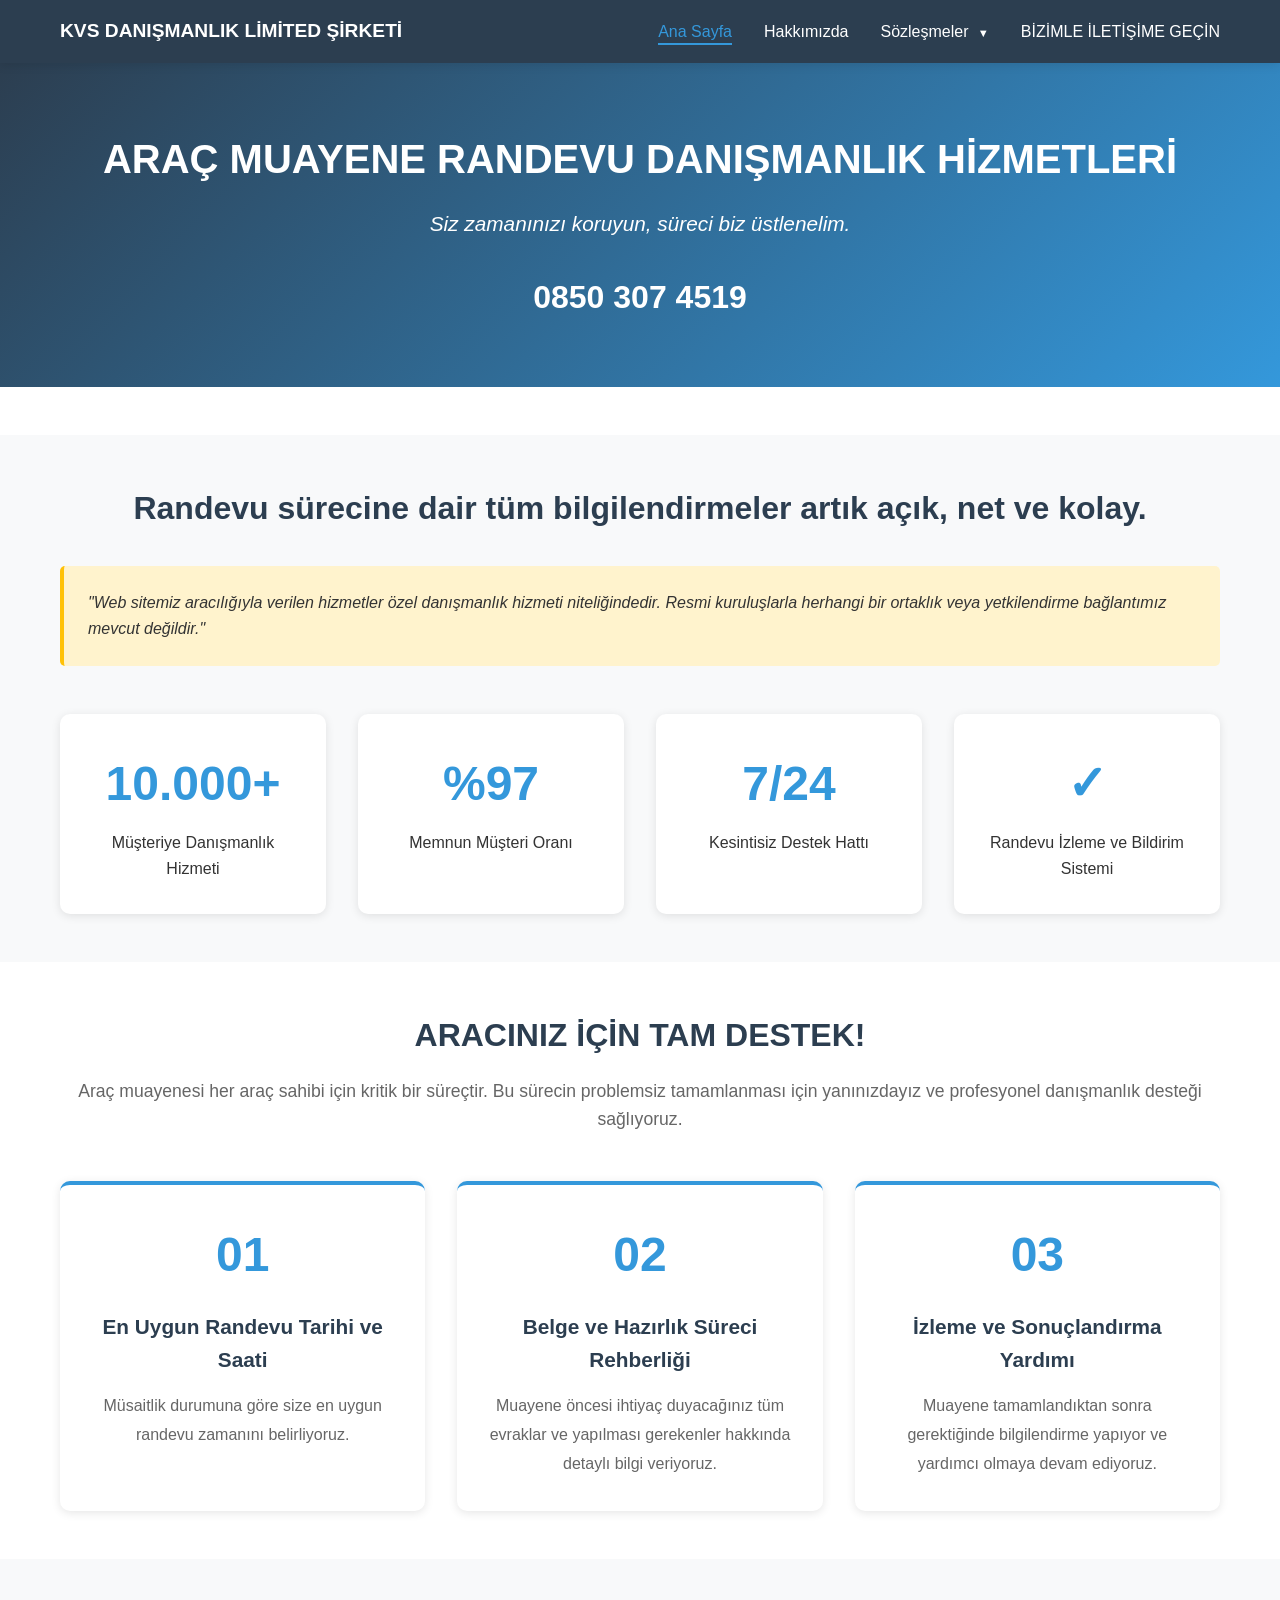
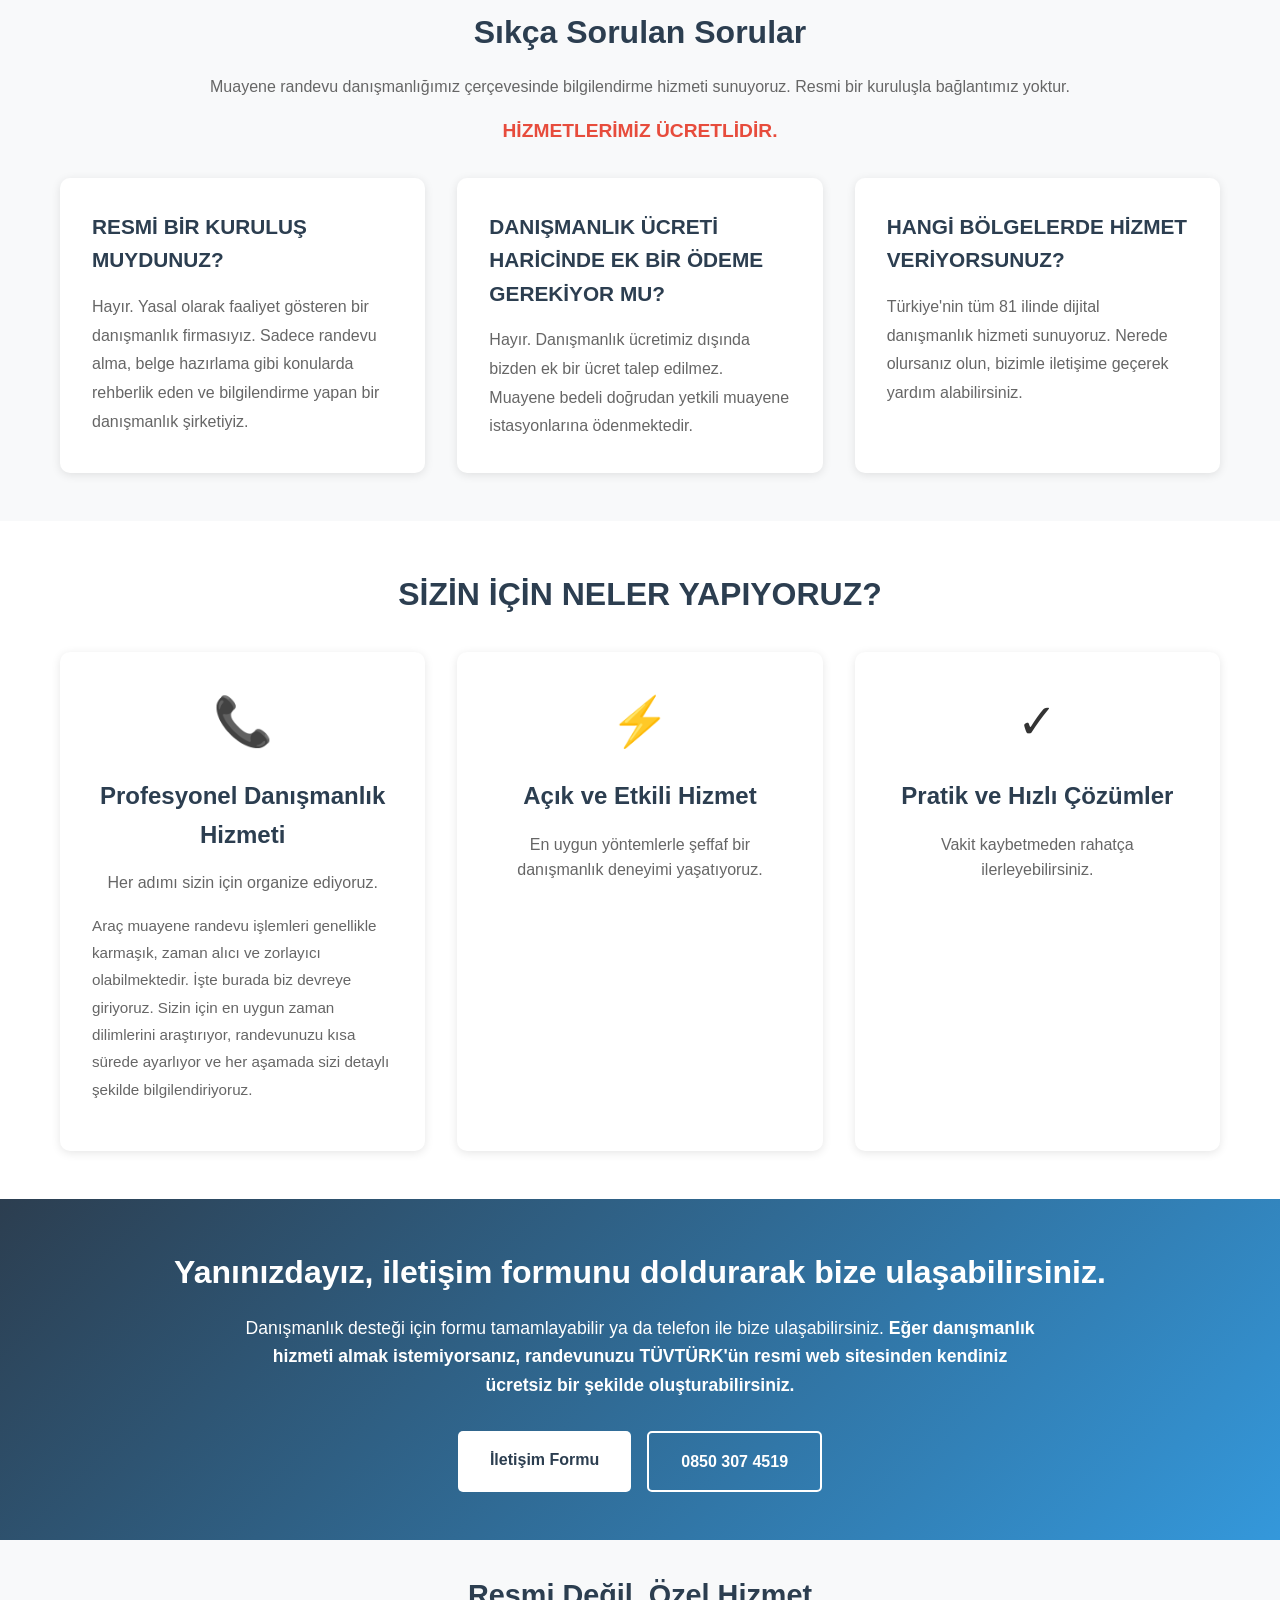
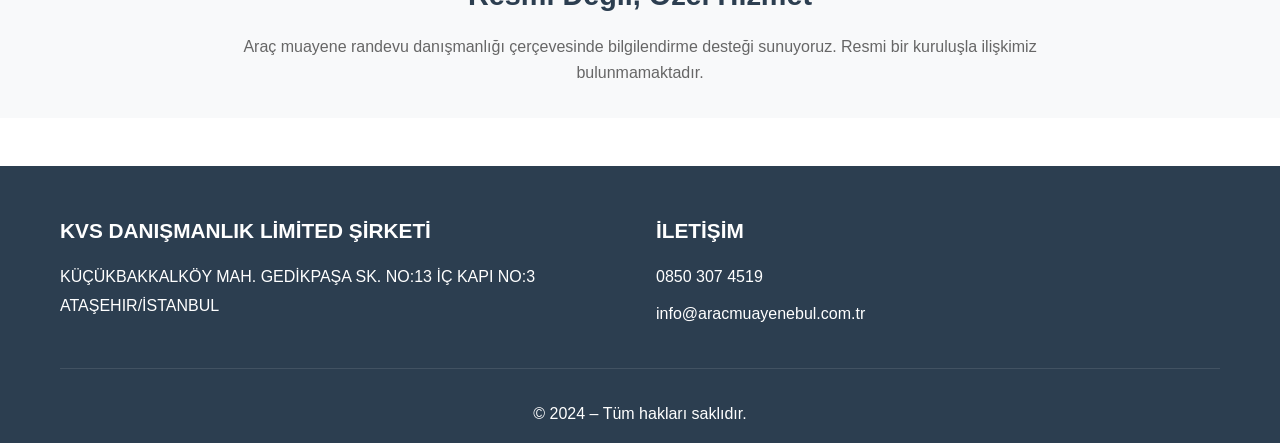
<file: index.html>
<!DOCTYPE html>
<html lang="tr">
<head>
    <meta charset="UTF-8">
    <meta name="viewport" content="width=device-width, initial-scale=1.0">
    <title>Ana Sayfa - Danışmanlık Hizmetleri</title>
    <link rel="stylesheet" href="style.css">
</head>
<body>
    <!-- Header -->
    <header class="header">
        <div class="container">
            <div class="header-content">
                <div class="logo">
                    <h1>KVS DANIŞMANLIK LİMİTED ŞİRKETİ</h1>
                </div>
                <nav class="nav">
                    <button class="menu-toggle" aria-label="Menu">
                        <span></span>
                        <span></span>
                        <span></span>
                    </button>
                    <ul class="nav-menu">
                        <li><a href="index.html" class="active">Ana Sayfa</a></li>
                        <li><a href="hakkimizda.html">Hakkımızda</a></li>
                        <li class="dropdown">
                            <a href="hizmet-sartlari.html">Sözleşmeler <span class="arrow">▼</span></a>
                            <ul class="dropdown-menu">
                                <li><a href="sozlesmeler/hizmet-sartlari.html">Hizmet Şartları</a></li>
                                <li><a href="sozlesmeler/gizlilik-guven.html">Gizlilik ve Güven Sözleşmesi</a></li>
                                <li><a href="sozlesmeler/aydinlatma-metni.html">Aydınlatma Metni ve Veri Korumaya İlişkin Açıklamalar</a></li>
                                <li><a href="sozlesmeler/kisisel-veriler.html">Kişisel Verilerin Korunması ve İşlenmesi Politikası</a></li>
                            </ul>
                        </li>
                        <li><a href="iletisim.html">BİZİMLE İLETİŞİME GEÇİN</a></li>
                    </ul>
                </nav>
            </div>
        </div>
    </header>

    <!-- Hero Section -->
    <section class="hero">
        <div class="container">
            <div class="hero-content">
                <h2>ARAÇ MUAYENE RANDEVU DANIŞMANLIK HİZMETLERİ</h2>
                <p class="hero-subtitle">Siz zamanınızı koruyun, süreci biz üstlenelim.</p>
                <div class="phone-number">
                    <a href="tel:08503074519">0850 307 4519</a>
                </div>
            </div>
        </div>
    </section>

    <!-- Main Content -->
    <main class="main-content">
        <!-- Info Section -->
        <section class="info-section">
            <div class="container">
                <h2>Randevu sürecine dair tüm bilgilendirmeler artık açık, net ve kolay.</h2>
                <div class="notice-box">
                    <p>"Web sitemiz aracılığıyla verilen hizmetler özel danışmanlık hizmeti niteliğindedir. Resmi kuruluşlarla herhangi bir ortaklık veya yetkilendirme bağlantımız mevcut değildir."</p>
                </div>
                
                <div class="stats-grid">
                    <div class="stat-card">
                        <div class="stat-number">10.000+</div>
                        <div class="stat-label">Müşteriye Danışmanlık Hizmeti</div>
                    </div>
                    <div class="stat-card">
                        <div class="stat-number">%97</div>
                        <div class="stat-label">Memnun Müşteri Oranı</div>
                    </div>
                    <div class="stat-card">
                        <div class="stat-number">7/24</div>
                        <div class="stat-label">Kesintisiz Destek Hattı</div>
                    </div>
                    <div class="stat-card">
                        <div class="stat-number">✓</div>
                        <div class="stat-label">Randevu İzleme ve Bildirim Sistemi</div>
                    </div>
                </div>
            </div>
        </section>

        <!-- About Section -->
        <section class="about-section">
            <div class="container">
                <h2>ARACINIZ İÇİN TAM DESTEK!</h2>
                <p class="section-intro">Araç muayenesi her araç sahibi için kritik bir süreçtir. Bu sürecin problemsiz tamamlanması için yanınızdayız ve profesyonel danışmanlık desteği sağlıyoruz.</p>
                
                <div class="process-steps">
                    <div class="step-card">
                        <div class="step-number">01</div>
                        <h3>En Uygun Randevu Tarihi ve Saati</h3>
                        <p>Müsaitlik durumuna göre size en uygun randevu zamanını belirliyoruz.</p>
                    </div>
                    <div class="step-card">
                        <div class="step-number">02</div>
                        <h3>Belge ve Hazırlık Süreci Rehberliği</h3>
                        <p>Muayene öncesi ihtiyaç duyacağınız tüm evraklar ve yapılması gerekenler hakkında detaylı bilgi veriyoruz.</p>
                    </div>
                    <div class="step-card">
                        <div class="step-number">03</div>
                        <h3>İzleme ve Sonuçlandırma Yardımı</h3>
                        <p>Muayene tamamlandıktan sonra gerektiğinde bilgilendirme yapıyor ve yardımcı olmaya devam ediyoruz.</p>
                    </div>
                </div>
            </div>
        </section>

        <!-- FAQ Section -->
        <section class="faq-section">
            <div class="container">
                <h2>Sıkça Sorulan Sorular</h2>
                <p class="faq-intro">Muayene randevu danışmanlığımız çerçevesinde bilgilendirme hizmeti sunuyoruz. Resmi bir kuruluşla bağlantımız yoktur.</p>
                <p class="price-notice"><strong>HİZMETLERİMİZ ÜCRETLİDİR.</strong></p>
                
                <div class="faq-grid">
                    <div class="faq-item">
                        <h3>RESMİ BİR KURULUŞ MUYDUNUZ?</h3>
                        <p>Hayır. Yasal olarak faaliyet gösteren bir danışmanlık firmasıyız. Sadece randevu alma, belge hazırlama gibi konularda rehberlik eden ve bilgilendirme yapan bir danışmanlık şirketiyiz.</p>
                    </div>
                    <div class="faq-item">
                        <h3>DANIŞMANLIK ÜCRETİ HARİCİNDE EK BİR ÖDEME GEREKİYOR MU?</h3>
                        <p>Hayır. Danışmanlık ücretimiz dışında bizden ek bir ücret talep edilmez. Muayene bedeli doğrudan yetkili muayene istasyonlarına ödenmektedir.</p>
                    </div>
                    <div class="faq-item">
                        <h3>HANGİ BÖLGELERDE HİZMET VERİYORSUNUZ?</h3>
                        <p>Türkiye'nin tüm 81 ilinde dijital danışmanlık hizmeti sunuyoruz. Nerede olursanız olun, bizimle iletişime geçerek yardım alabilirsiniz.</p>
                    </div>
                </div>
            </div>
        </section>

        <!-- Services Section -->
        <section class="services-section">
            <div class="container">
                <h2>SİZİN İÇİN NELER YAPIYORUZ?</h2>
                
                <div class="services-grid">
                    <div class="service-card">
                        <div class="service-icon">📞</div>
                        <h3>Profesyonel Danışmanlık Hizmeti</h3>
                        <p>Her adımı sizin için organize ediyoruz.</p>
                        <p class="service-description">Araç muayene randevu işlemleri genellikle karmaşık, zaman alıcı ve zorlayıcı olabilmektedir. İşte burada biz devreye giriyoruz. Sizin için en uygun zaman dilimlerini araştırıyor, randevunuzu kısa sürede ayarlıyor ve her aşamada sizi detaylı şekilde bilgilendiriyoruz.</p>
                    </div>
                    <div class="service-card">
                        <div class="service-icon">⚡</div>
                        <h3>Açık ve Etkili Hizmet</h3>
                        <p>En uygun yöntemlerle şeffaf bir danışmanlık deneyimi yaşatıyoruz.</p>
                    </div>
                    <div class="service-card">
                        <div class="service-icon">✓</div>
                        <h3>Pratik ve Hızlı Çözümler</h3>
                        <p>Vakit kaybetmeden rahatça ilerleyebilirsiniz.</p>
                    </div>
                </div>
            </div>
        </section>

        <!-- Contact CTA Section -->
        <section class="contact-cta">
            <div class="container">
                <h2>Yanınızdayız, iletişim formunu doldurarak bize ulaşabilirsiniz.</h2>
                <p>Danışmanlık desteği için formu tamamlayabilir ya da telefon ile bize ulaşabilirsiniz. <strong>Eğer danışmanlık hizmeti almak istemiyorsanız, randevunuzu TÜVTÜRK'ün resmi web sitesinden kendiniz ücretsiz bir şekilde oluşturabilirsiniz.</strong></p>
                <div class="cta-buttons">
                    <a href="iletisim.html" class="btn btn-primary">İletişim Formu</a>
                    <a href="tel:08503074519" class="btn btn-secondary">0850 307 4519</a>
                </div>
            </div>
        </section>

        <!-- Notice Section -->
        <section class="notice-section">
            <div class="container">
                <h2>Resmi Değil, Özel Hizmet</h2>
                <p>Araç muayene randevu danışmanlığı çerçevesinde bilgilendirme desteği sunuyoruz. Resmi bir kuruluşla ilişkimiz bulunmamaktadır.</p>
            </div>
        </section>
    </main>

    <!-- Footer -->
    <footer class="footer">
        <div class="container">
            <div class="footer-content">
                <div class="footer-section">
                    <h3>KVS DANIŞMANLIK LİMİTED ŞİRKETİ</h3>
                    <p>KÜÇÜKBAKKALKÖY MAH. GEDİKPAŞA SK. NO:13 İÇ KAPI NO:3<br>ATAŞEHIR/İSTANBUL</p>
                </div>
                <div class="footer-section">
                    <h3>İLETİŞİM</h3>
                    <p><a href="tel:08503074519">0850 307 4519</a></p>
                    <p><a href="mailto:info@aracmuayenebul.com.tr">info@aracmuayenebul.com.tr</a></p>
                </div>
            </div>
            <div class="footer-bottom">
                <p>&copy; 2024 – Tüm hakları saklıdır.</p>
            </div>
        </div>
    </footer>

    <script src="script.js"></script>
</body>
</html>
</file>
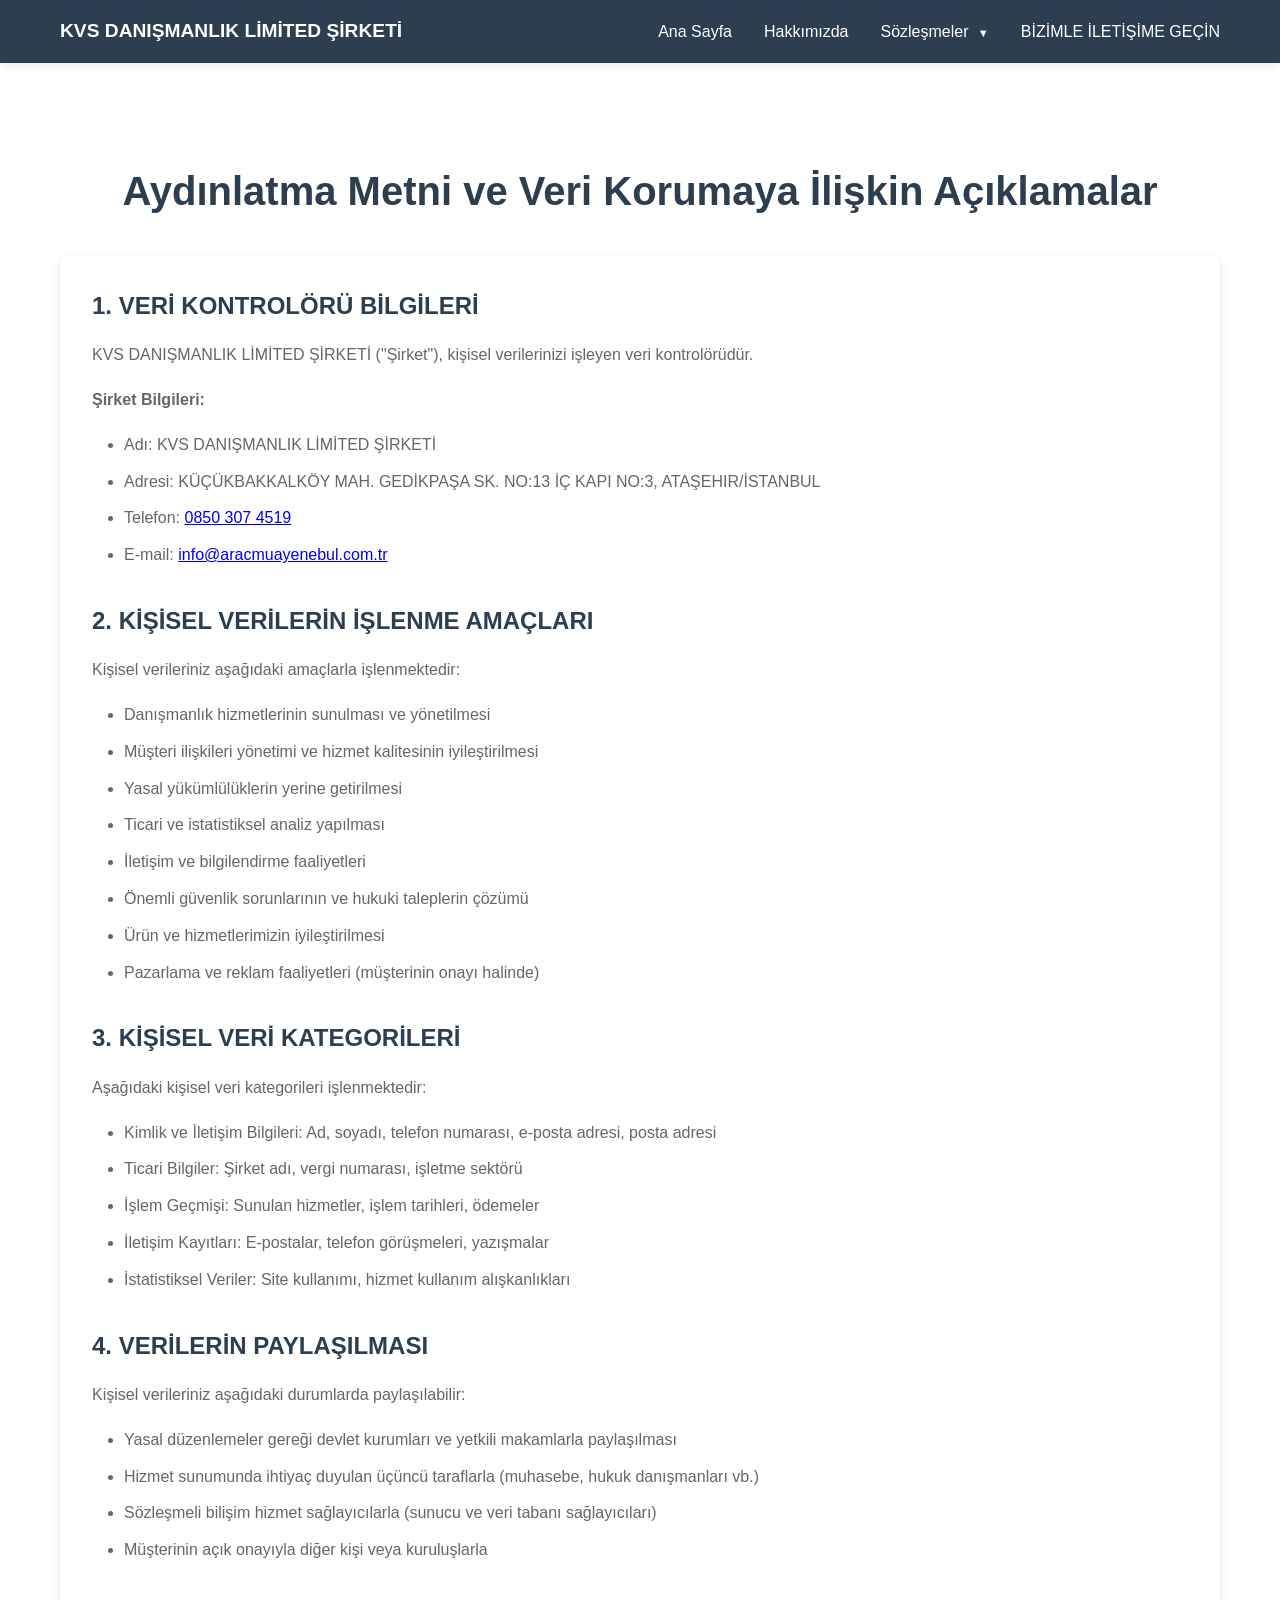
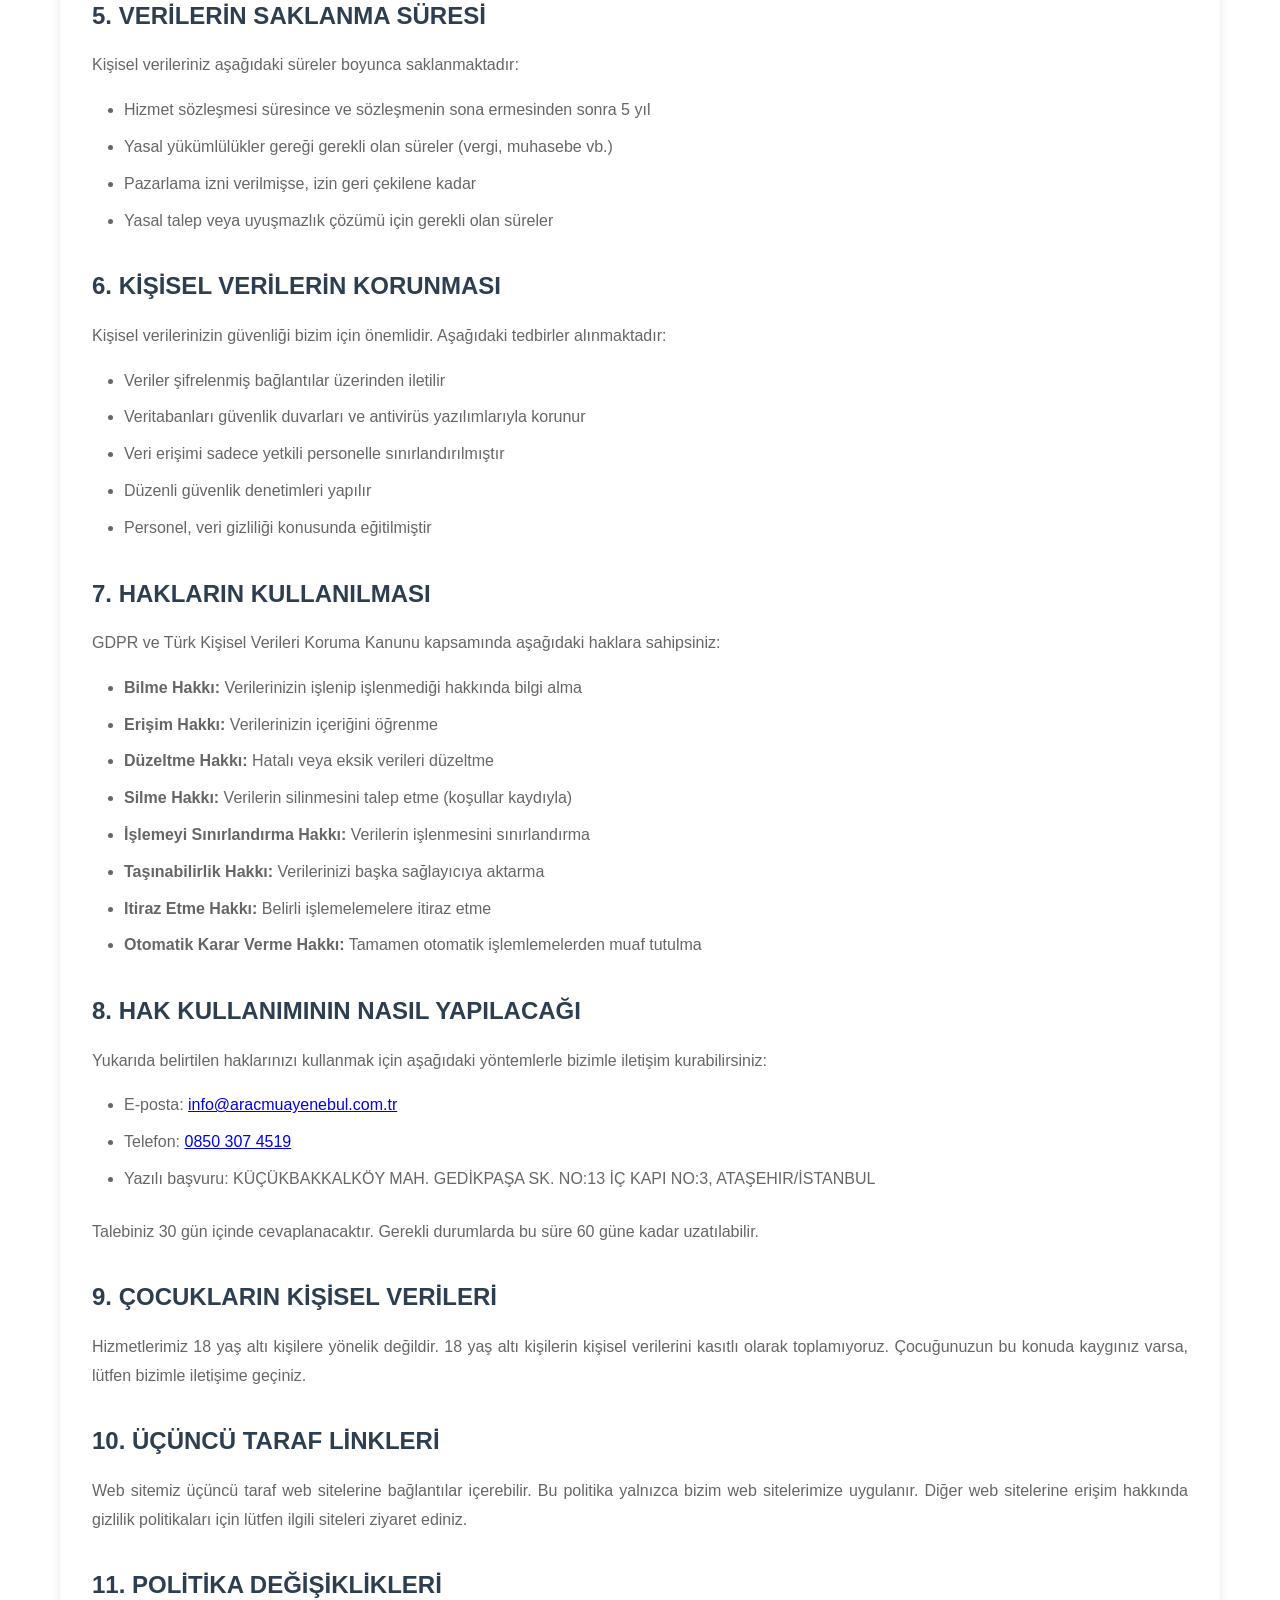
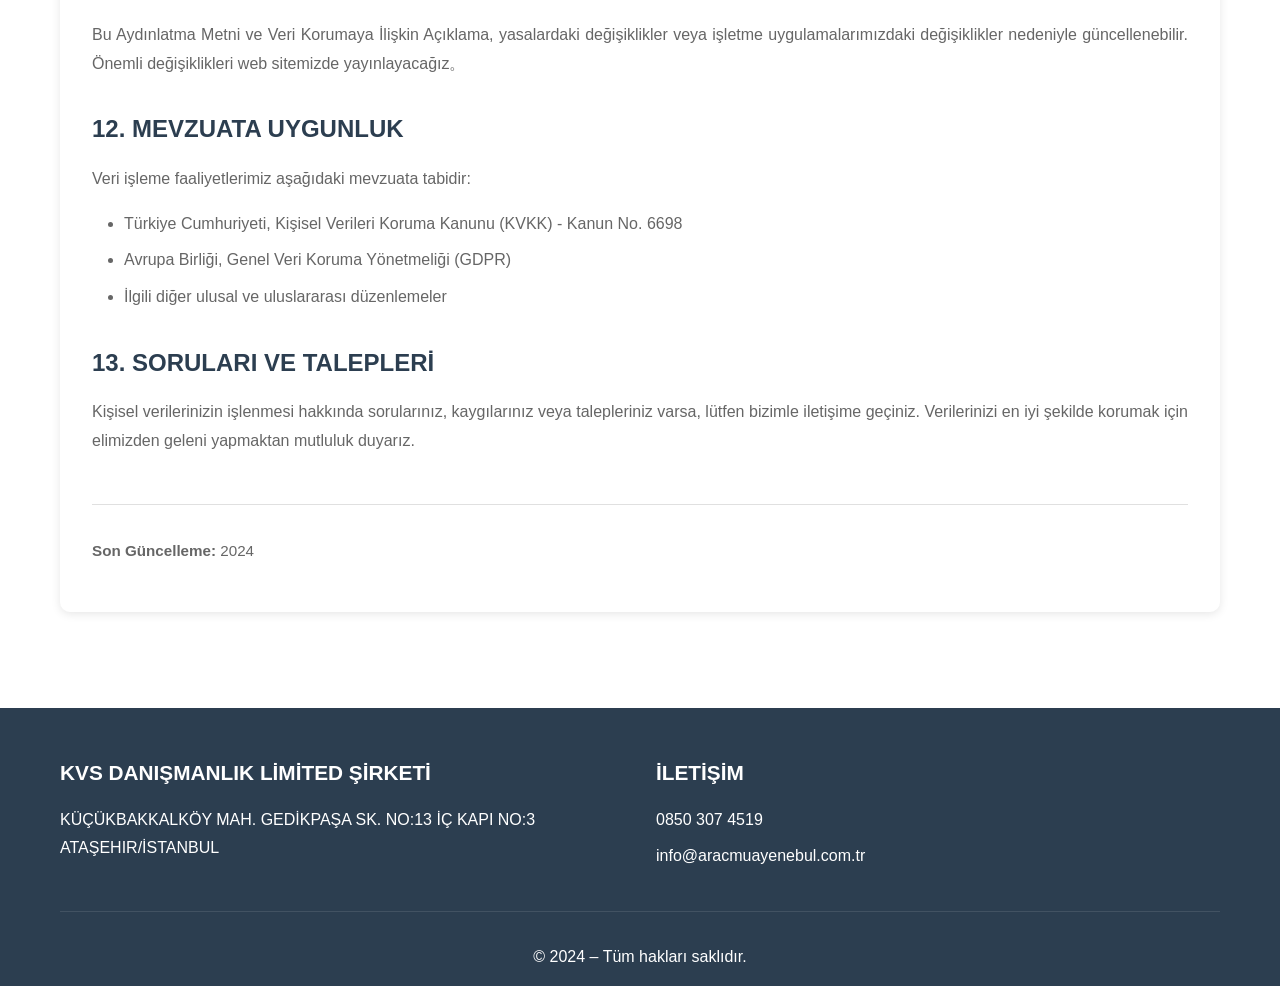
<file: aydinlatma-metni.html>
<!DOCTYPE html>
<html lang="tr">
<head>
    <meta charset="UTF-8">
    <meta name="viewport" content="width=device-width, initial-scale=1.0">
    <title>Aydınlatma Metni - Danışmanlık Hizmetleri</title>
    <link rel="stylesheet" href="style.css">
</head>
<body>
    <!-- Header -->
    <header class="header">
        <div class="container">
            <div class="header-content">
                <div class="logo">
                    <h1>KVS DANIŞMANLIK LİMİTED ŞİRKETİ</h1>
                </div>
                <nav class="nav">
                    <button class="menu-toggle" aria-label="Menu">
                        <span></span>
                        <span></span>
                        <span></span>
                    </button>
                    <ul class="nav-menu">
                        <li><a href="index.html">Ana Sayfa</a></li>
                        <li><a href="hakkimizda.html">Hakkımızda</a></li>
                        <li class="dropdown">
                            <a href="aydinlatma-metni.html">Sözleşmeler <span class="arrow">▼</span></a>
                            <ul class="dropdown-menu">
                                <li><a href="hizmet-sartlari.html">Hizmet Şartları</a></li>
                                <li><a href="gizlilik-guven.html">Gizlilik ve Güven Sözleşmesi</a></li>
                                <li><a href="aydinlatma-metni.html" class="active">Aydınlatma Metni ve Veri Korumaya İlişkin Açıklamalar</a></li>
                                <li><a href="kisisel-veriler.html">Kişisel Verilerin Korunması ve İşlenmesi Politikası</a></li>
                            </ul>
                        </li>
                        <li><a href="iletisim.html">BİZİMLE İLETİŞİME GEÇİN</a></li>
                    </ul>
                </nav>
            </div>
        </div>
    </header>

    <!-- Main Content -->
    <main class="main-content">
        <section class="page-section">
            <div class="container">
                <h1>Aydınlatma Metni ve Veri Korumaya İlişkin Açıklamalar</h1>
                
                <div class="legal-content">
                    <h2>1. VERİ KONTROLÖRÜ BİLGİLERİ</h2>
                    <p>KVS DANIŞMANLIK LİMİTED ŞİRKETİ ("Şirket"), kişisel verilerinizi işleyen veri kontrolörüdür.</p>
                    <p><strong>Şirket Bilgileri:</strong></p>
                    <ul>
                        <li>Adı: KVS DANIŞMANLIK LİMİTED ŞİRKETİ</li>
                        <li>Adresi: KÜÇÜKBAKKALKÖY MAH. GEDİKPAŞA SK. NO:13 İÇ KAPI NO:3, ATAŞEHIR/İSTANBUL</li>
                        <li>Telefon: <a href="tel:08503074519">0850 307 4519</a></li>
                        <li>E-mail: <a href="mailto:info@aracmuayenebul.com.tr">info@aracmuayenebul.com.tr</a></li>
                    </ul>

                    <h2>2. KİŞİSEL VERİLERİN İŞLENME AMAÇLARI</h2>
                    <p>Kişisel verileriniz aşağıdaki amaçlarla işlenmektedir:</p>
                    <ul>
                        <li>Danışmanlık hizmetlerinin sunulması ve yönetilmesi</li>
                        <li>Müşteri ilişkileri yönetimi ve hizmet kalitesinin iyileştirilmesi</li>
                        <li>Yasal yükümlülüklerin yerine getirilmesi</li>
                        <li>Ticari ve istatistiksel analiz yapılması</li>
                        <li>İletişim ve bilgilendirme faaliyetleri</li>
                        <li>Önemli güvenlik sorunlarının ve hukuki taleplerin çözümü</li>
                        <li>Ürün ve hizmetlerimizin iyileştirilmesi</li>
                        <li>Pazarlama ve reklam faaliyetleri (müşterinin onayı halinde)</li>
                    </ul>

                    <h2>3. KİŞİSEL VERİ KATEGORİLERİ</h2>
                    <p>Aşağıdaki kişisel veri kategorileri işlenmektedir:</p>
                    <ul>
                        <li>Kimlik ve İletişim Bilgileri: Ad, soyadı, telefon numarası, e-posta adresi, posta adresi</li>
                        <li>Ticari Bilgiler: Şirket adı, vergi numarası, işletme sektörü</li>
                        <li>İşlem Geçmişi: Sunulan hizmetler, işlem tarihleri, ödemeler</li>
                        <li>İletişim Kayıtları: E-postalar, telefon görüşmeleri, yazışmalar</li>
                        <li>İstatistiksel Veriler: Site kullanımı, hizmet kullanım alışkanlıkları</li>
                    </ul>

                    <h2>4. VERİLERİN PAYLAŞILMASI</h2>
                    <p>Kişisel verileriniz aşağıdaki durumlarda paylaşılabilir:</p>
                    <ul>
                        <li>Yasal düzenlemeler gereği devlet kurumları ve yetkili makamlarla paylaşılması</li>
                        <li>Hizmet sunumunda ihtiyaç duyulan üçüncü taraflarla (muhasebe, hukuk danışmanları vb.)</li>
                        <li>Sözleşmeli bilişim hizmet sağlayıcılarla (sunucu ve veri tabanı sağlayıcıları)</li>
                        <li>Müşterinin açık onayıyla diğer kişi veya kuruluşlarla</li>
                    </ul>

                    <h2>5. VERİLERİN SAKLANMA SÜRESİ</h2>
                    <p>Kişisel verileriniz aşağıdaki süreler boyunca saklanmaktadır:</p>
                    <ul>
                        <li>Hizmet sözleşmesi süresince ve sözleşmenin sona ermesinden sonra 5 yıl</li>
                        <li>Yasal yükümlülükler gereği gerekli olan süreler (vergi, muhasebe vb.)</li>
                        <li>Pazarlama izni verilmişse, izin geri çekilene kadar</li>
                        <li>Yasal talep veya uyuşmazlık çözümü için gerekli olan süreler</li>
                    </ul>

                    <h2>6. KİŞİSEL VERİLERİN KORUNMASI</h2>
                    <p>Kişisel verilerinizin güvenliği bizim için önemlidir. Aşağıdaki tedbirler alınmaktadır:</p>
                    <ul>
                        <li>Veriler şifrelenmiş bağlantılar üzerinden iletilir</li>
                        <li>Veritabanları güvenlik duvarları ve antivirüs yazılımlarıyla korunur</li>
                        <li>Veri erişimi sadece yetkili personelle sınırlandırılmıştır</li>
                        <li>Düzenli güvenlik denetimleri yapılır</li>
                        <li>Personel, veri gizliliği konusunda eğitilmiştir</li>
                    </ul>

                    <h2>7. HAKLARIN KULLANILMASI</h2>
                    <p>GDPR ve Türk Kişisel Verileri Koruma Kanunu kapsamında aşağıdaki haklara sahipsiniz:</p>
                    <ul>
                        <li><strong>Bilme Hakkı:</strong> Verilerinizin işlenip işlenmediği hakkında bilgi alma</li>
                        <li><strong>Erişim Hakkı:</strong> Verilerinizin içeriğini öğrenme</li>
                        <li><strong>Düzeltme Hakkı:</strong> Hatalı veya eksik verileri düzeltme</li>
                        <li><strong>Silme Hakkı:</strong> Verilerin silinmesini talep etme (koşullar kaydıyla)</li>
                        <li><strong>İşlemeyi Sınırlandırma Hakkı:</strong> Verilerin işlenmesini sınırlandırma</li>
                        <li><strong>Taşınabilirlik Hakkı:</strong> Verilerinizi başka sağlayıcıya aktarma</li>
                        <li><strong>Itiraz Etme Hakkı:</strong> Belirli işlemelemelere itiraz etme</li>
                        <li><strong>Otomatik Karar Verme Hakkı:</strong> Tamamen otomatik işlemlemelerden muaf tutulma</li>
                    </ul>

                    <h2>8. HAK KULLANIMININ NASIL YAPILACAĞI</h2>
                    <p>Yukarıda belirtilen haklarınızı kullanmak için aşağıdaki yöntemlerle bizimle iletişim kurabilirsiniz:</p>
                    <ul>
                        <li>E-posta: <a href="mailto:info@aracmuayenebul.com.tr">info@aracmuayenebul.com.tr</a></li>
                        <li>Telefon: <a href="tel:08503074519">0850 307 4519</a></li>
                        <li>Yazılı başvuru: KÜÇÜKBAKKALKÖY MAH. GEDİKPAŞA SK. NO:13 İÇ KAPI NO:3, ATAŞEHIR/İSTANBUL</li>
                    </ul>
                    <p>Talebiniz 30 gün içinde cevaplanacaktır. Gerekli durumlarda bu süre 60 güne kadar uzatılabilir.</p>

                    <h2>9. ÇOCUKLARIN KİŞİSEL VERİLERİ</h2>
                    <p>Hizmetlerimiz 18 yaş altı kişilere yönelik değildir. 18 yaş altı kişilerin kişisel verilerini kasıtlı olarak toplamıyoruz. Çocuğunuzun bu konuda kaygınız varsa, lütfen bizimle iletişime geçiniz.</p>

                    <h2>10. ÜÇÜNCÜ TARAF LİNKLERİ</h2>
                    <p>Web sitemiz üçüncü taraf web sitelerine bağlantılar içerebilir. Bu politika yalnızca bizim web sitelerimize uygulanır. Diğer web sitelerine erişim hakkında gizlilik politikaları için lütfen ilgili siteleri ziyaret ediniz.</p>

                    <h2>11. POLİTİKA DEĞİŞİKLİKLERİ</h2>
                    <p>Bu Aydınlatma Metni ve Veri Korumaya İlişkin Açıklama, yasalardaki değişiklikler veya işletme uygulamalarımızdaki değişiklikler nedeniyle güncellenebilir. Önemli değişiklikleri web sitemizde yayınlayacağız。</p>

                    <h2>12. MEVZUATA UYGUNLUK</h2>
                    <p>Veri işleme faaliyetlerimiz aşağıdaki mevzuata tabidir:</p>
                    <ul>
                        <li>Türkiye Cumhuriyeti, Kişisel Verileri Koruma Kanunu (KVKK) - Kanun No. 6698</li>
                        <li>Avrupa Birliği, Genel Veri Koruma Yönetmeliği (GDPR)</li>
                        <li>İlgili diğer ulusal ve uluslararası düzenlemeler</li>
                    </ul>

                    <h2>13. SORULARI VE TALEPLERİ</h2>
                    <p>Kişisel verilerinizin işlenmesi hakkında sorularınız, kaygılarınız veya talepleriniz varsa, lütfen bizimle iletişime geçiniz. Verilerinizi en iyi şekilde korumak için elimizden geleni yapmaktan mutluluk duyarız.</p>

                    <p class="legal-footer"><strong>Son Güncelleme:</strong> 2024</p>
                </div>
            </div>
        </section>
    </main>

    <!-- Footer -->
    <footer class="footer">
        <div class="container">
            <div class="footer-content">
                <div class="footer-section">
                    <h3>KVS DANIŞMANLIK LİMİTED ŞİRKETİ</h3>
                    <p>KÜÇÜKBAKKALKÖY MAH. GEDİKPAŞA SK. NO:13 İÇ KAPI NO:3<br>ATAŞEHIR/İSTANBUL</p>
                </div>
                <div class="footer-section">
                    <h3>İLETİŞİM</h3>
                    <p><a href="tel:08503074519">0850 307 4519</a></p>
                    <p><a href="mailto:info@aracmuayenebul.com.tr">info@aracmuayenebul.com.tr</a></p>
                </div>
            </div>
            <div class="footer-bottom">
                <p>&copy; 2024 – Tüm hakları saklıdır.</p>
            </div>
        </div>
    </footer>

    <script src="script.js"></script>
</body>
</html>
</file>
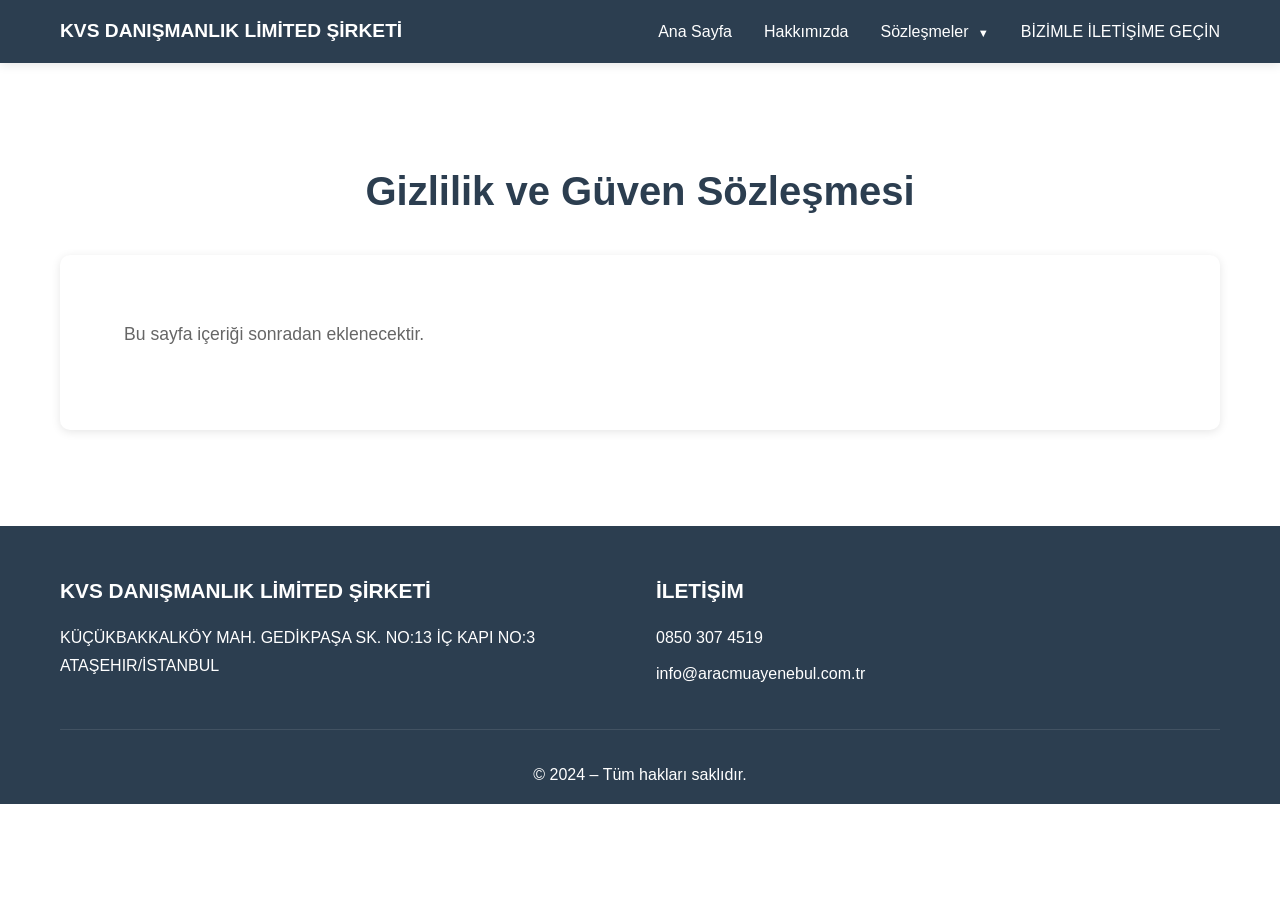
<file: gizlilik-guven.html>
<!DOCTYPE html>
<html lang="tr">
<head>
    <meta charset="UTF-8">
    <meta name="viewport" content="width=device-width, initial-scale=1.0">
    <title>Gizlilik ve Güven Sözleşmesi - Danışmanlık Hizmetleri</title>
    <link rel="stylesheet" href="style.css">
</head>
<body>
    <!-- Header -->
    <header class="header">
        <div class="container">
            <div class="header-content">
                <div class="logo">
                    <h1>KVS DANIŞMANLIK LİMİTED ŞİRKETİ</h1>
                </div>
                <nav class="nav">
                    <button class="menu-toggle" aria-label="Menu">
                        <span></span>
                        <span></span>
                        <span></span>
                    </button>
                    <ul class="nav-menu">
                        <li><a href="index.html">Ana Sayfa</a></li>
                        <li><a href="hakkimizda.html">Hakkımızda</a></li>
                        <li class="dropdown">
                            <a href="gizlilik-guven.html">Sözleşmeler <span class="arrow">▼</span></a>
                            <ul class="dropdown-menu">
                                <li><a href="hizmet-sartlari.html">Hizmet Şartları</a></li>
                                <li><a href="gizlilik-guven.html" class="active">Gizlilik ve Güven Sözleşmesi</a></li>
                                <li><a href="aydinlatma-metni.html">Aydınlatma Metni ve Veri Korumaya İlişkin Açıklamalar</a></li>
                                <li><a href="kisisel-veriler.html">Kişisel Verilerin Korunması ve İşlenmesi Politikası</a></li>
                            </ul>
                        </li>
                        <li><a href="iletisim.html">BİZİMLE İLETİŞİME GEÇİN</a></li>
                    </ul>
                </nav>
            </div>
        </div>
    </header>

    <!-- Main Content -->
    <main class="main-content">
        <section class="page-section">
            <div class="container">
                <h1>Gizlilik ve Güven Sözleşmesi</h1>
                
                <div class="legal-content">
                    <p class="legal-intro">Bu sayfa içeriği sonradan eklenecektir.</p>
                </div>
            </div>
        </section>
    </main>

    <!-- Footer -->
    <footer class="footer">
        <div class="container">
            <div class="footer-content">
                <div class="footer-section">
                    <h3>KVS DANIŞMANLIK LİMİTED ŞİRKETİ</h3>
                    <p>KÜÇÜKBAKKALKÖY MAH. GEDİKPAŞA SK. NO:13 İÇ KAPI NO:3<br>ATAŞEHIR/İSTANBUL</p>
                </div>
                <div class="footer-section">
                    <h3>İLETİŞİM</h3>
                    <p><a href="tel:08503074519">0850 307 4519</a></p>
                    <p><a href="mailto:info@aracmuayenebul.com.tr">info@aracmuayenebul.com.tr</a></p>
                </div>
            </div>
            <div class="footer-bottom">
                <p>&copy; 2024 – Tüm hakları saklıdır.</p>
            </div>
        </div>
    </footer>

    <script src="script.js"></script>
</body>
</html>
</file>
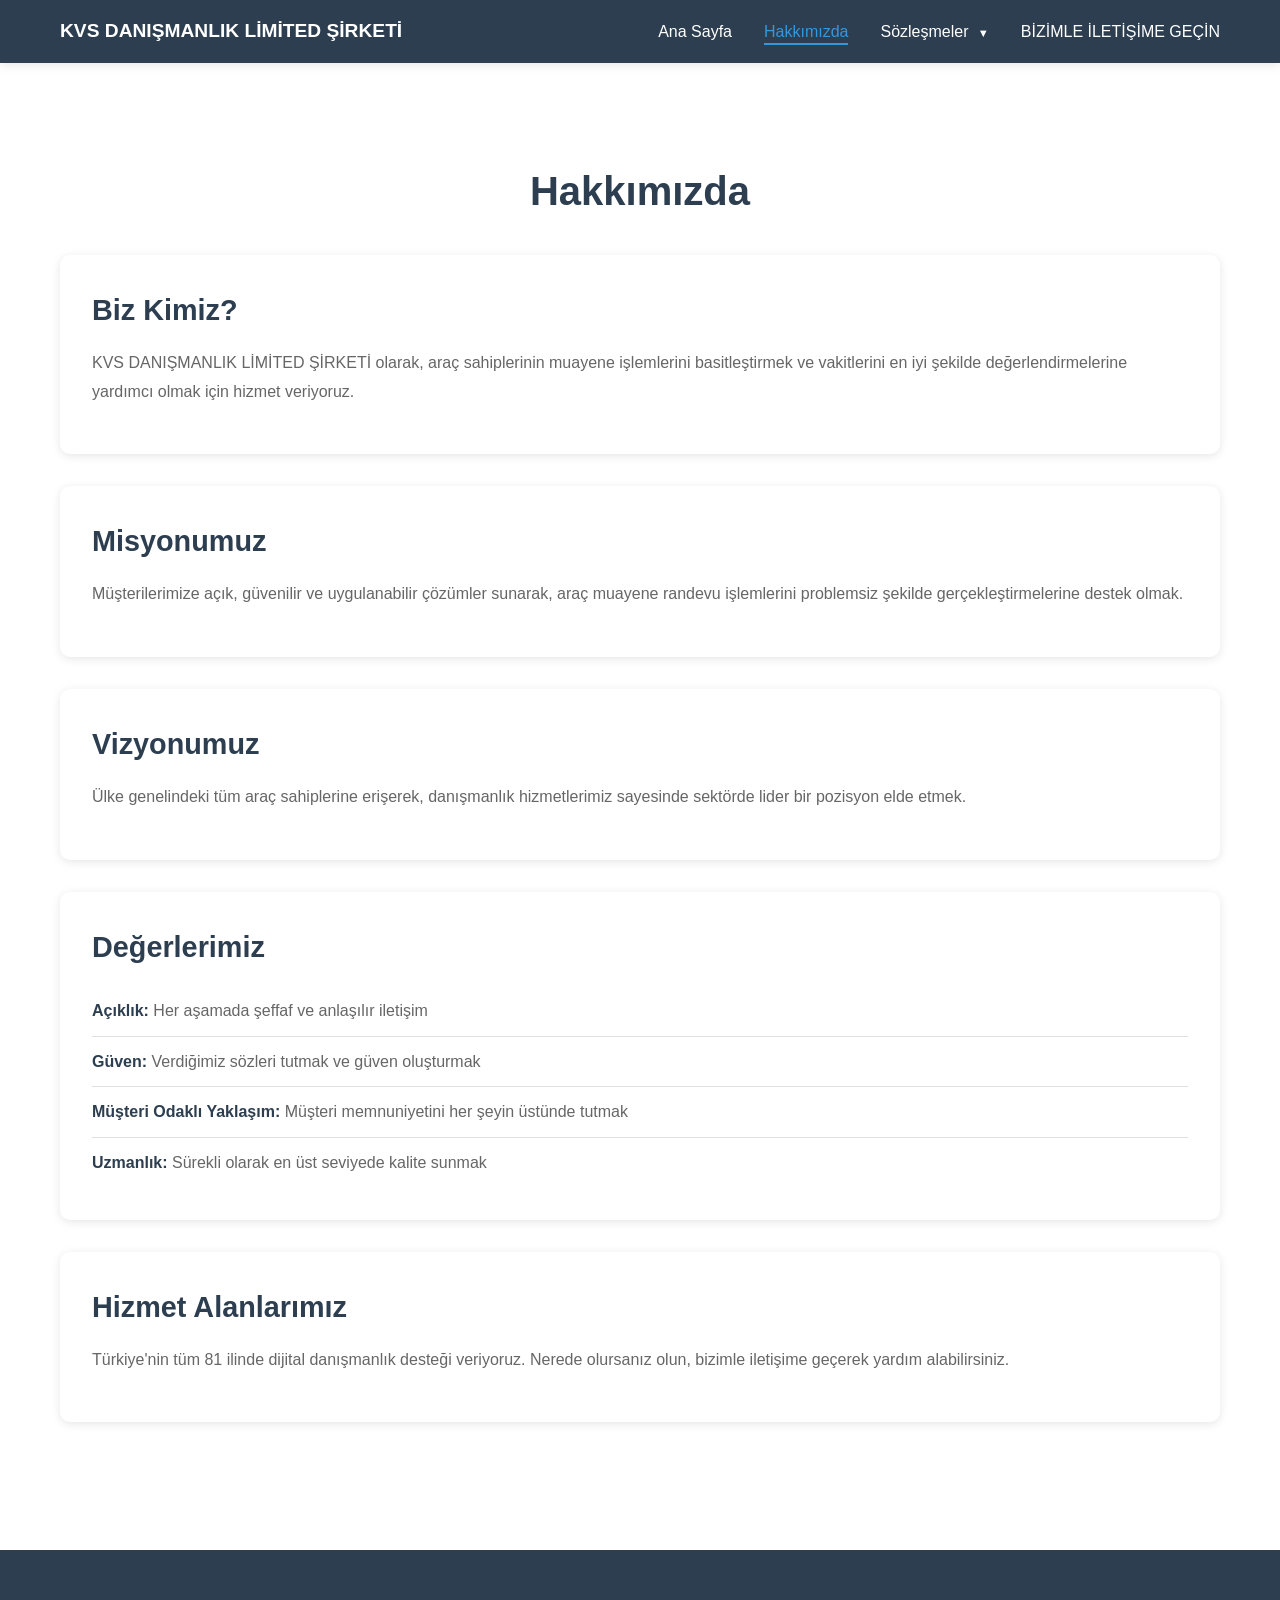
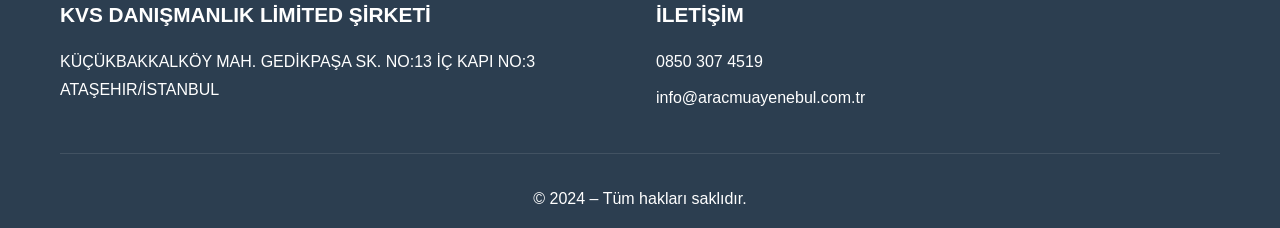
<file: hakkimizda.html>
<!DOCTYPE html>
<html lang="tr">
<head>
    <meta charset="UTF-8">
    <meta name="viewport" content="width=device-width, initial-scale=1.0">
    <title>Hakkımızda - Danışmanlık Hizmetleri</title>
    <link rel="stylesheet" href="style.css">
</head>
<body>
    <!-- Header -->
    <header class="header">
        <div class="container">
            <div class="header-content">
                <div class="logo">
                    <h1>KVS DANIŞMANLIK LİMİTED ŞİRKETİ</h1>
                </div>
                <nav class="nav">
                    <button class="menu-toggle" aria-label="Menu">
                        <span></span>
                        <span></span>
                        <span></span>
                    </button>
                    <ul class="nav-menu">
                        <li><a href="index.html">Ana Sayfa</a></li>
                        <li><a href="hakkimizda.html" class="active">Hakkımızda</a></li>
                        <li class="dropdown">
                            <a href="sozlesmeler/hizmet-sartlari.html">Sözleşmeler <span class="arrow">▼</span></a>
                            <ul class="dropdown-menu">
                                <li><a href="sozlesmeler/hizmet-sartlari.html">Hizmet Şartları</a></li>
                                <li><a href="sozlesmeler/gizlilik-guven.html">Gizlilik ve Güven Sözleşmesi</a></li>
                                <li><a href="sozlesmeler/aydinlatma-metni.html">Aydınlatma Metni ve Veri Korumaya İlişkin Açıklamalar</a></li>
                                <li><a href="sozlesmeler/kisisel-veriler.html">Kişisel Verilerin Korunması ve İşlenmesi Politikası</a></li>
                            </ul>
                        </li>
                        <li><a href="iletisim.html">BİZİMLE İLETİŞİME GEÇİN</a></li>
                    </ul>
                </nav>
            </div>
        </div>
    </header>

    <!-- Main Content -->
    <main class="main-content">
        <section class="page-section">
            <div class="container">
                <h1>Hakkımızda</h1>
                
                <div class="content-block">
                    <h2>Biz Kimiz?</h2>
                    <p>KVS DANIŞMANLIK LİMİTED ŞİRKETİ olarak, araç sahiplerinin muayene işlemlerini basitleştirmek ve vakitlerini en iyi şekilde değerlendirmelerine yardımcı olmak için hizmet veriyoruz.</p>
                </div>

                <div class="content-block">
                    <h2>Misyonumuz</h2>
                    <p>Müşterilerimize açık, güvenilir ve uygulanabilir çözümler sunarak, araç muayene randevu işlemlerini problemsiz şekilde gerçekleştirmelerine destek olmak.</p>
                </div>

                <div class="content-block">
                    <h2>Vizyonumuz</h2>
                    <p>Ülke genelindeki tüm araç sahiplerine erişerek, danışmanlık hizmetlerimiz sayesinde sektörde lider bir pozisyon elde etmek.</p>
                </div>

                <div class="content-block">
                    <h2>Değerlerimiz</h2>
                    <ul class="values-list">
                        <li><strong>Açıklık:</strong> Her aşamada şeffaf ve anlaşılır iletişim</li>
                        <li><strong>Güven:</strong> Verdiğimiz sözleri tutmak ve güven oluşturmak</li>
                        <li><strong>Müşteri Odaklı Yaklaşım:</strong> Müşteri memnuniyetini her şeyin üstünde tutmak</li>
                        <li><strong>Uzmanlık:</strong> Sürekli olarak en üst seviyede kalite sunmak</li>
                    </ul>
                </div>

                <div class="content-block">
                    <h2>Hizmet Alanlarımız</h2>
                    <p>Türkiye'nin tüm 81 ilinde dijital danışmanlık desteği veriyoruz. Nerede olursanız olun, bizimle iletişime geçerek yardım alabilirsiniz.</p>
                </div>
            </div>
        </section>
    </main>

    <!-- Footer -->
    <footer class="footer">
        <div class="container">
            <div class="footer-content">
                <div class="footer-section">
                    <h3>KVS DANIŞMANLIK LİMİTED ŞİRKETİ</h3>
                    <p>KÜÇÜKBAKKALKÖY MAH. GEDİKPAŞA SK. NO:13 İÇ KAPI NO:3<br>ATAŞEHIR/İSTANBUL</p>
                </div>
                <div class="footer-section">
                    <h3>İLETİŞİM</h3>
                    <p><a href="tel:08503074519">0850 307 4519</a></p>
                    <p><a href="mailto:info@aracmuayenebul.com.tr">info@aracmuayenebul.com.tr</a></p>
                </div>
            </div>
            <div class="footer-bottom">
                <p>&copy; 2024 – Tüm hakları saklıdır.</p>
            </div>
        </div>
    </footer>

    <script src="script.js"></script>
</body>
</html>
</file>
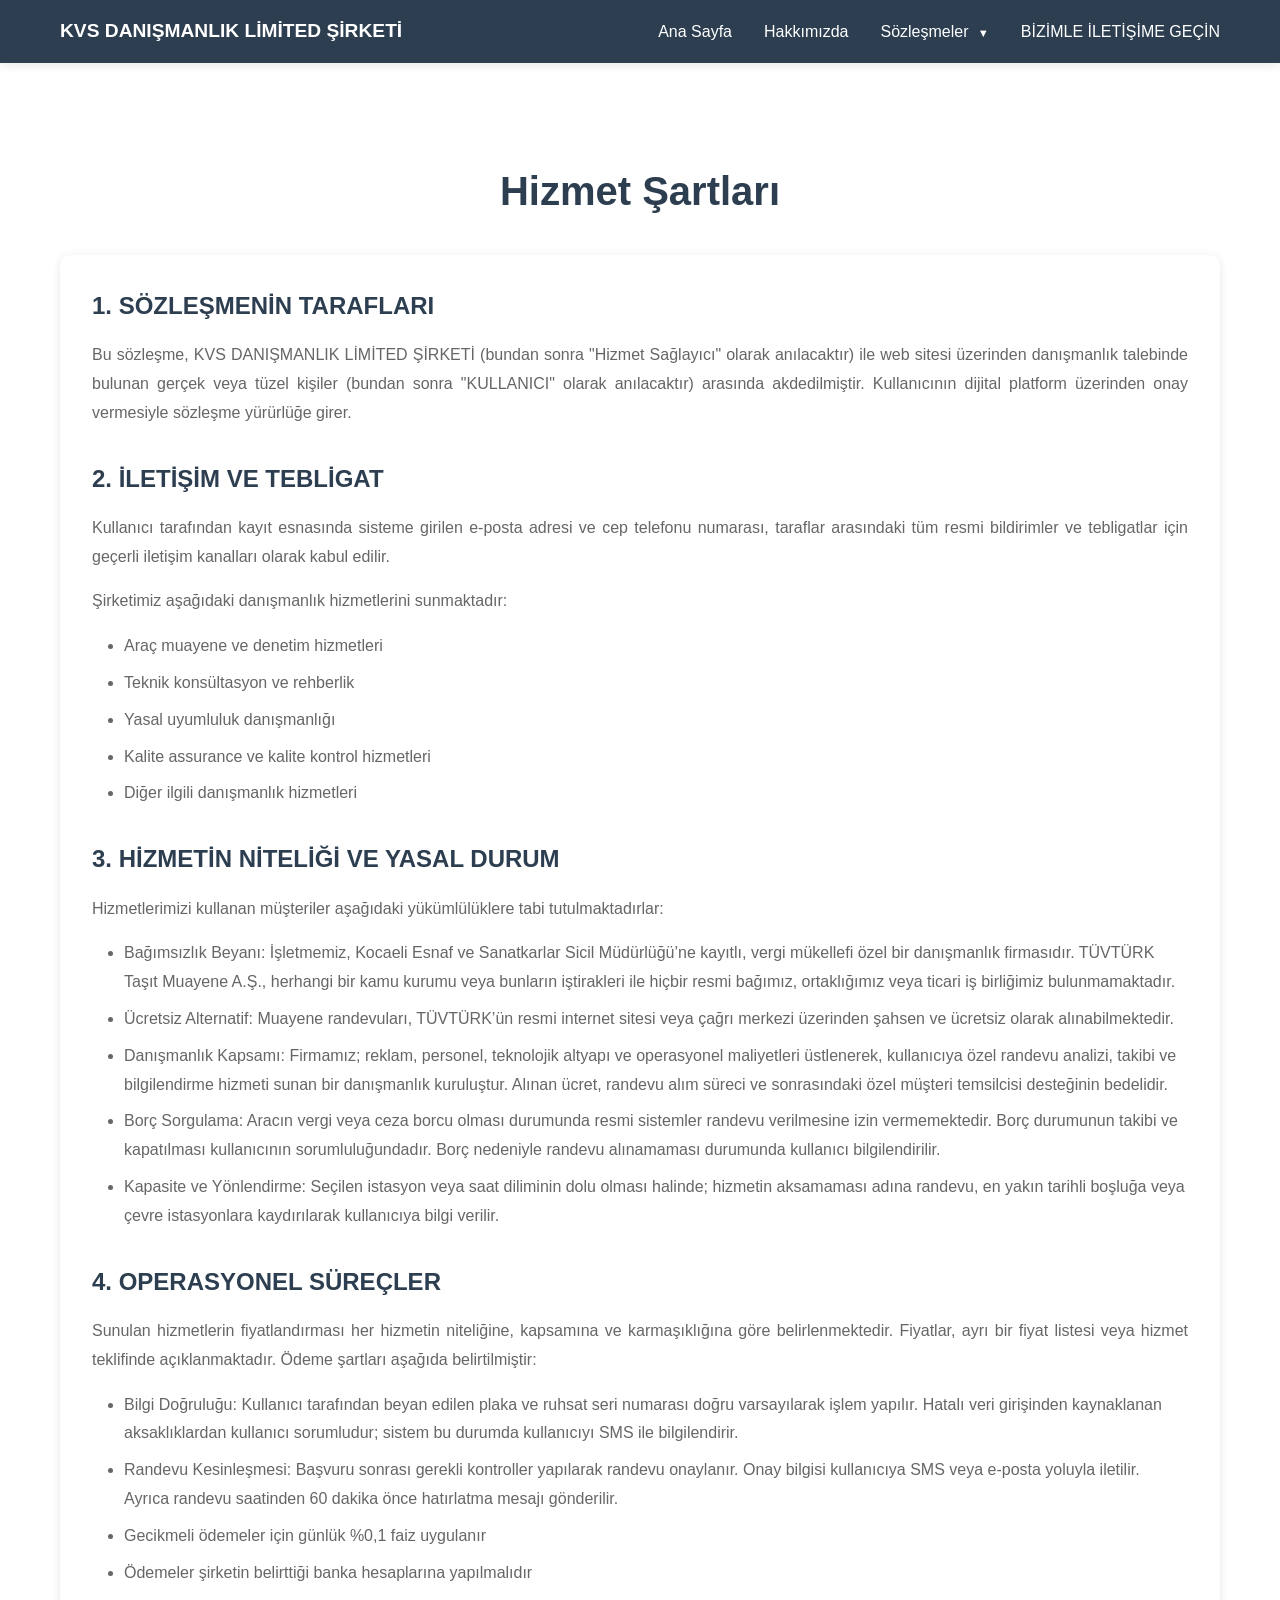
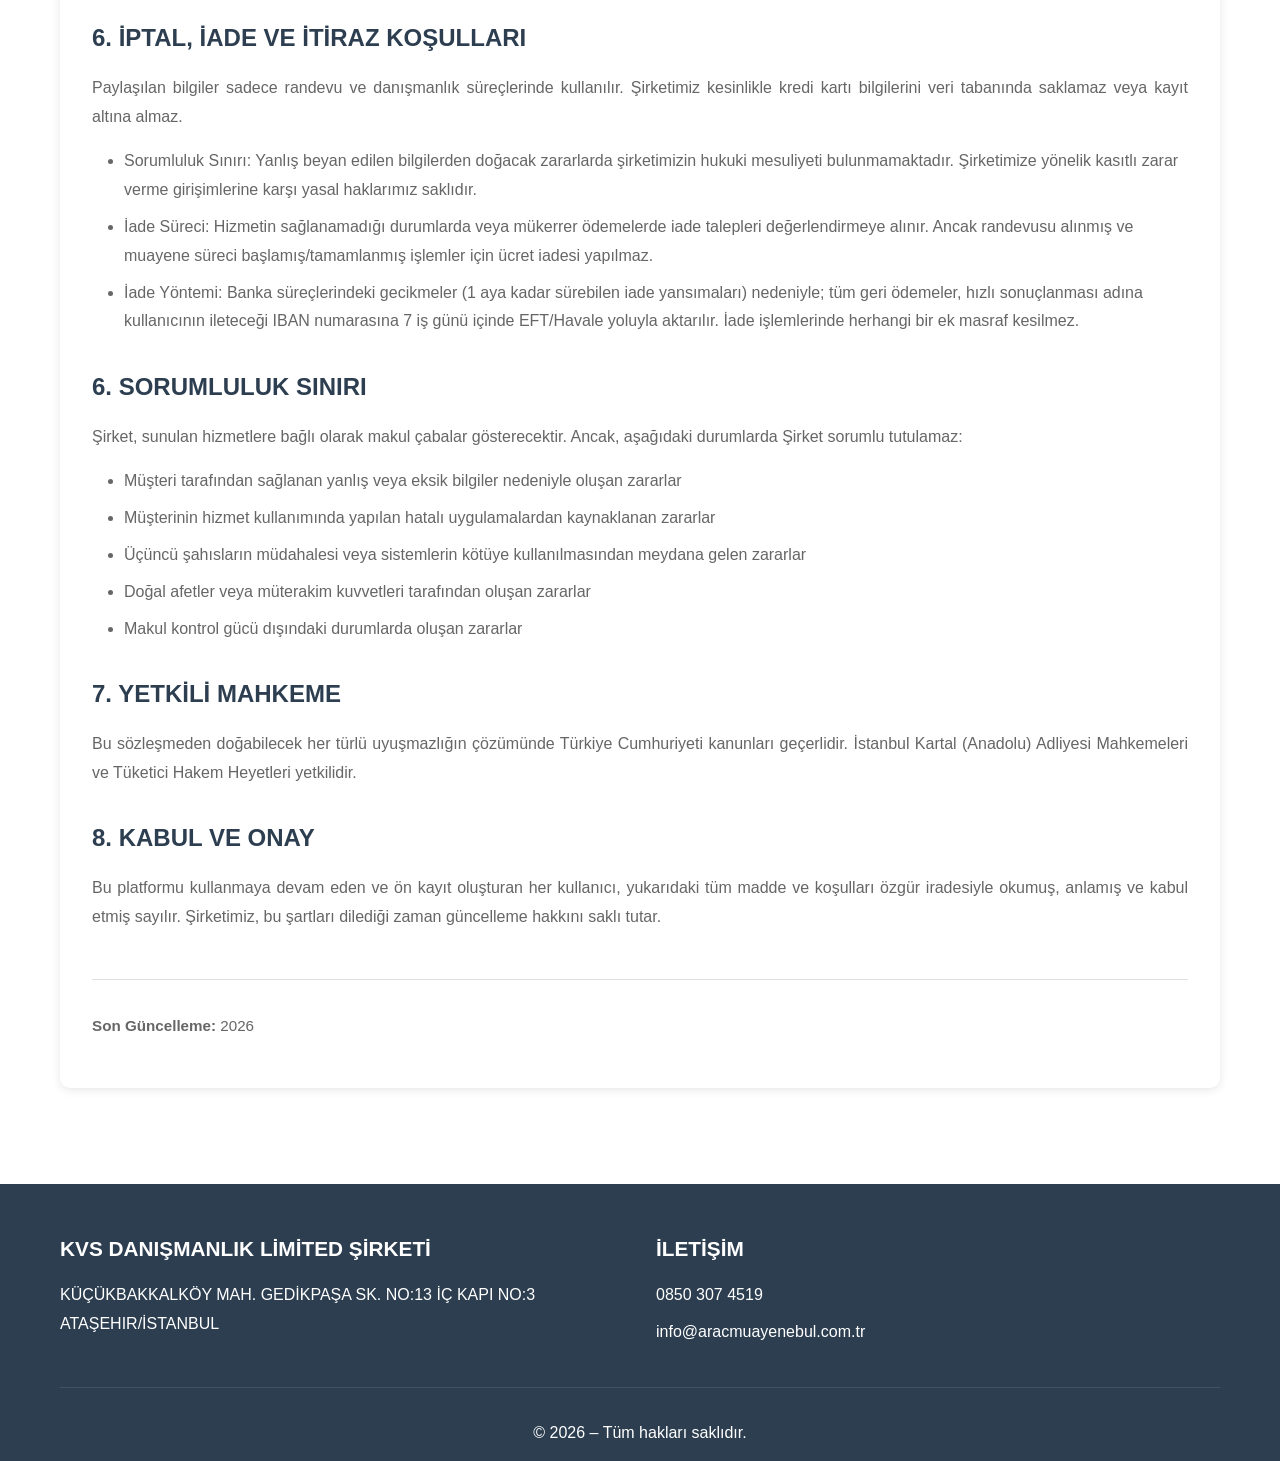
<file: hizmet-sartlari.html>
<!DOCTYPE html>
<html lang="tr">
<head>
    <meta charset="UTF-8">
    <meta name="viewport" content="width=device-width, initial-scale=1.0">
    <title>Hizmet Şartları - Danışmanlık Hizmetleri</title>
    <link rel="stylesheet" href="style.css">
</head>
<body>
    <!-- Header -->
    <header class="header">
        <div class="container">
            <div class="header-content">
                <div class="logo">
                    <h1>KVS DANIŞMANLIK LİMİTED ŞİRKETİ</h1>
                </div>
                <nav class="nav">
                    <button class="menu-toggle" aria-label="Menu">
                        <span></span>
                        <span></span>
                        <span></span>
                    </button>
                    <ul class="nav-menu">
                        <li><a href="index.html">Ana Sayfa</a></li>
                        <li><a href="hakkimizda.html">Hakkımızda</a></li>
                        <li class="dropdown">
                            <a href="hizmet-sartlari.html">Sözleşmeler <span class="arrow">▼</span></a>
                            <ul class="dropdown-menu">
                                <li><a href="hizmet-sartlari.html" class="active">Hizmet Şartları</a></li>
                                <li><a href="gizlilik-guven.html">Gizlilik ve Güven Sözleşmesi</a></li>
                                <li><a href="aydinlatma-metni.html">Aydınlatma Metni ve Veri Korumaya İlişkin Açıklamalar</a></li>
                                <li><a href="kisisel-veriler.html">Kişisel Verilerin Korunması ve İşlenmesi Politikası</a></li>
                            </ul>
                        </li>
                        <li><a href="iletisim.html">BİZİMLE İLETİŞİME GEÇİN</a></li>
                    </ul>
                </nav>
            </div>
        </div>
    </header>

    <!-- Main Content -->
    <main class="main-content">
        <section class="page-section">
            <div class="container">
                <h1>Hizmet Şartları</h1>
                
                <div class="legal-content">
                    <h2>1. SÖZLEŞMENİN TARAFLARI</h2>
                    <p>Bu sözleşme, KVS DANIŞMANLIK LİMİTED ŞİRKETİ (bundan sonra "Hizmet Sağlayıcı" olarak anılacaktır) ile web sitesi üzerinden danışmanlık talebinde bulunan gerçek veya tüzel kişiler (bundan sonra "KULLANICI" olarak anılacaktır) arasında akdedilmiştir. Kullanıcının dijital platform üzerinden onay vermesiyle sözleşme yürürlüğe girer.</p>

                    <h2>2. İLETİŞİM VE TEBLİGAT</h2>
                    <p>Kullanıcı tarafından kayıt esnasında sisteme girilen e-posta adresi ve cep telefonu numarası, taraflar arasındaki tüm resmi bildirimler ve tebligatlar için geçerli iletişim kanalları olarak kabul edilir.<p>
                    <p>Şirketimiz aşağıdaki danışmanlık hizmetlerini sunmaktadır:</p>
                    <ul>
                        <li>Araç muayene ve denetim hizmetleri</li>
                        <li>Teknik konsültasyon ve rehberlik</li>
                        <li>Yasal uyumluluk danışmanlığı</li>
                        <li>Kalite assurance ve kalite kontrol hizmetleri</li>
                        <li>Diğer ilgili danışmanlık hizmetleri</li>
                    </ul>

                    <h2>3. HİZMETİN NİTELİĞİ VE YASAL DURUM</h2>
                    <p>Hizmetlerimizi kullanan müşteriler aşağıdaki yükümlülüklere tabi tutulmaktadırlar:</p>
                    <ul>
                        <li>Bağımsızlık Beyanı: İşletmemiz, Kocaeli Esnaf ve Sanatkarlar Sicil Müdürlüğü’ne kayıtlı, vergi mükellefi özel bir danışmanlık firmasıdır. TÜVTÜRK Taşıt Muayene A.Ş., herhangi bir kamu kurumu veya bunların iştirakleri ile hiçbir resmi bağımız, ortaklığımız veya ticari iş birliğimiz bulunmamaktadır.</li>
                        <li>Ücretsiz Alternatif: Muayene randevuları, TÜVTÜRK’ün resmi internet sitesi veya çağrı merkezi üzerinden şahsen ve ücretsiz olarak alınabilmektedir.</li>
                        <li>Danışmanlık Kapsamı: Firmamız; reklam, personel, teknolojik altyapı ve operasyonel maliyetleri üstlenerek, kullanıcıya özel randevu analizi, takibi ve bilgilendirme hizmeti sunan bir danışmanlık kuruluştur. Alınan ücret, randevu alım süreci ve sonrasındaki özel müşteri temsilcisi desteğinin bedelidir.</li>
                        <li>Borç Sorgulama: Aracın vergi veya ceza borcu olması durumunda resmi sistemler randevu verilmesine izin vermemektedir. Borç durumunun takibi ve kapatılması kullanıcının sorumluluğundadır. Borç nedeniyle randevu alınamaması durumunda kullanıcı bilgilendirilir.</li>
                        <li>Kapasite ve Yönlendirme: Seçilen istasyon veya saat diliminin dolu olması halinde; hizmetin aksamaması adına randevu, en yakın tarihli boşluğa veya çevre istasyonlara kaydırılarak kullanıcıya bilgi verilir.</li>
                    </ul>

                    <h2>4. OPERASYONEL SÜREÇLER</h2>
                    <p>Sunulan hizmetlerin fiyatlandırması her hizmetin niteliğine, kapsamına ve karmaşıklığına göre belirlenmektedir. Fiyatlar, ayrı bir fiyat listesi veya hizmet teklifinde açıklanmaktadır. Ödeme şartları aşağıda belirtilmiştir:</p>
                    <ul>
                        <li>Bilgi Doğruluğu: Kullanıcı tarafından beyan edilen plaka ve ruhsat seri numarası doğru varsayılarak işlem yapılır. Hatalı veri girişinden kaynaklanan aksaklıklardan kullanıcı sorumludur; sistem bu durumda kullanıcıyı SMS ile bilgilendirir.</li>
                        <li>Randevu Kesinleşmesi: Başvuru sonrası gerekli kontroller yapılarak randevu onaylanır. Onay bilgisi kullanıcıya SMS veya e-posta yoluyla iletilir. Ayrıca randevu saatinden 60 dakika önce hatırlatma mesajı gönderilir.</li>
                        <li>Gecikmeli ödemeler için günlük %0,1 faiz uygulanır</li>
                        <li>Ödemeler şirketin belirttiği banka hesaplarına yapılmalıdır</li>
                    </ul>

                    <h2>6. İPTAL, İADE VE İTİRAZ KOŞULLARI</h2>
                    <p>Paylaşılan bilgiler sadece randevu ve danışmanlık süreçlerinde kullanılır. Şirketimiz kesinlikle kredi kartı bilgilerini veri tabanında saklamaz veya kayıt altına almaz.</p>
                    <ul>
                        <li>Sorumluluk Sınırı: Yanlış beyan edilen bilgilerden doğacak zararlarda şirketimizin hukuki mesuliyeti bulunmamaktadır. Şirketimize yönelik kasıtlı zarar verme girişimlerine karşı yasal haklarımız saklıdır.</li>
                        <li>İade Süreci: Hizmetin sağlanamadığı durumlarda veya mükerrer ödemelerde iade talepleri değerlendirmeye alınır. Ancak randevusu alınmış ve muayene süreci başlamış/tamamlanmış işlemler için ücret iadesi yapılmaz.</li>
                        <li>İade Yöntemi: Banka süreçlerindeki gecikmeler (1 aya kadar sürebilen iade yansımaları) nedeniyle; tüm geri ödemeler, hızlı sonuçlanması adına kullanıcının ileteceği IBAN numarasına 7 iş günü içinde EFT/Havale yoluyla aktarılır. İade işlemlerinde herhangi bir ek masraf kesilmez.</li>
          
                    </ul>

                    <h2>6. SORUMLULUK SINIRI</h2>
                    <p>Şirket, sunulan hizmetlere bağlı olarak makul çabalar gösterecektir. Ancak, aşağıdaki durumlarda Şirket sorumlu tutulamaz:</p>
                    <ul>
                        <li>Müşteri tarafından sağlanan yanlış veya eksik bilgiler nedeniyle oluşan zararlar</li>
                        <li>Müşterinin hizmet kullanımında yapılan hatalı uygulamalardan kaynaklanan zararlar</li>
                        <li>Üçüncü şahısların müdahalesi veya sistemlerin kötüye kullanılmasından meydana gelen zararlar</li>
                        <li>Doğal afetler veya müterakim kuvvetleri tarafından oluşan zararlar</li>
                        <li>Makul kontrol gücü dışındaki durumlarda oluşan zararlar</li>
                    </ul>

                    <h2>7. YETKİLİ MAHKEME</h2>
                    <p>Bu sözleşmeden doğabilecek her türlü uyuşmazlığın çözümünde Türkiye Cumhuriyeti kanunları geçerlidir. İstanbul Kartal (Anadolu) Adliyesi Mahkemeleri ve Tüketici Hakem Heyetleri yetkilidir.</p>

                    <h2>8. KABUL VE ONAY</h2>
                    <p>Bu platformu kullanmaya devam eden ve ön kayıt oluşturan her kullanıcı, yukarıdaki tüm madde ve koşulları özgür iradesiyle okumuş, anlamış ve kabul etmiş sayılır. Şirketimiz, bu şartları dilediği zaman güncelleme hakkını saklı tutar.</p>

                    <p class="legal-footer"><strong>Son Güncelleme:</strong> 2026</p>
                </div>
            </div>
        </section>
    </main>

    <!-- Footer -->
    <footer class="footer">
        <div class="container">
            <div class="footer-content">
                <div class="footer-section">
                    <h3>KVS DANIŞMANLIK LİMİTED ŞİRKETİ</h3>
                    <p>KÜÇÜKBAKKALKÖY MAH. GEDİKPAŞA SK. NO:13 İÇ KAPI NO:3<br>ATAŞEHIR/İSTANBUL</p>
                </div>
                <div class="footer-section">
                    <h3>İLETİŞİM</h3>
                    <p><a href="tel:08503074519">0850 307 4519</a></p>
                    <p><a href="mailto:info@aracmuayenebul.com.tr">info@aracmuayenebul.com.tr</a></p>
                </div>
            </div>
            <div class="footer-bottom">
                <p>&copy; 2026 – Tüm hakları saklıdır.</p>
            </div>
        </div>
    </footer>
    
    <script src="script.js"></script>
</body>
</html>
</file>
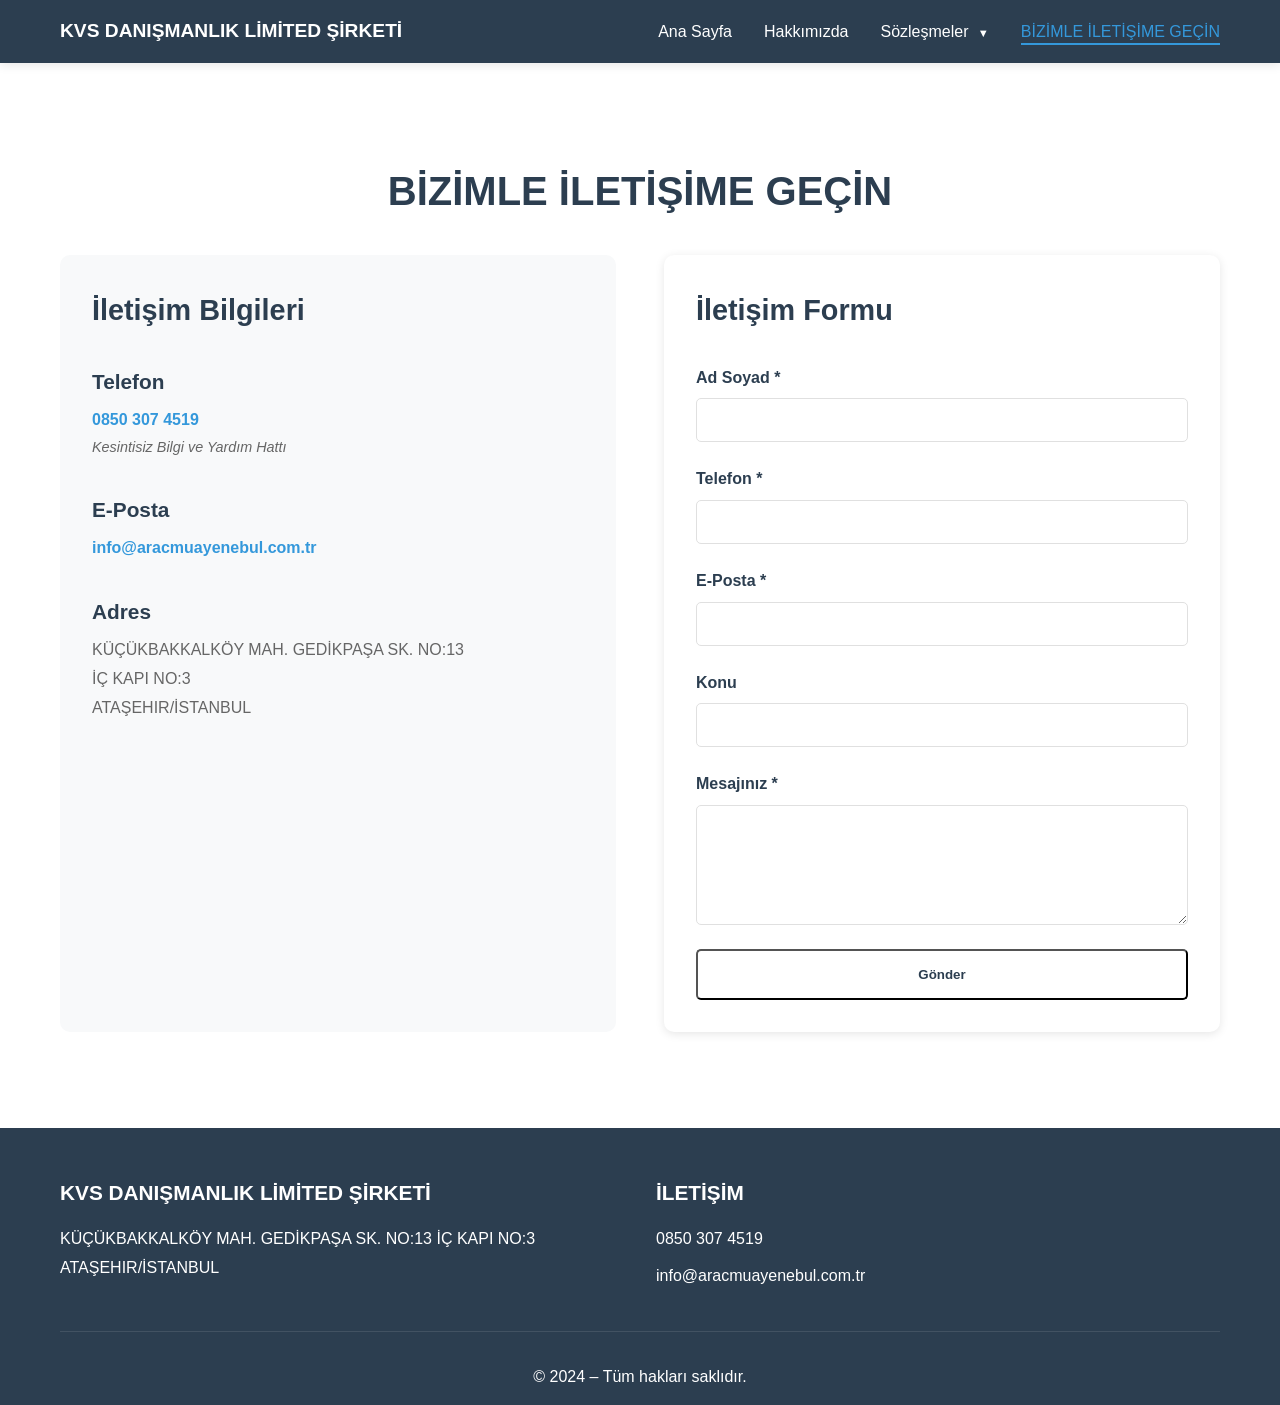
<file: iletisim.html>
<!DOCTYPE html>
<html lang="tr">
<head>
    <meta charset="UTF-8">
    <meta name="viewport" content="width=device-width, initial-scale=1.0">
    <title>İletişim - Danışmanlık Hizmetleri</title>
    <link rel="stylesheet" href="style.css">
</head>
<body>
    <!-- Header -->
    <header class="header">
        <div class="container">
            <div class="header-content">
                <div class="logo">
                    <h1>KVS DANIŞMANLIK LİMİTED ŞİRKETİ</h1>
                </div>
                <nav class="nav">
                    <button class="menu-toggle" aria-label="Menu">
                        <span></span>
                        <span></span>
                        <span></span>
                    </button>
                    <ul class="nav-menu">
                        <li><a href="index.html">Ana Sayfa</a></li>
                        <li><a href="hakkimizda.html">Hakkımızda</a></li>
                        <li class="dropdown">
                            <a href="sozlesmeler/hizmet-sartlari.html">Sözleşmeler <span class="arrow">▼</span></a>
                            <ul class="dropdown-menu">
                                <li><a href="sozlesmeler/hizmet-sartlari.html">Hizmet Şartları</a></li>
                                <li><a href="sozlesmeler/gizlilik-guven.html">Gizlilik ve Güven Sözleşmesi</a></li>
                                <li><a href="sozlesmeler/aydinlatma-metni.html">Aydınlatma Metni ve Veri Korumaya İlişkin Açıklamalar</a></li>
                                <li><a href="sozlesmeler/kisisel-veriler.html">Kişisel Verilerin Korunması ve İşlenmesi Politikası</a></li>
                            </ul>
                        </li>
                        <li><a href="iletisim.html" class="active">BİZİMLE İLETİŞİME GEÇİN</a></li>
                    </ul>
                </nav>
            </div>
        </div>
    </header>

    <!-- Main Content -->
    <main class="main-content">
        <section class="page-section">
            <div class="container">
                <h1>BİZİMLE İLETİŞİME GEÇİN</h1>
                
                <div class="contact-wrapper">
                    <div class="contact-info">
                        <h2>İletişim Bilgileri</h2>
                        <div class="contact-item">
                            <h3>Telefon</h3>
                            <p><a href="tel:08503074519">0850 307 4519</a></p>
                            <p class="contact-note">Kesintisiz Bilgi ve Yardım Hattı</p>
                        </div>
                        <div class="contact-item">
                            <h3>E-Posta</h3>
                            <p><a href="mailto:info@aracmuayenebul.com.tr">info@aracmuayenebul.com.tr</a></p>
                        </div>
                        <div class="contact-item">
                            <h3>Adres</h3>
                            <p>KÜÇÜKBAKKALKÖY MAH. GEDİKPAŞA SK. NO:13<br>İÇ KAPI NO:3<br>ATAŞEHIR/İSTANBUL</p>
                        </div>
                    </div>

                    <div class="contact-form-wrapper">
                        <h2>İletişim Formu</h2>
                        <form class="contact-form" id="contactForm">
                            <div class="form-group">
                                <label for="name">Ad Soyad *</label>
                                <input type="text" id="name" name="name" required>
                            </div>
                            <div class="form-group">
                                <label for="phone">Telefon *</label>
                                <input type="tel" id="phone" name="phone" required>
                            </div>
                            <div class="form-group">
                                <label for="email">E-Posta *</label>
                                <input type="email" id="email" name="email" required>
                            </div>
                            <div class="form-group">
                                <label for="subject">Konu</label>
                                <input type="text" id="subject" name="subject">
                            </div>
                            <div class="form-group">
                                <label for="message">Mesajınız *</label>
                                <textarea id="message" name="message" rows="5" required></textarea>
                            </div>
                            <div class="form-group">
                                <button type="submit" class="btn btn-primary">Gönder</button>
                            </div>
                        </form>
                    </div>
                </div>
            </div>
        </section>
    </main>

    <!-- Footer -->
    <footer class="footer">
        <div class="container">
            <div class="footer-content">
                <div class="footer-section">
                    <h3>KVS DANIŞMANLIK LİMİTED ŞİRKETİ</h3>
                    <p>KÜÇÜKBAKKALKÖY MAH. GEDİKPAŞA SK. NO:13 İÇ KAPI NO:3<br>ATAŞEHIR/İSTANBUL</p>
                </div>
                <div class="footer-section">
                    <h3>İLETİŞİM</h3>
                    <p><a href="tel:08503074519">0850 307 4519</a></p>
                    <p><a href="mailto:info@aracmuayenebul.com.tr">info@aracmuayenebul.com.tr</a></p>
                </div>
            </div>
            <div class="footer-bottom">
                <p>&copy; 2024 – Tüm hakları saklıdır.</p>
            </div>
        </div>
    </footer>

    <script src="script.js"></script>
</body>
</html>
</file>
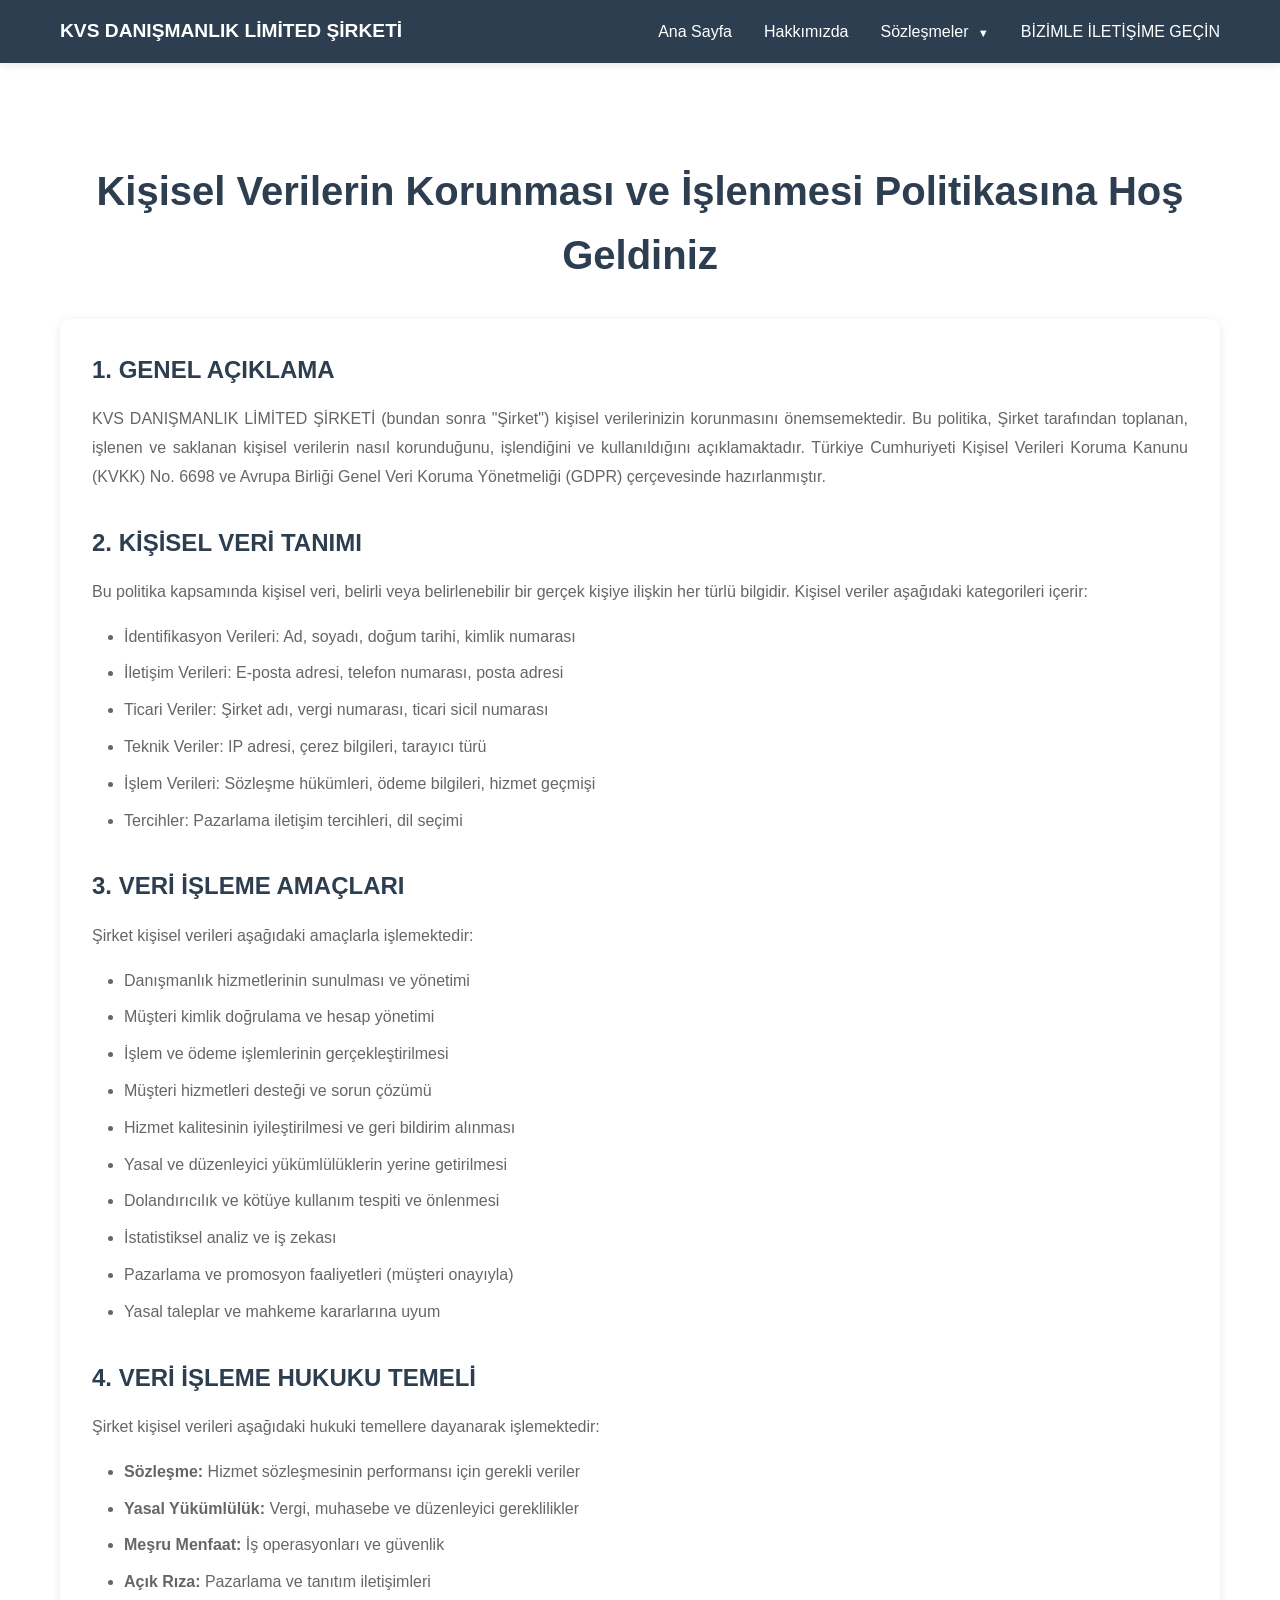
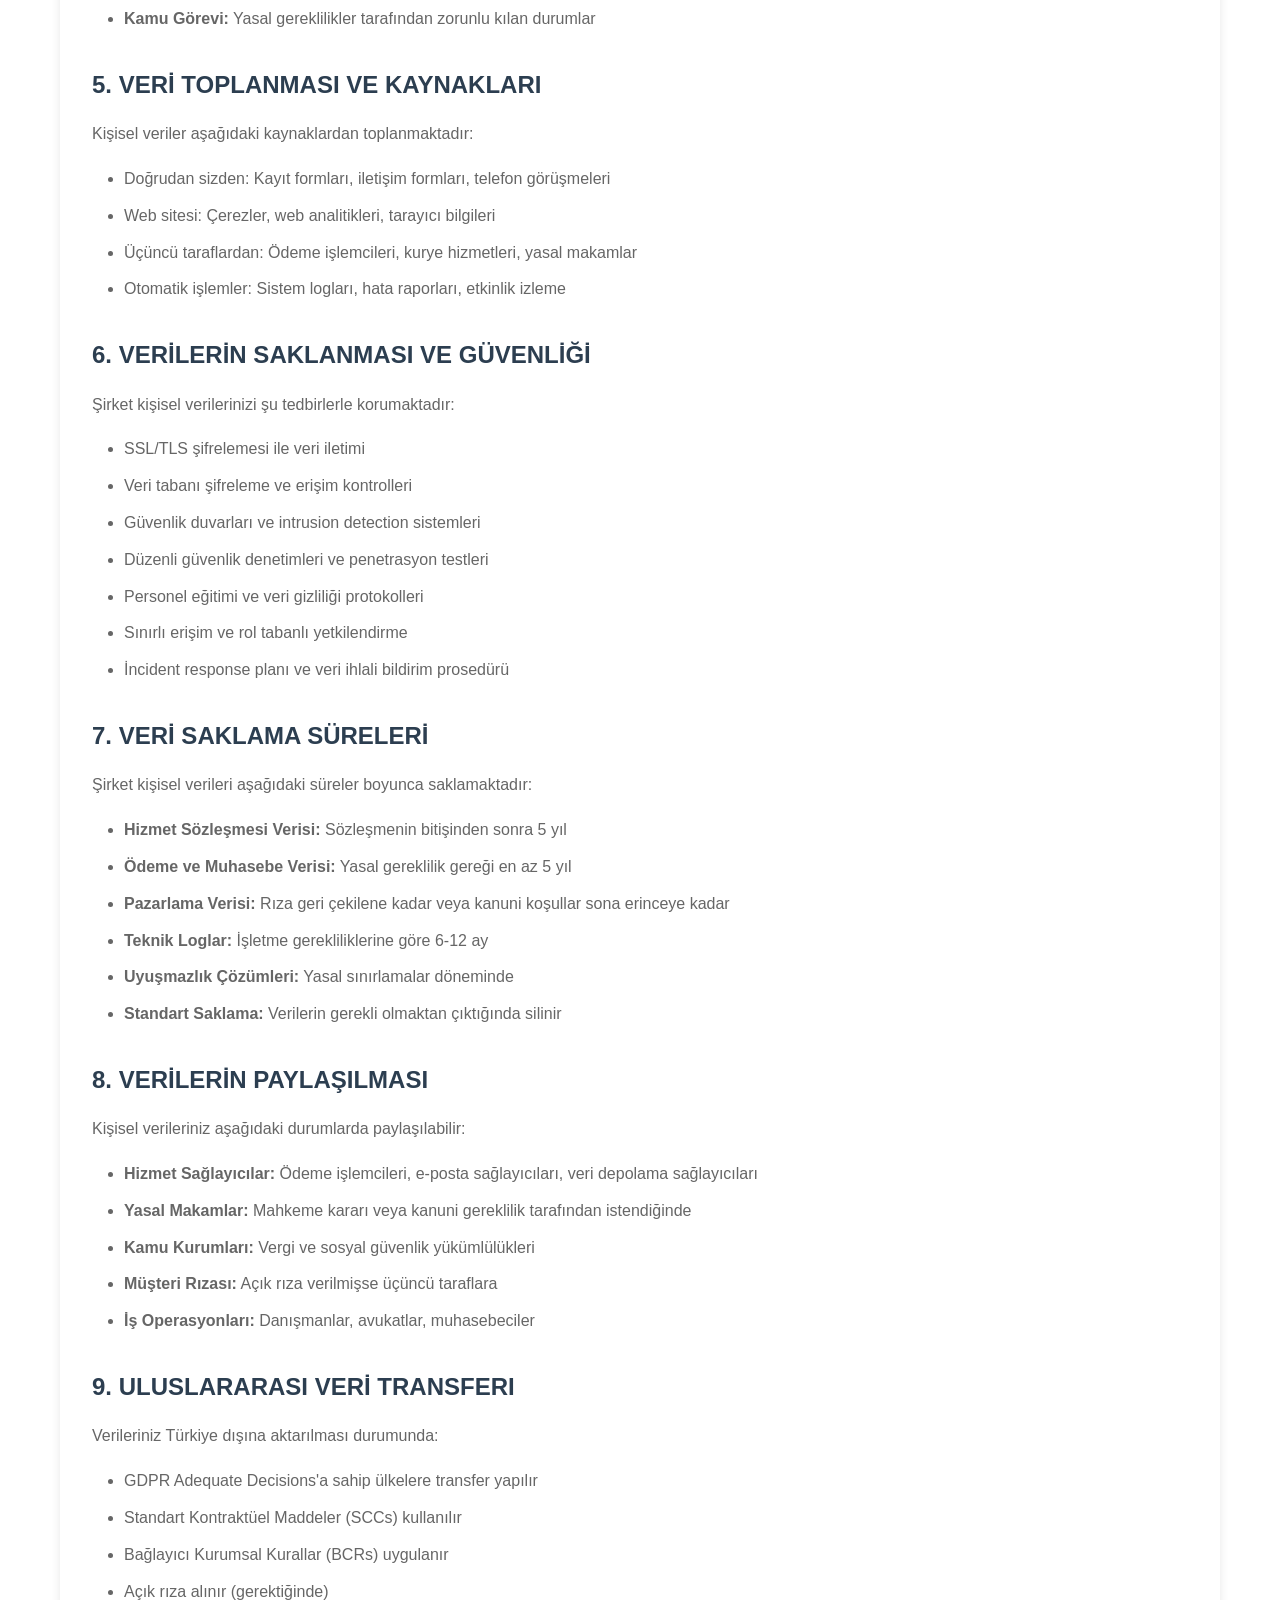
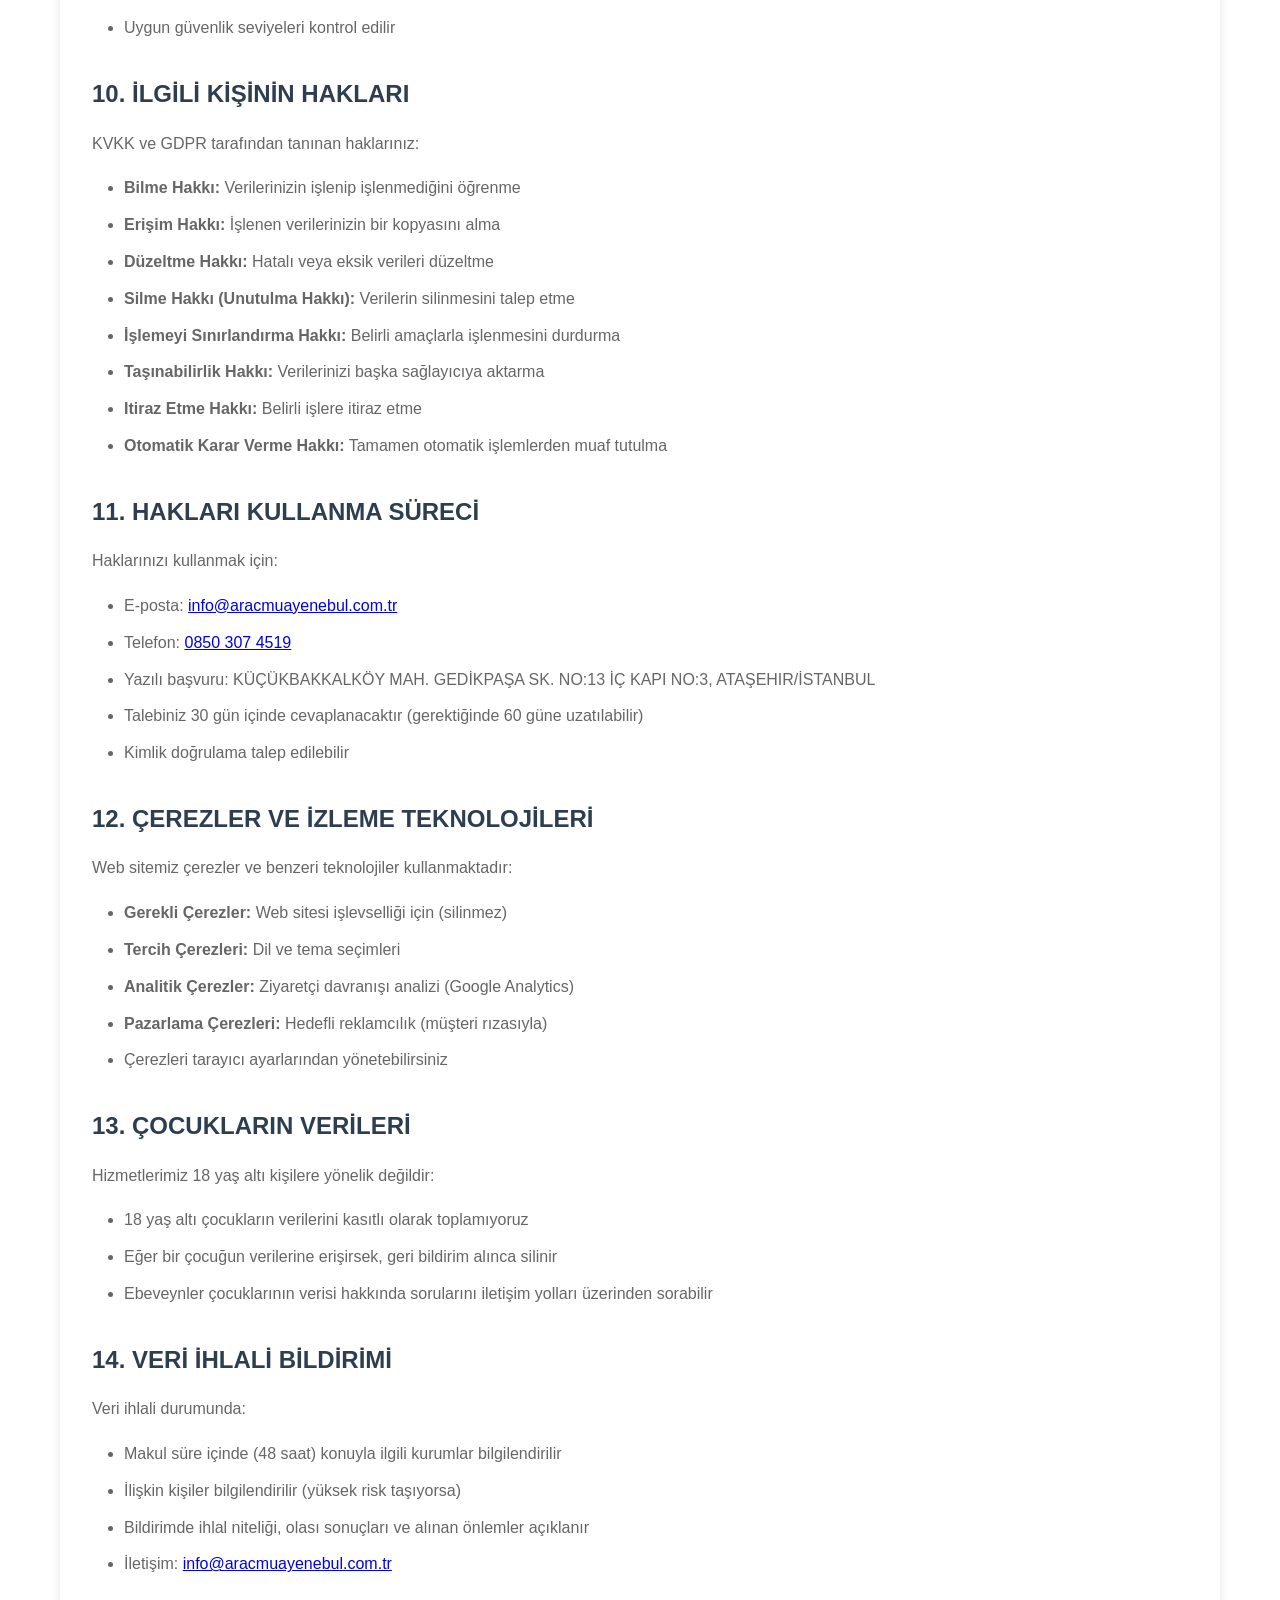
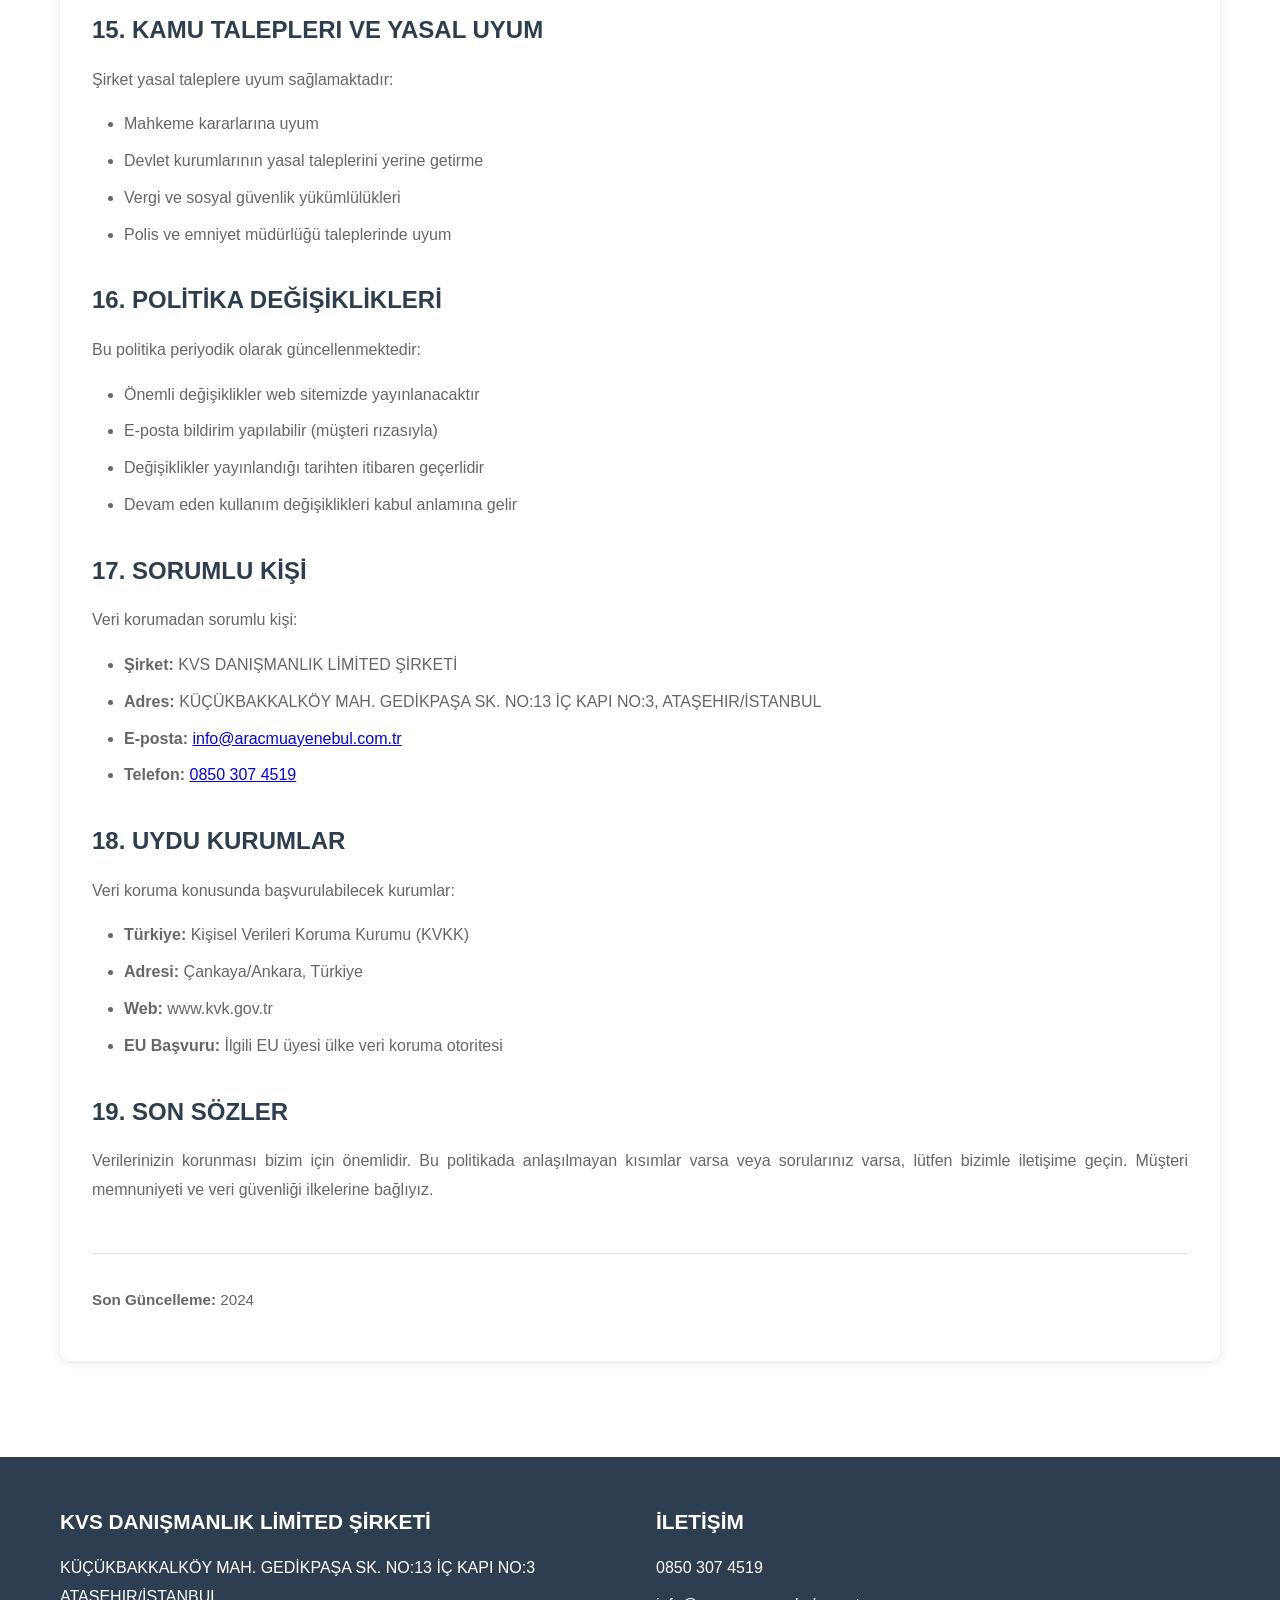
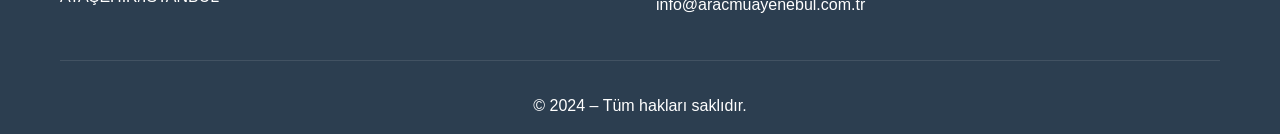
<file: kisisel-veriler.html>
<!DOCTYPE html>
<html lang="tr">
<head>
    <meta charset="UTF-8">
    <meta name="viewport" content="width=device-width, initial-scale=1.0">
    <title>Kişisel Verilerin Korunması - Danışmanlık Hizmetleri</title>
    <link rel="stylesheet" href="style.css">
</head>
<body>
    <!-- Header -->
    <header class="header">
        <div class="container">
            <div class="header-content">
                <div class="logo">
                    <h1>KVS DANIŞMANLIK LİMİTED ŞİRKETİ</h1>
                </div>
                <nav class="nav">
                    <button class="menu-toggle" aria-label="Menu">
                        <span></span>
                        <span></span>
                        <span></span>
                    </button>
                    <ul class="nav-menu">
                        <li><a href="index.html">Ana Sayfa</a></li>
                        <li><a href="hakkimizda.html">Hakkımızda</a></li>
                        <li class="dropdown">
                            <a href="hizmet-sartlari.html">Sözleşmeler <span class="arrow">▼</span></a>
                            <ul class="dropdown-menu">
                                <li><a href="hizmet-sartlari.html" class="active">Hizmet Şartları</a></li>
                                <li><a href="gizlilik-guven.html">Gizlilik ve Güven Sözleşmesi</a></li>
                                <li><a href="aydinlatma-metni.html">Aydınlatma Metni ve Veri Korumaya İlişkin Açıklamalar</a></li>
                                <li><a href="kisisel-veriler.html">Kişisel Verilerin Korunması ve İşlenmesi Politikası</a></li>
                            </ul>
                        </li>
                        <li><a href="iletisim.html">BİZİMLE İLETİŞİME GEÇİN</a></li>
                    </ul>
                </nav>
            </div>
        </div>
    </header>

    <!-- Main Content -->
    <main class="main-content">
        <section class="page-section">
            <div class="container">
                <h1>Kişisel Verilerin Korunması ve İşlenmesi Politikasına Hoş Geldiniz</h1>
                
                <div class="legal-content">
                    <h2>1. GENEL AÇIKLAMA</h2>
                    <p>KVS DANIŞMANLIK LİMİTED ŞİRKETİ (bundan sonra "Şirket") kişisel verilerinizin korunmasını önemsemektedir. Bu politika, Şirket tarafından toplanan, işlenen ve saklanan kişisel verilerin nasıl korunduğunu, işlendiğini ve kullanıldığını açıklamaktadır. Türkiye Cumhuriyeti Kişisel Verileri Koruma Kanunu (KVKK) No. 6698 ve Avrupa Birliği Genel Veri Koruma Yönetmeliği (GDPR) çerçevesinde hazırlanmıştır.</p>

                    <h2>2. KİŞİSEL VERİ TANIMI</h2>
                    <p>Bu politika kapsamında kişisel veri, belirli veya belirlenebilir bir gerçek kişiye ilişkin her türlü bilgidir. Kişisel veriler aşağıdaki kategorileri içerir:</p>
                    <ul>
                        <li>İdentifikasyon Verileri: Ad, soyadı, doğum tarihi, kimlik numarası</li>
                        <li>İletişim Verileri: E-posta adresi, telefon numarası, posta adresi</li>
                        <li>Ticari Veriler: Şirket adı, vergi numarası, ticari sicil numarası</li>
                        <li>Teknik Veriler: IP adresi, çerez bilgileri, tarayıcı türü</li>
                        <li>İşlem Verileri: Sözleşme hükümleri, ödeme bilgileri, hizmet geçmişi</li>
                        <li>Tercihler: Pazarlama iletişim tercihleri, dil seçimi</li>
                    </ul>

                    <h2>3. VERİ İŞLEME AMAÇLARI</h2>
                    <p>Şirket kişisel verileri aşağıdaki amaçlarla işlemektedir:</p>
                    <ul>
                        <li>Danışmanlık hizmetlerinin sunulması ve yönetimi</li>
                        <li>Müşteri kimlik doğrulama ve hesap yönetimi</li>
                        <li>İşlem ve ödeme işlemlerinin gerçekleştirilmesi</li>
                        <li>Müşteri hizmetleri desteği ve sorun çözümü</li>
                        <li>Hizmet kalitesinin iyileştirilmesi ve geri bildirim alınması</li>
                        <li>Yasal ve düzenleyici yükümlülüklerin yerine getirilmesi</li>
                        <li>Dolandırıcılık ve kötüye kullanım tespiti ve önlenmesi</li>
                        <li>İstatistiksel analiz ve iş zekası</li>
                        <li>Pazarlama ve promosyon faaliyetleri (müşteri onayıyla)</li>
                        <li>Yasal taleplar ve mahkeme kararlarına uyum</li>
                    </ul>

                    <h2>4. VERİ İŞLEME HUKUKU TEMELİ</h2>
                    <p>Şirket kişisel verileri aşağıdaki hukuki temellere dayanarak işlemektedir:</p>
                    <ul>
                        <li><strong>Sözleşme:</strong> Hizmet sözleşmesinin performansı için gerekli veriler</li>
                        <li><strong>Yasal Yükümlülük:</strong> Vergi, muhasebe ve düzenleyici gereklilikler</li>
                        <li><strong>Meşru Menfaat:</strong> İş operasyonları ve güvenlik</li>
                        <li><strong>Açık Rıza:</strong> Pazarlama ve tanıtım iletişimleri</li>
                        <li><strong>Kamu Görevi:</strong> Yasal gereklilikler tarafından zorunlu kılan durumlar</li>
                    </ul>

                    <h2>5. VERİ TOPLANMASI VE KAYNAKLARI</h2>
                    <p>Kişisel veriler aşağıdaki kaynaklardan toplanmaktadır:</p>
                    <ul>
                        <li>Doğrudan sizden: Kayıt formları, iletişim formları, telefon görüşmeleri</li>
                        <li>Web sitesi: Çerezler, web analitikleri, tarayıcı bilgileri</li>
                        <li>Üçüncü taraflardan: Ödeme işlemcileri, kurye hizmetleri, yasal makamlar</li>
                        <li>Otomatik işlemler: Sistem logları, hata raporları, etkinlik izleme</li>
                    </ul>

                    <h2>6. VERİLERİN SAKLANMASI VE GÜVENLİĞİ</h2>
                    <p>Şirket kişisel verilerinizi şu tedbirlerle korumaktadır:</p>
                    <ul>
                        <li>SSL/TLS şifrelemesi ile veri iletimi</li>
                        <li>Veri tabanı şifreleme ve erişim kontrolleri</li>
                        <li>Güvenlik duvarları ve intrusion detection sistemleri</li>
                        <li>Düzenli güvenlik denetimleri ve penetrasyon testleri</li>
                        <li>Personel eğitimi ve veri gizliliği protokolleri</li>
                        <li>Sınırlı erişim ve rol tabanlı yetkilendirme</li>
                        <li>İncident response planı ve veri ihlali bildirim prosedürü</li>
                    </ul>

                    <h2>7. VERİ SAKLAMA SÜRELERİ</h2>
                    <p>Şirket kişisel verileri aşağıdaki süreler boyunca saklamaktadır:</p>
                    <ul>
                        <li><strong>Hizmet Sözleşmesi Verisi:</strong> Sözleşmenin bitişinden sonra 5 yıl</li>
                        <li><strong>Ödeme ve Muhasebe Verisi:</strong> Yasal gereklilik gereği en az 5 yıl</li>
                        <li><strong>Pazarlama Verisi:</strong> Rıza geri çekilene kadar veya kanuni koşullar sona erinceye kadar</li>
                        <li><strong>Teknik Loglar:</strong> İşletme gerekliliklerine göre 6-12 ay</li>
                        <li><strong>Uyuşmazlık Çözümleri:</strong> Yasal sınırlamalar döneminde</li>
                        <li><strong>Standart Saklama:</strong> Verilerin gerekli olmaktan çıktığında silinir</li>
                    </ul>

                    <h2>8. VERİLERİN PAYLAŞILMASI</h2>
                    <p>Kişisel verileriniz aşağıdaki durumlarda paylaşılabilir:</p>
                    <ul>
                        <li><strong>Hizmet Sağlayıcılar:</strong> Ödeme işlemcileri, e-posta sağlayıcıları, veri depolama sağlayıcıları</li>
                        <li><strong>Yasal Makamlar:</strong> Mahkeme kararı veya kanuni gereklilik tarafından istendiğinde</li>
                        <li><strong>Kamu Kurumları:</strong> Vergi ve sosyal güvenlik yükümlülükleri</li>
                        <li><strong>Müşteri Rızası:</strong> Açık rıza verilmişse üçüncü taraflara</li>
                        <li><strong>İş Operasyonları:</strong> Danışmanlar, avukatlar, muhasebeciler</li>
                    </ul>

                    <h2>9. ULUSLARARASI VERİ TRANSFERI</h2>
                    <p>Verileriniz Türkiye dışına aktarılması durumunda:</p>
                    <ul>
                        <li>GDPR Adequate Decisions'a sahip ülkelere transfer yapılır</li>
                        <li>Standart Kontraktüel Maddeler (SCCs) kullanılır</li>
                        <li>Bağlayıcı Kurumsal Kurallar (BCRs) uygulanır</li>
                        <li>Açık rıza alınır (gerektiğinde)</li>
                        <li>Uygun güvenlik seviyeleri kontrol edilir</li>
                    </ul>

                    <h2>10. İLGİLİ KİŞİNİN HAKLARI</h2>
                    <p>KVKK ve GDPR tarafından tanınan haklarınız:</p>
                    <ul>
                        <li><strong>Bilme Hakkı:</strong> Verilerinizin işlenip işlenmediğini öğrenme</li>
                        <li><strong>Erişim Hakkı:</strong> İşlenen verilerinizin bir kopyasını alma</li>
                        <li><strong>Düzeltme Hakkı:</strong> Hatalı veya eksik verileri düzeltme</li>
                        <li><strong>Silme Hakkı (Unutulma Hakkı):</strong> Verilerin silinmesini talep etme</li>
                        <li><strong>İşlemeyi Sınırlandırma Hakkı:</strong> Belirli amaçlarla işlenmesini durdurma</li>
                        <li><strong>Taşınabilirlik Hakkı:</strong> Verilerinizi başka sağlayıcıya aktarma</li>
                        <li><strong>Itiraz Etme Hakkı:</strong> Belirli işlere itiraz etme</li>
                        <li><strong>Otomatik Karar Verme Hakkı:</strong> Tamamen otomatik işlemlerden muaf tutulma</li>
                    </ul>

                    <h2>11. HAKLARI KULLANMA SÜRECİ</h2>
                    <p>Haklarınızı kullanmak için:</p>
                    <ul>
                        <li>E-posta: <a href="mailto:info@aracmuayenebul.com.tr">info@aracmuayenebul.com.tr</a></li>
                        <li>Telefon: <a href="tel:08503074519">0850 307 4519</a></li>
                        <li>Yazılı başvuru: KÜÇÜKBAKKALKÖY MAH. GEDİKPAŞA SK. NO:13 İÇ KAPI NO:3, ATAŞEHIR/İSTANBUL</li>
                        <li>Talebiniz 30 gün içinde cevaplanacaktır (gerektiğinde 60 güne uzatılabilir)</li>
                        <li>Kimlik doğrulama talep edilebilir</li>
                    </ul>

                    <h2>12. ÇEREZLER VE İZLEME TEKNOLOJİLERİ</h2>
                    <p>Web sitemiz çerezler ve benzeri teknolojiler kullanmaktadır:</p>
                    <ul>
                        <li><strong>Gerekli Çerezler:</strong> Web sitesi işlevselliği için (silinmez)</li>
                        <li><strong>Tercih Çerezleri:</strong> Dil ve tema seçimleri</li>
                        <li><strong>Analitik Çerezler:</strong> Ziyaretçi davranışı analizi (Google Analytics)</li>
                        <li><strong>Pazarlama Çerezleri:</strong> Hedefli reklamcılık (müşteri rızasıyla)</li>
                        <li>Çerezleri tarayıcı ayarlarından yönetebilirsiniz</li>
                    </ul>

                    <h2>13. ÇOCUKLARIN VERİLERİ</h2>
                    <p>Hizmetlerimiz 18 yaş altı kişilere yönelik değildir:</p>
                    <ul>
                        <li>18 yaş altı çocukların verilerini kasıtlı olarak toplamıyoruz</li>
                        <li>Eğer bir çocuğun verilerine erişirsek, geri bildirim alınca silinir</li>
                        <li>Ebeveynler çocuklarının verisi hakkında sorularını iletişim yolları üzerinden sorabilir</li>
                    </ul>

                    <h2>14. VERİ İHLALİ BİLDİRİMİ</h2>
                    <p>Veri ihlali durumunda:</p>
                    <ul>
                        <li>Makul süre içinde (48 saat) konuyla ilgili kurumlar bilgilendirilir</li>
                        <li>İlişkin kişiler bilgilendirilir (yüksek risk taşıyorsa)</li>
                        <li>Bildirimde ihlal niteliği, olası sonuçları ve alınan önlemler açıklanır</li>
                        <li>İletişim: <a href="mailto:info@aracmuayenebul.com.tr">info@aracmuayenebul.com.tr</a></li>
                    </ul>

                    <h2>15. KAMU TALEPLERI VE YASAL UYUM</h2>
                    <p>Şirket yasal taleplere uyum sağlamaktadır:</p>
                    <ul>
                        <li>Mahkeme kararlarına uyum</li>
                        <li>Devlet kurumlarının yasal taleplerini yerine getirme</li>
                        <li>Vergi ve sosyal güvenlik yükümlülükleri</li>
                        <li>Polis ve emniyet müdürlüğü taleplerinde uyum</li>
                    </ul>

                    <h2>16. POLİTİKA DEĞİŞİKLİKLERİ</h2>
                    <p>Bu politika periyodik olarak güncellenmektedir:</p>
                    <ul>
                        <li>Önemli değişiklikler web sitemizde yayınlanacaktır</li>
                        <li>E-posta bildirim yapılabilir (müşteri rızasıyla)</li>
                        <li>Değişiklikler yayınlandığı tarihten itibaren geçerlidir</li>
                        <li>Devam eden kullanım değişiklikleri kabul anlamına gelir</li>
                    </ul>

                    <h2>17. SORUMLU KİŞİ</h2>
                    <p>Veri korumadan sorumlu kişi:</p>
                    <ul>
                        <li><strong>Şirket:</strong> KVS DANIŞMANLIK LİMİTED ŞİRKETİ</li>
                        <li><strong>Adres:</strong> KÜÇÜKBAKKALKÖY MAH. GEDİKPAŞA SK. NO:13 İÇ KAPI NO:3, ATAŞEHIR/İSTANBUL</li>
                        <li><strong>E-posta:</strong> <a href="mailto:info@aracmuayenebul.com.tr">info@aracmuayenebul.com.tr</a></li>
                        <li><strong>Telefon:</strong> <a href="tel:08503074519">0850 307 4519</a></li>
                    </ul>

                    <h2>18. UYDU KURUMLAR</h2>
                    <p>Veri koruma konusunda başvurulabilecek kurumlar:</p>
                    <ul>
                        <li><strong>Türkiye:</strong> Kişisel Verileri Koruma Kurumu (KVKK)</li>
                        <li><strong>Adresi:</strong> Çankaya/Ankara, Türkiye</li>
                        <li><strong>Web:</strong> www.kvk.gov.tr</li>
                        <li><strong>EU Başvuru:</strong> İlgili EU üyesi ülke veri koruma otoritesi</li>
                    </ul>

                    <h2>19. SON SÖZLER</h2>
                    <p>Verilerinizin korunması bizim için önemlidir. Bu politikada anlaşılmayan kısımlar varsa veya sorularınız varsa, lütfen bizimle iletişime geçin. Müşteri memnuniyeti ve veri güvenliği ilkelerine bağlıyız.</p>

                    <p class="legal-footer"><strong>Son Güncelleme:</strong> 2024</p>
                </div>
            </div>
        </section>
    </main>

    <!-- Footer -->
    <footer class="footer">
        <div class="container">
            <div class="footer-content">
                <div class="footer-section">
                    <h3>KVS DANIŞMANLIK LİMİTED ŞİRKETİ</h3>
                    <p>KÜÇÜKBAKKALKÖY MAH. GEDİKPAŞA SK. NO:13 İÇ KAPI NO:3<br>ATAŞEHIR/İSTANBUL</p>
                </div>
                <div class="footer-section">
                    <h3>İLETİŞİM</h3>
                    <p><a href="tel:08503074519">0850 307 4519</a></p>
                    <p><a href="mailto:info@aracmuayenebul.com.tr">info@aracmuayenebul.com.tr</a></p>
                </div>
            </div>
            <div class="footer-bottom">
                <p>&copy; 2024 – Tüm hakları saklıdır.</p>
            </div>
        </div>
    </footer>

    <script src="script.js"></script>
</body>
</html>
</file>
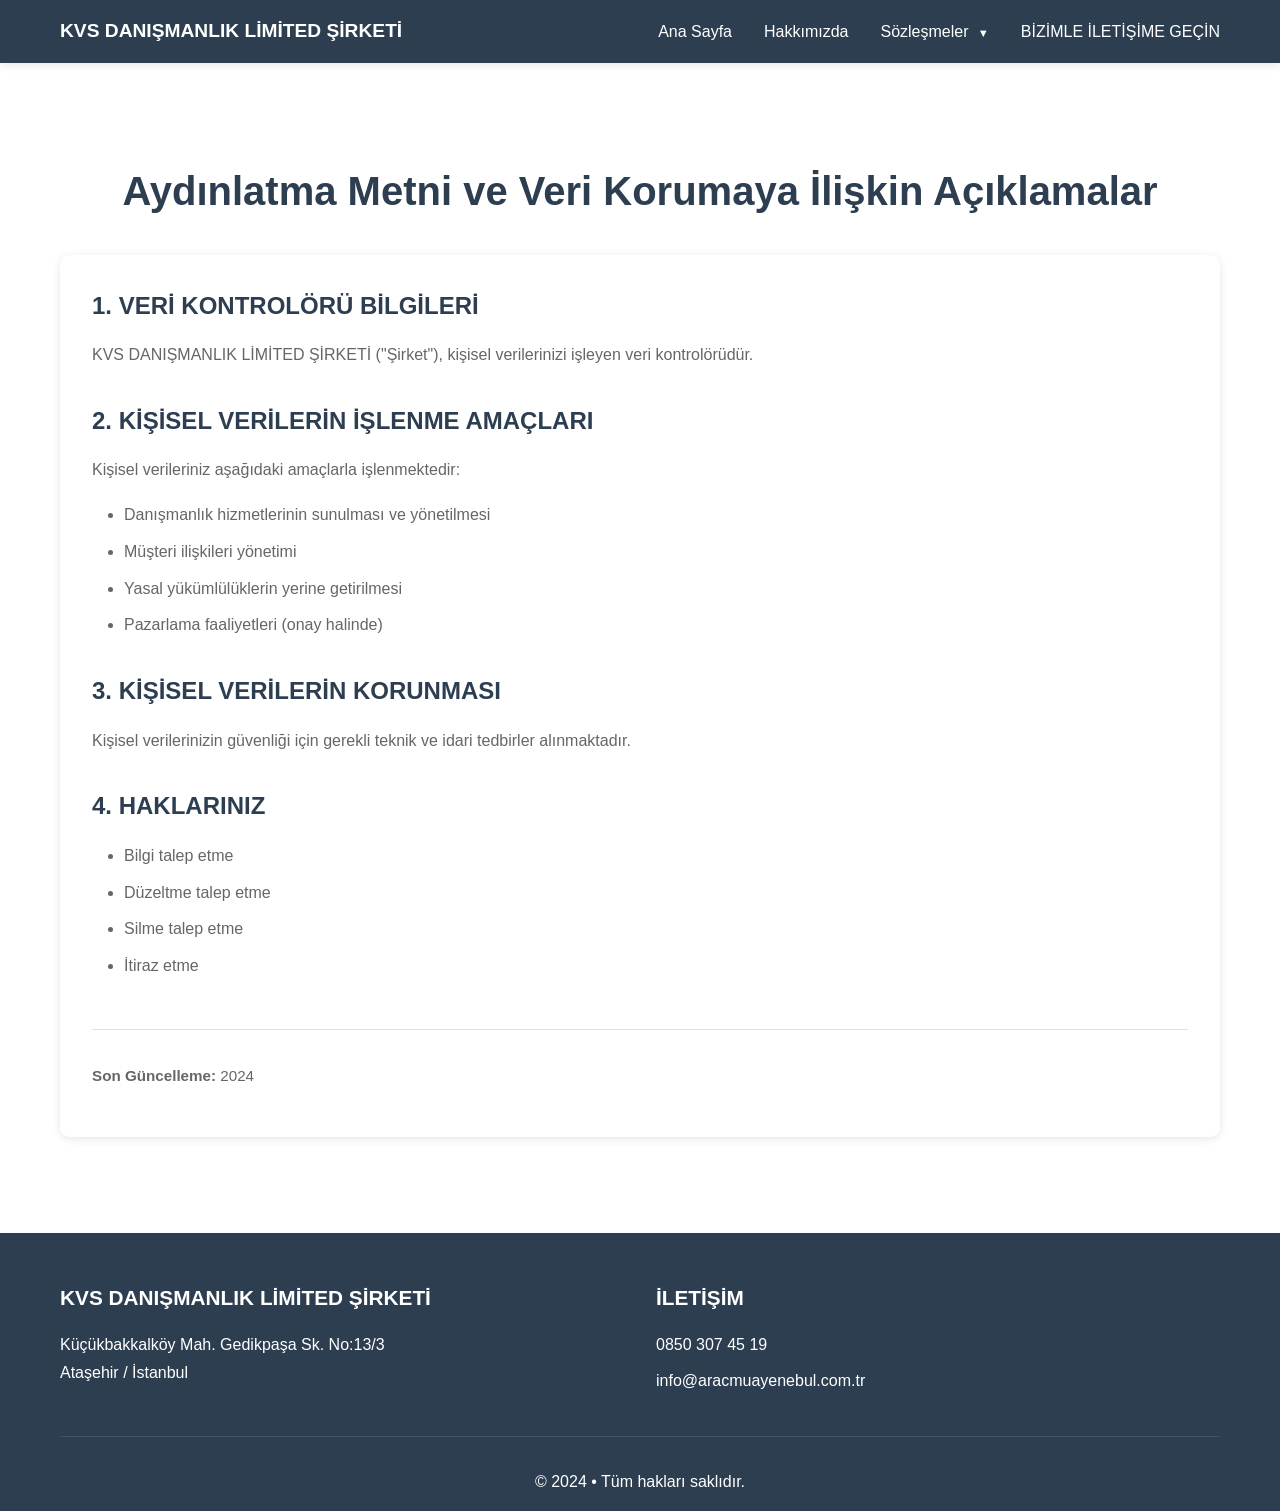
<file: sozlesmeler/aydinlatma-metni.html>
<!DOCTYPE html>
<html lang="tr">
<head>
    <meta charset="UTF-8">
    <meta name="viewport" content="width=device-width, initial-scale=1.0">
    <title>Aydınlatma Metni - Danışmanlık Hizmetleri</title>
    <link rel="stylesheet" href="../style.css">
</head>
<body>
    <!-- Header -->
    <header class="header">
        <div class="container">
            <div class="header-content">
                <div class="logo">
                    <h1>KVS DANIŞMANLIK LİMİTED ŞİRKETİ</h1>
                </div>
                <nav class="nav">
                    <button class="menu-toggle" aria-label="Menu">
                        <span></span>
                        <span></span>
                        <span></span>
                    </button>
                    <ul class="nav-menu">
                        <li><a href="../index.html">Ana Sayfa</a></li>
                        <li><a href="../hakkimizda.html">Hakkımızda</a></li>
                        <li class="dropdown">
                            <a href="aydinlatma-metni.html">Sözleşmeler <span class="arrow">▼</span></a>
                            <ul class="dropdown-menu">
                                <li><a href="hizmet-sartlari.html">Hizmet Şartları</a></li>
                                <li><a href="gizlilik-guven.html">Gizlilik ve Güven Sözleşmesi</a></li>
                                <li><a href="aydinlatma-metni.html" class="active">Aydınlatma Metni ve Veri Korumaya İlişkin Açıklamalar</a></li>
                                <li><a href="kisisel-veriler.html">Kişisel Verilerin Korunması ve İşlenmesi Politikası</a></li>
                            </ul>
                        </li>
                        <li><a href="../iletisim.html">BİZİMLE İLETİŞİME GEÇİN</a></li>
                    </ul>
                </nav>
            </div>
        </div>
    </header>

    <!-- Main Content -->
    <main class="main-content">
        <section class="page-section">
            <div class="container">
                <h1>Aydınlatma Metni ve Veri Korumaya İlişkin Açıklamalar</h1>

                <div class="legal-content">
                    <h2>1. VERİ KONTROLÖRÜ BİLGİLERİ</h2>
                    <p>KVS DANIŞMANLIK LİMİTED ŞİRKETİ ("Şirket"), kişisel verilerinizi işleyen veri kontrolörüdür.</p>

                    <h2>2. KİŞİSEL VERİLERİN İŞLENME AMAÇLARI</h2>
                    <p>Kişisel verileriniz aşağıdaki amaçlarla işlenmektedir:</p>
                    <ul>
                        <li>Danışmanlık hizmetlerinin sunulması ve yönetilmesi</li>
                        <li>Müşteri ilişkileri yönetimi</li>
                        <li>Yasal yükümlülüklerin yerine getirilmesi</li>
                        <li>Pazarlama faaliyetleri (onay halinde)</li>
                    </ul>

                    <h2>3. KİŞİSEL VERİLERİN KORUNMASI</h2>
                    <p>Kişisel verilerinizin güvenliği için gerekli teknik ve idari tedbirler alınmaktadır.</p>

                    <h2>4. HAKLARINIZ</h2>
                    <ul>
                        <li>Bilgi talep etme</li>
                        <li>Düzeltme talep etme</li>
                        <li>Silme talep etme</li>
                        <li>İtiraz etme</li>
                    </ul>

                    <p class="legal-footer"><strong>Son Güncelleme:</strong> 2024</p>
                </div>
            </div>
        </section>
    </main>

    <!-- Footer -->
    <footer class="footer">
        <div class="container">
            <div class="footer-content">
                <div class="footer-section">
                    <h3>KVS DANIŞMANLIK LİMİTED ŞİRKETİ</h3>
                    <p>Küçükbakkalköy Mah. Gedikpaşa Sk. No:13/3<br>Ataşehir / İstanbul</p>
                </div>
                <div class="footer-section">
                    <h3>İLETİŞİM</h3>
                    <p><a href="tel:08503074519">0850 307 45 19</a></p>
                    <p><a href="mailto:info@aracmuayenebul.com.tr">info@aracmuayenebul.com.tr</a></p>
                </div>
            </div>
            <div class="footer-bottom">
                <p>&copy; 2024 • Tüm hakları saklıdır.</p>
            </div>
        </div>
    </footer>

    <script src="../script.js"></script>
</body>
</html>
</file>
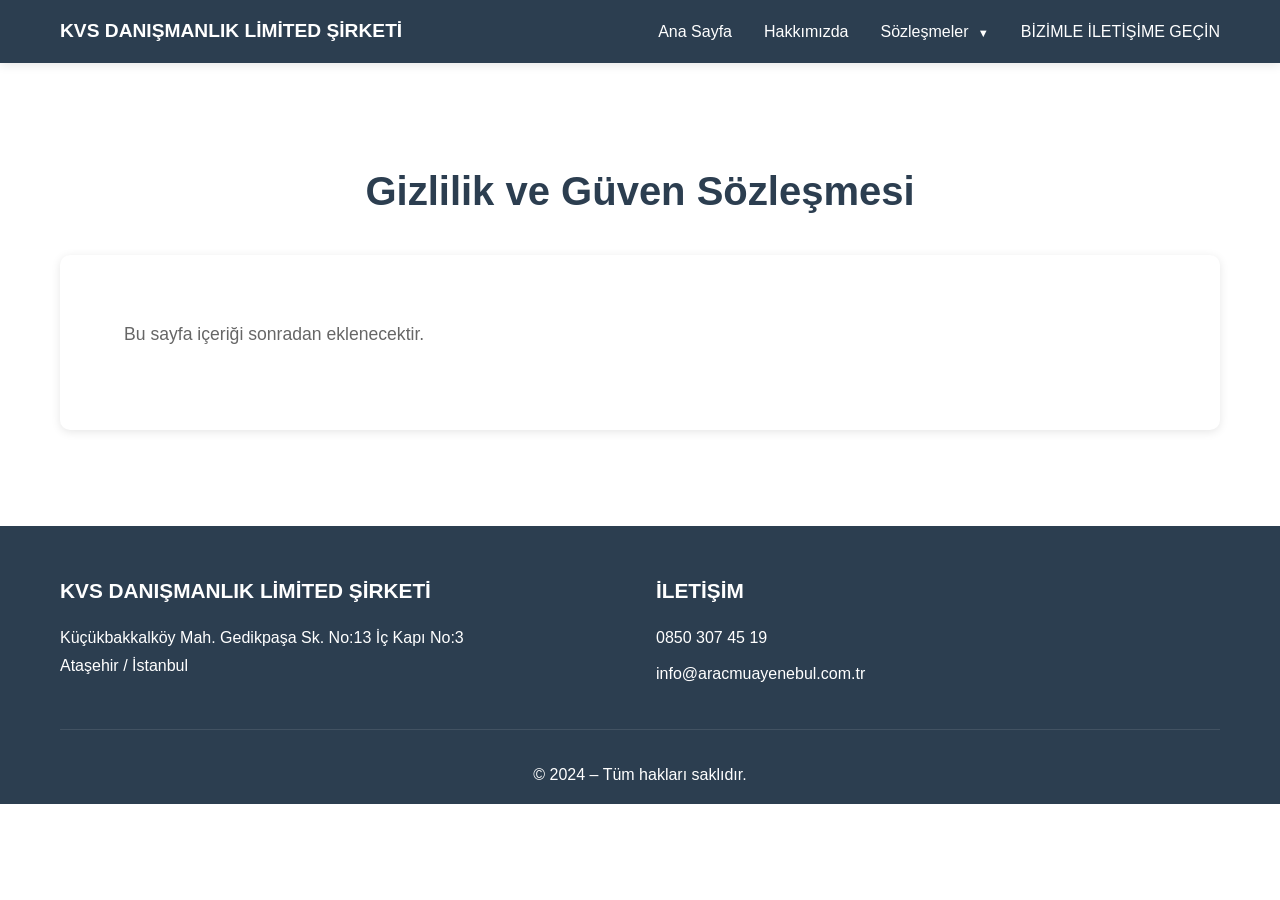
<file: sozlesmeler/gizlilik-guven.html>
<!DOCTYPE html>
<html lang="tr">
<head>
    <meta charset="UTF-8">
    <meta name="viewport" content="width=device-width, initial-scale=1.0">
    <title>Gizlilik ve Güven Sözleşmesi - Danışmanlık Hizmetleri</title>
    <link rel="stylesheet" href="../style.css">
</head>
<body>
    <!-- Header -->
    <header class="header">
        <div class="container">
            <div class="header-content">
                <div class="logo">
                    <h1>KVS DANIŞMANLIK LİMİTED ŞİRKETİ</h1>
                </div>
                <nav class="nav">
                    <button class="menu-toggle" aria-label="Menu">
                        <span></span>
                        <span></span>
                        <span></span>
                    </button>
                    <ul class="nav-menu">
                        <li><a href="../index.html">Ana Sayfa</a></li>
                        <li><a href="../hakkimizda.html">Hakkımızda</a></li>
                        <li class="dropdown">
                            <a href="gizlilik-guven.html">Sözleşmeler <span class="arrow">▼</span></a>
                            <ul class="dropdown-menu">
                                <li><a href="hizmet-sartlari.html">Hizmet Şartları</a></li>
                                <li><a href="gizlilik-guven.html" class="active">Gizlilik ve Güven Sözleşmesi</a></li>
                                <li><a href="aydinlatma-metni.html">Aydınlatma Metni ve Veri Korumaya İlişkin Açıklamalar</a></li>
                                <li><a href="kisisel-veriler.html">Kişisel Verilerin Korunması ve İşlenmesi Politikası</a></li>
                            </ul>
                        </li>
                        <li><a href="../iletisim.html">BİZİMLE İLETİŞİME GEÇİN</a></li>
                    </ul>
                </nav>
            </div>
        </div>
    </header>

    <!-- Main Content -->
    <main class="main-content">
        <section class="page-section">
            <div class="container">
                <h1>Gizlilik ve Güven Sözleşmesi</h1>

                <div class="legal-content">
                    <p class="legal-intro">Bu sayfa içeriği sonradan eklenecektir.</p>
                </div>
            </div>
        </section>
    </main>

    <!-- Footer -->
    <footer class="footer">
        <div class="container">
            <div class="footer-content">
                <div class="footer-section">
                    <h3>KVS DANIŞMANLIK LİMİTED ŞİRKETİ</h3>
                    <p>
                        Küçükbakkalköy Mah. Gedikpaşa Sk. No:13 İç Kapı No:3<br>
                        Ataşehir / İstanbul
                    </p>
                </div>
                <div class="footer-section">
                    <h3>İLETİŞİM</h3>
                    <p><a href="tel:08503074519">0850 307 45 19</a></p>
                    <p><a href="mailto:info@aracmuayenebul.com.tr">info@aracmuayenebul.com.tr</a></p>
                </div>
            </div>
            <div class="footer-bottom">
                <p>&copy; 2024 – Tüm hakları saklıdır.</p>
            </div>
        </div>
    </footer>

    <script src="../script.js"></script>
</body>
</html>
</file>
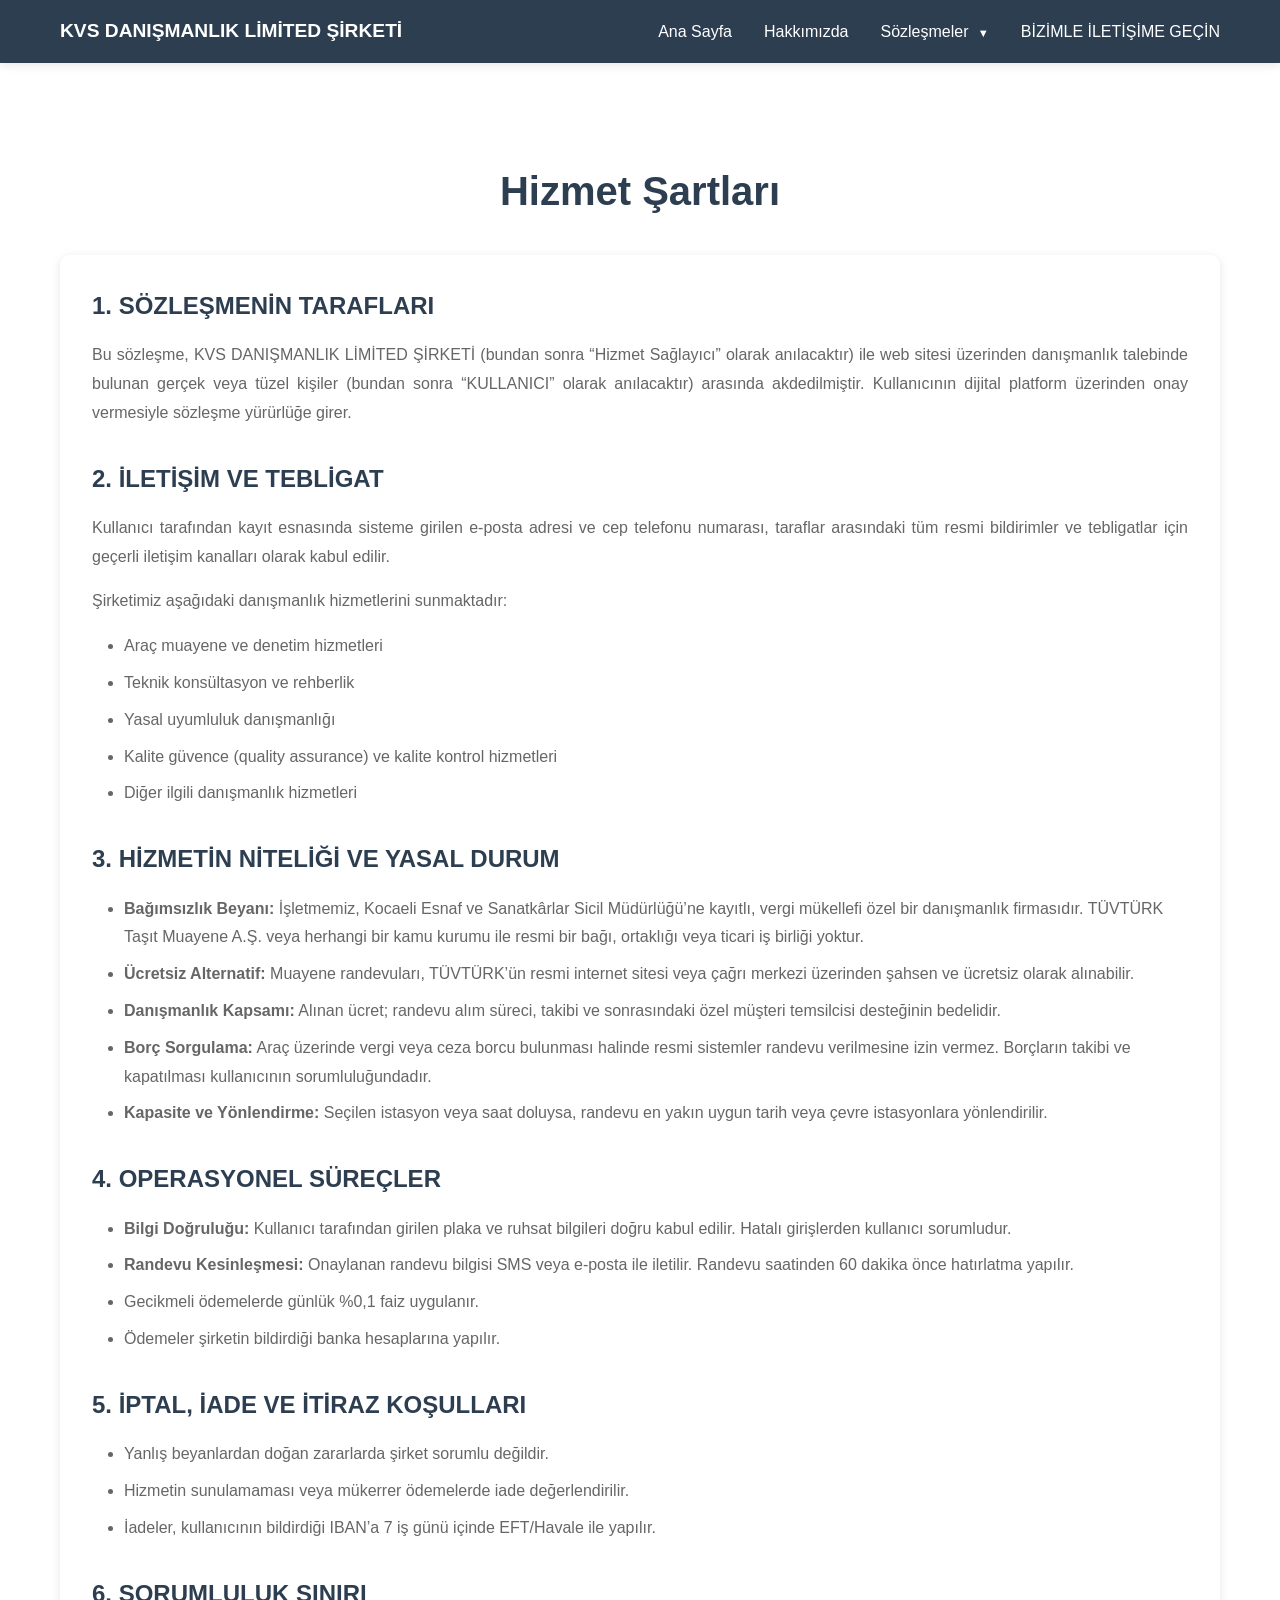
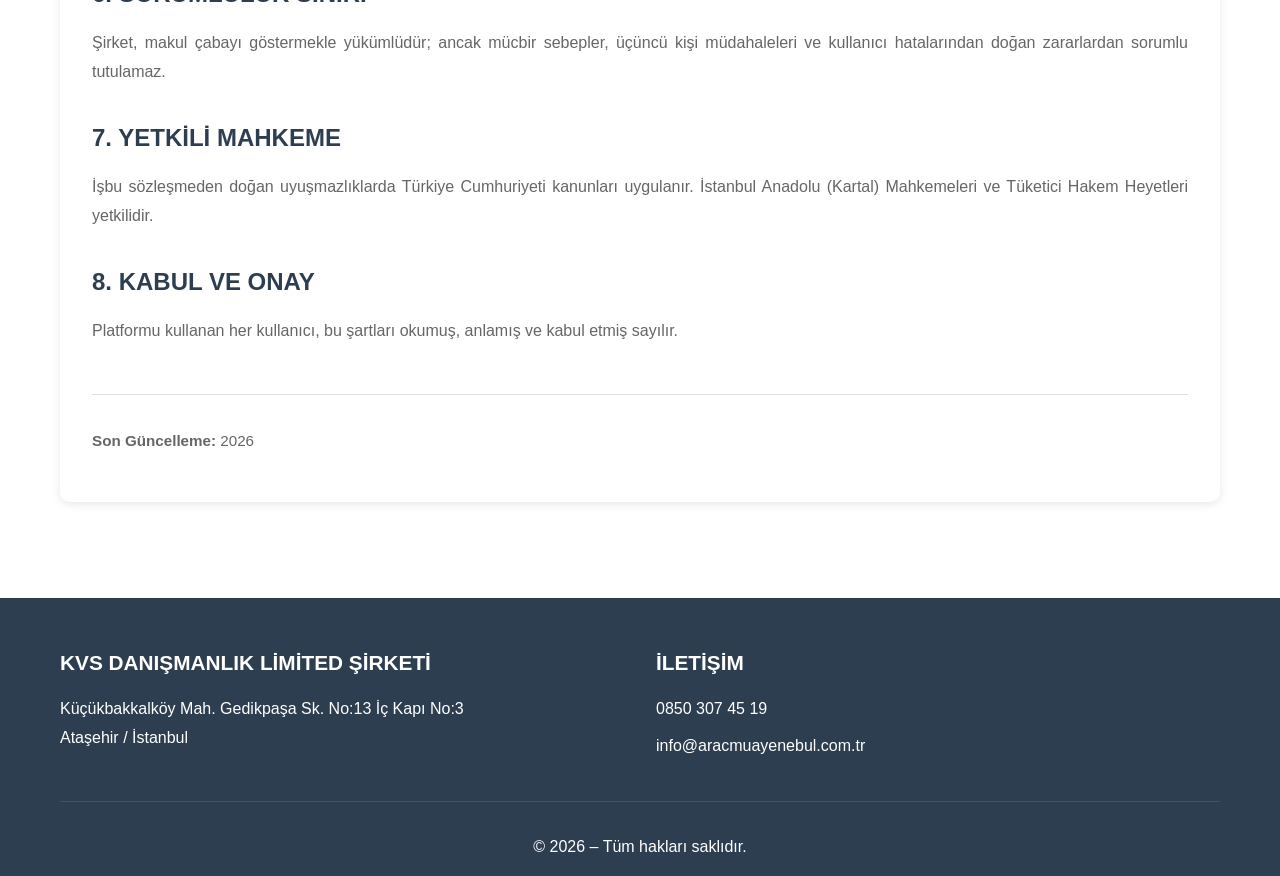
<file: sozlesmeler/hizmet-sartlari.html>
<!DOCTYPE html>
<html lang="tr">
<head>
    <meta charset="UTF-8">
    <meta name="viewport" content="width=device-width, initial-scale=1.0">
    <title>Hizmet Şartları - Danışmanlık Hizmetleri</title>
    <link rel="stylesheet" href="../style.css">
</head>
<body>
    <!-- Header -->
    <header class="header">
        <div class="container">
            <div class="header-content">
                <div class="logo">
                    <h1>KVS DANIŞMANLIK LİMİTED ŞİRKETİ</h1>
                </div>
                <nav class="nav">
                    <button class="menu-toggle" aria-label="Menu">
                        <span></span>
                        <span></span>
                        <span></span>
                    </button>
                    <ul class="nav-menu">
                        <li><a href="../index.html">Ana Sayfa</a></li>
                        <li><a href="../hakkimizda.html">Hakkımızda</a></li>
                        <li class="dropdown">
                            <a href="hizmet-sartlari.html">Sözleşmeler <span class="arrow">▼</span></a>
                            <ul class="dropdown-menu">
                                <li><a href="hizmet-sartlari.html" class="active">Hizmet Şartları</a></li>
                                <li><a href="gizlilik-guven.html">Gizlilik ve Güven Sözleşmesi</a></li>
                                <li><a href="aydinlatma-metni.html">Aydınlatma Metni ve Veri Korumaya İlişkin Açıklamalar</a></li>
                                <li><a href="kisisel-veriler.html">Kişisel Verilerin Korunması ve İşlenmesi Politikası</a></li>
                            </ul>
                        </li>
                        <li><a href="../iletisim.html">BİZİMLE İLETİŞİME GEÇİN</a></li>
                    </ul>
                </nav>
            </div>
        </div>
    </header>

    <!-- Main Content -->
    <main class="main-content">
        <section class="page-section">
            <div class="container">
                <h1>Hizmet Şartları</h1>

                <div class="legal-content">
                    <h2>1. SÖZLEŞMENİN TARAFLARI</h2>
                    <p>
                        Bu sözleşme, KVS DANIŞMANLIK LİMİTED ŞİRKETİ
                        (bundan sonra “Hizmet Sağlayıcı” olarak anılacaktır)
                        ile web sitesi üzerinden danışmanlık talebinde bulunan
                        gerçek veya tüzel kişiler (bundan sonra “KULLANICI” olarak
                        anılacaktır) arasında akdedilmiştir.
                        Kullanıcının dijital platform üzerinden onay vermesiyle
                        sözleşme yürürlüğe girer.
                    </p>

                    <h2>2. İLETİŞİM VE TEBLİGAT</h2>
                    <p>
                        Kullanıcı tarafından kayıt esnasında sisteme girilen e-posta
                        adresi ve cep telefonu numarası, taraflar arasındaki tüm
                        resmi bildirimler ve tebligatlar için geçerli iletişim
                        kanalları olarak kabul edilir.
                    </p>

                    <p>Şirketimiz aşağıdaki danışmanlık hizmetlerini sunmaktadır:</p>
                    <ul>
                        <li>Araç muayene ve denetim hizmetleri</li>
                        <li>Teknik konsültasyon ve rehberlik</li>
                        <li>Yasal uyumluluk danışmanlığı</li>
                        <li>Kalite güvence (quality assurance) ve kalite kontrol hizmetleri</li>
                        <li>Diğer ilgili danışmanlık hizmetleri</li>
                    </ul>

                    <h2>3. HİZMETİN NİTELİĞİ VE YASAL DURUM</h2>
                    <ul>
                        <li>
                            <strong>Bağımsızlık Beyanı:</strong>
                            İşletmemiz, Kocaeli Esnaf ve Sanatkârlar Sicil Müdürlüğü’ne
                            kayıtlı, vergi mükellefi özel bir danışmanlık firmasıdır.
                            TÜVTÜRK Taşıt Muayene A.Ş. veya herhangi bir kamu kurumu ile
                            resmi bir bağı, ortaklığı veya ticari iş birliği yoktur.
                        </li>
                        <li>
                            <strong>Ücretsiz Alternatif:</strong>
                            Muayene randevuları, TÜVTÜRK’ün resmi internet sitesi veya
                            çağrı merkezi üzerinden şahsen ve ücretsiz olarak alınabilir.
                        </li>
                        <li>
                            <strong>Danışmanlık Kapsamı:</strong>
                            Alınan ücret; randevu alım süreci, takibi ve sonrasındaki
                            özel müşteri temsilcisi desteğinin bedelidir.
                        </li>
                        <li>
                            <strong>Borç Sorgulama:</strong>
                            Araç üzerinde vergi veya ceza borcu bulunması halinde
                            resmi sistemler randevu verilmesine izin vermez.
                            Borçların takibi ve kapatılması kullanıcının sorumluluğundadır.
                        </li>
                        <li>
                            <strong>Kapasite ve Yönlendirme:</strong>
                            Seçilen istasyon veya saat doluysa, randevu en yakın
                            uygun tarih veya çevre istasyonlara yönlendirilir.
                        </li>
                    </ul>

                    <h2>4. OPERASYONEL SÜREÇLER</h2>
                    <ul>
                        <li>
                            <strong>Bilgi Doğruluğu:</strong>
                            Kullanıcı tarafından girilen plaka ve ruhsat bilgileri
                            doğru kabul edilir. Hatalı girişlerden kullanıcı sorumludur.
                        </li>
                        <li>
                            <strong>Randevu Kesinleşmesi:</strong>
                            Onaylanan randevu bilgisi SMS veya e-posta ile iletilir.
                            Randevu saatinden 60 dakika önce hatırlatma yapılır.
                        </li>
                        <li>Gecikmeli ödemelerde günlük %0,1 faiz uygulanır.</li>
                        <li>Ödemeler şirketin bildirdiği banka hesaplarına yapılır.</li>
                    </ul>

                    <h2>5. İPTAL, İADE VE İTİRAZ KOŞULLARI</h2>
                    <ul>
                        <li>
                            Yanlış beyanlardan doğan zararlarda şirket sorumlu değildir.
                        </li>
                        <li>
                            Hizmetin sunulamaması veya mükerrer ödemelerde iade değerlendirilir.
                        </li>
                        <li>
                            İadeler, kullanıcının bildirdiği IBAN’a 7 iş günü içinde
                            EFT/Havale ile yapılır.
                        </li>
                    </ul>

                    <h2>6. SORUMLULUK SINIRI</h2>
                    <p>
                        Şirket, makul çabayı göstermekle yükümlüdür; ancak mücbir
                        sebepler, üçüncü kişi müdahaleleri ve kullanıcı hatalarından
                        doğan zararlardan sorumlu tutulamaz.
                    </p>

                    <h2>7. YETKİLİ MAHKEME</h2>
                    <p>
                        İşbu sözleşmeden doğan uyuşmazlıklarda Türkiye Cumhuriyeti
                        kanunları uygulanır. İstanbul Anadolu (Kartal) Mahkemeleri
                        ve Tüketici Hakem Heyetleri yetkilidir.
                    </p>

                    <h2>8. KABUL VE ONAY</h2>
                    <p>
                        Platformu kullanan her kullanıcı, bu şartları okumuş,
                        anlamış ve kabul etmiş sayılır.
                    </p>

                    <p class="legal-footer"><strong>Son Güncelleme:</strong> 2026</p>
                </div>
            </div>
        </section>
    </main>

    <!-- Footer -->
    <footer class="footer">
        <div class="container">
            <div class="footer-content">
                <div class="footer-section">
                    <h3>KVS DANIŞMANLIK LİMİTED ŞİRKETİ</h3>
                    <p>
                        Küçükbakkalköy Mah. Gedikpaşa Sk. No:13 İç Kapı No:3<br>
                        Ataşehir / İstanbul
                    </p>
                </div>
                <div class="footer-section">
                    <h3>İLETİŞİM</h3>
                    <p><a href="tel:08503074519">0850 307 45 19</a></p>
                    <p><a href="mailto:info@aracmuayenebul.com.tr">info@aracmuayenebul.com.tr</a></p>
                </div>
            </div>
            <div class="footer-bottom">
                <p>&copy; 2026 – Tüm hakları saklıdır.</p>
            </div>
        </div>
    </footer>

    <script src="../script.js"></script>
</body>
</html>
</file>
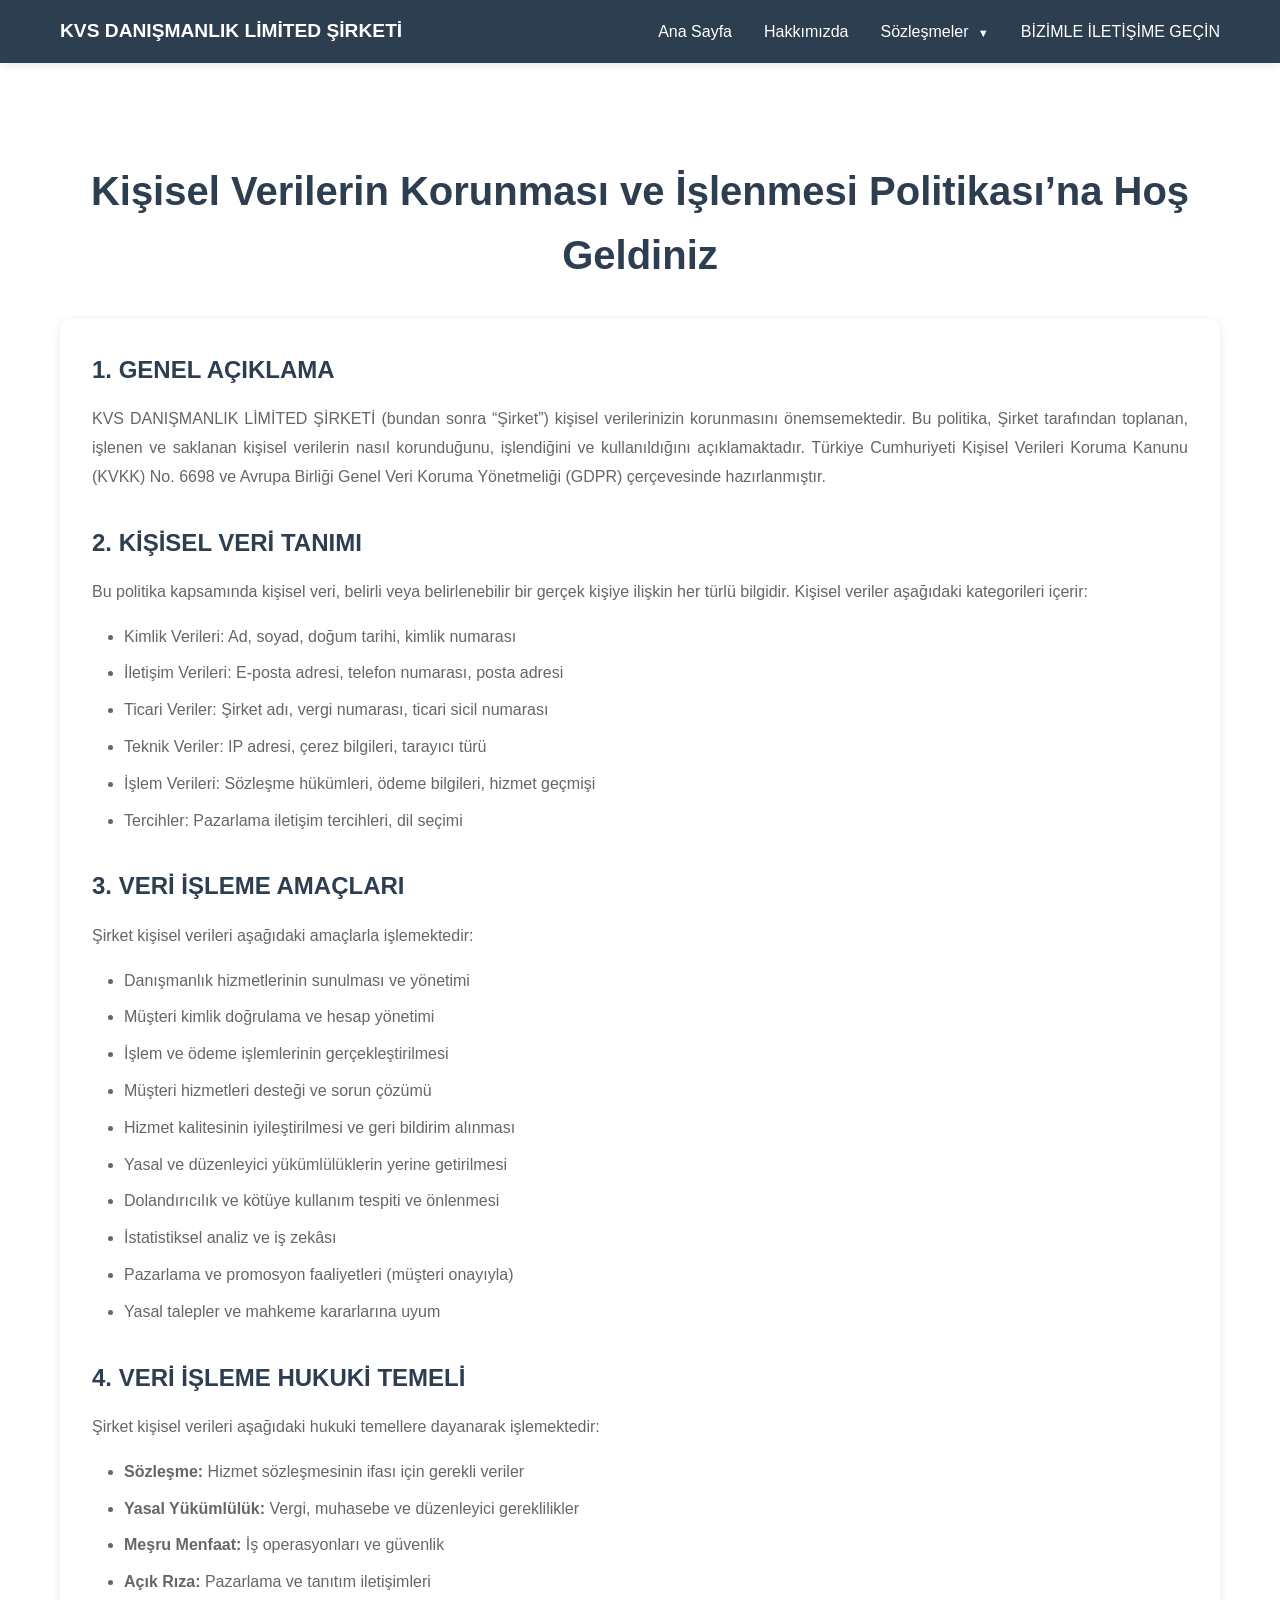
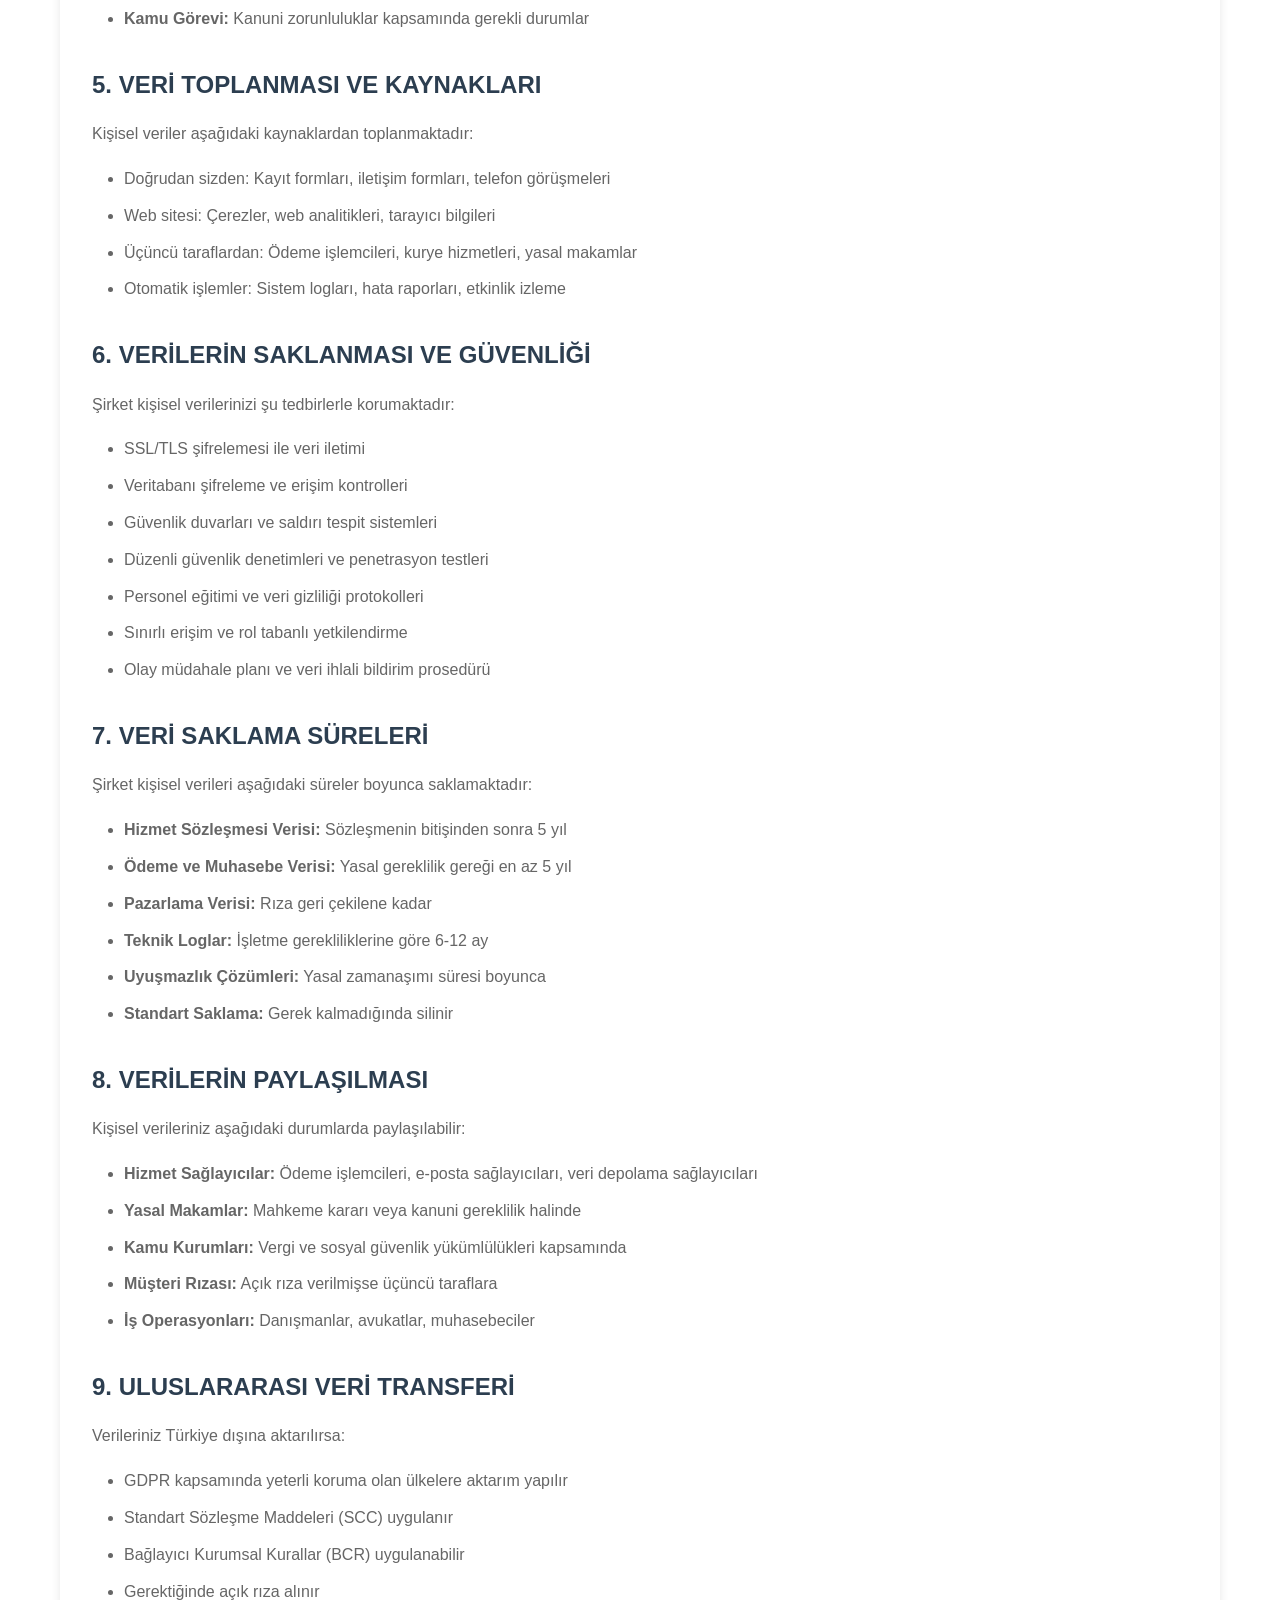
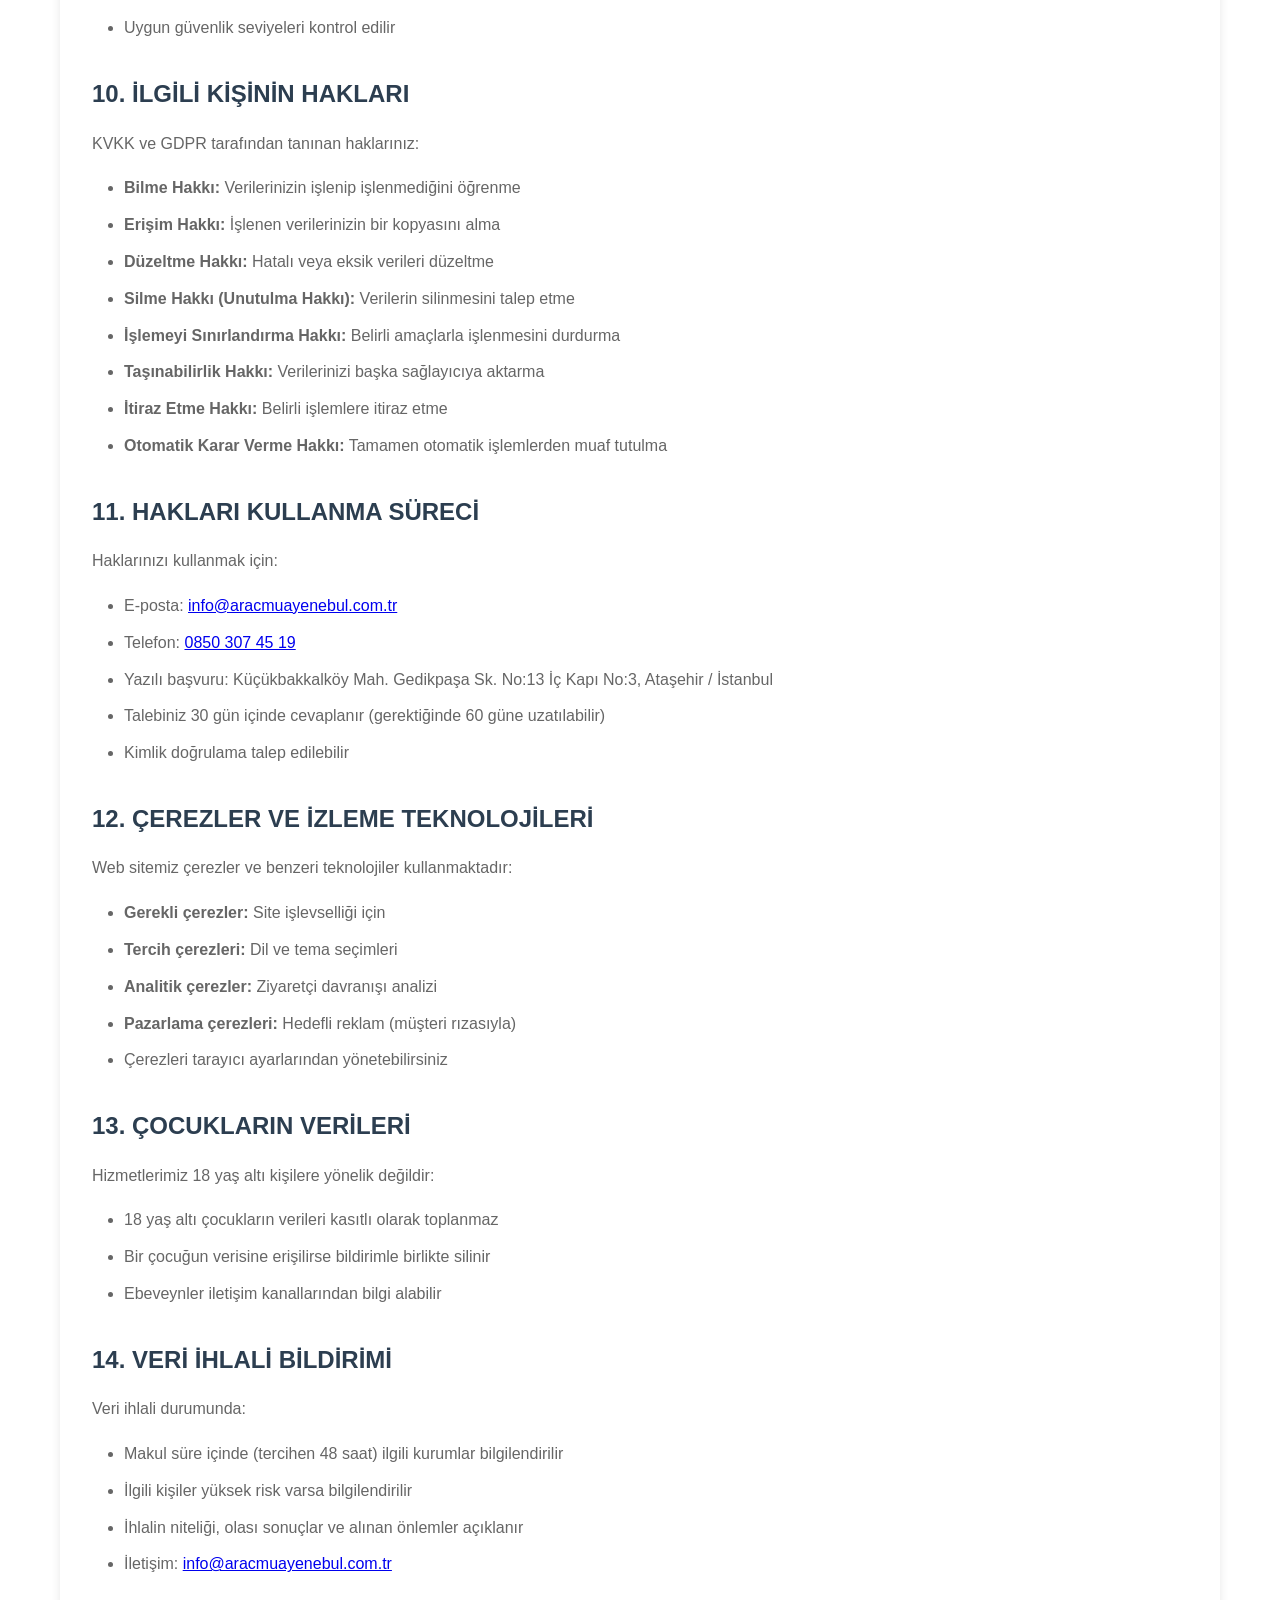
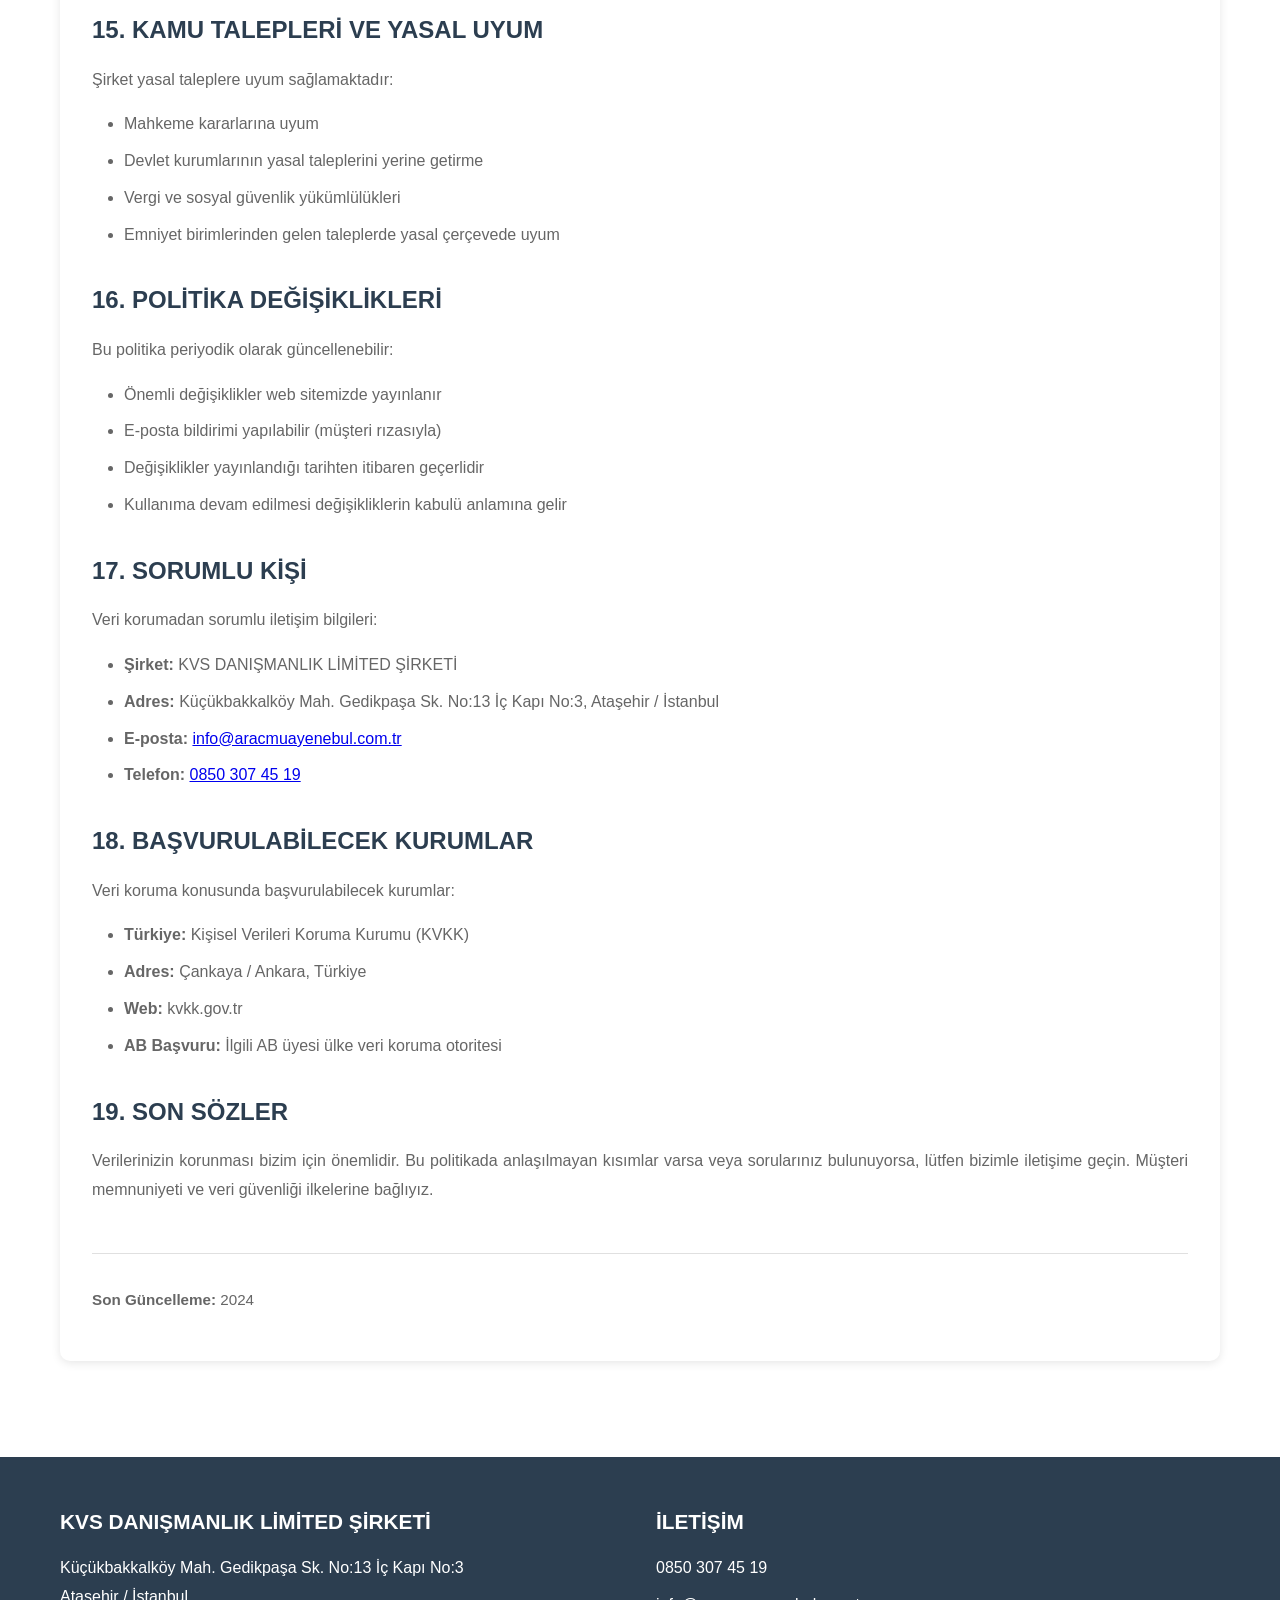
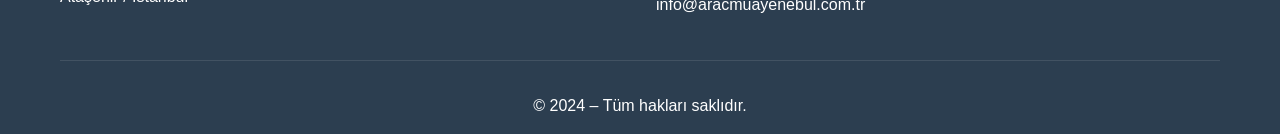
<file: sozlesmeler/kisisel-veriler.html>
<!DOCTYPE html>
<html lang="tr">
<head>
    <meta charset="UTF-8">
    <meta name="viewport" content="width=device-width, initial-scale=1.0">
    <title>Kişisel Verilerin Korunması - Danışmanlık Hizmetleri</title>
    <link rel="stylesheet" href="../style.css">
</head>
<body>
    <!-- Header -->
    <header class="header">
        <div class="container">
            <div class="header-content">
                <div class="logo">
                    <h1>KVS DANIŞMANLIK LİMİTED ŞİRKETİ</h1>
                </div>
                <nav class="nav">
                    <button class="menu-toggle" aria-label="Menü">
                        <span></span>
                        <span></span>
                        <span></span>
                    </button>
                    <ul class="nav-menu">
                        <li><a href="../index.html">Ana Sayfa</a></li>
                        <li><a href="../hakkimizda.html">Hakkımızda</a></li>
                        <li class="dropdown">
                            <a href="hizmet-sartlari.html">Sözleşmeler <span class="arrow">▼</span></a>
                            <ul class="dropdown-menu">
                                <li><a href="hizmet-sartlari.html">Hizmet Şartları</a></li>
                                <li><a href="gizlilik-guven.html">Gizlilik ve Güven Sözleşmesi</a></li>
                                <li><a href="aydinlatma-metni.html">Aydınlatma Metni ve Veri Korumaya İlişkin Açıklamalar</a></li>
                                <li><a href="kisisel-veriler.html" class="active">Kişisel Verilerin Korunması ve İşlenmesi Politikası</a></li>
                            </ul>
                        </li>
                        <li><a href="../iletisim.html">BİZİMLE İLETİŞİME GEÇİN</a></li>
                    </ul>
                </nav>
            </div>
        </div>
    </header>

    <!-- Main Content -->
    <main class="main-content">
        <section class="page-section">
            <div class="container">
                <h1>Kişisel Verilerin Korunması ve İşlenmesi Politikası’na Hoş Geldiniz</h1>

                <div class="legal-content">
                    <h2>1. GENEL AÇIKLAMA</h2>
                    <p>
                        KVS DANIŞMANLIK LİMİTED ŞİRKETİ (bundan sonra “Şirket”) kişisel verilerinizin korunmasını önemsemektedir.
                        Bu politika, Şirket tarafından toplanan, işlenen ve saklanan kişisel verilerin nasıl korunduğunu,
                        işlendiğini ve kullanıldığını açıklamaktadır. Türkiye Cumhuriyeti Kişisel Verileri Koruma Kanunu (KVKK)
                        No. 6698 ve Avrupa Birliği Genel Veri Koruma Yönetmeliği (GDPR) çerçevesinde hazırlanmıştır.
                    </p>

                    <h2>2. KİŞİSEL VERİ TANIMI</h2>
                    <p>
                        Bu politika kapsamında kişisel veri, belirli veya belirlenebilir bir gerçek kişiye ilişkin her türlü bilgidir.
                        Kişisel veriler aşağıdaki kategorileri içerir:
                    </p>
                    <ul>
                        <li>Kimlik Verileri: Ad, soyad, doğum tarihi, kimlik numarası</li>
                        <li>İletişim Verileri: E-posta adresi, telefon numarası, posta adresi</li>
                        <li>Ticari Veriler: Şirket adı, vergi numarası, ticari sicil numarası</li>
                        <li>Teknik Veriler: IP adresi, çerez bilgileri, tarayıcı türü</li>
                        <li>İşlem Verileri: Sözleşme hükümleri, ödeme bilgileri, hizmet geçmişi</li>
                        <li>Tercihler: Pazarlama iletişim tercihleri, dil seçimi</li>
                    </ul>

                    <h2>3. VERİ İŞLEME AMAÇLARI</h2>
                    <p>Şirket kişisel verileri aşağıdaki amaçlarla işlemektedir:</p>
                    <ul>
                        <li>Danışmanlık hizmetlerinin sunulması ve yönetimi</li>
                        <li>Müşteri kimlik doğrulama ve hesap yönetimi</li>
                        <li>İşlem ve ödeme işlemlerinin gerçekleştirilmesi</li>
                        <li>Müşteri hizmetleri desteği ve sorun çözümü</li>
                        <li>Hizmet kalitesinin iyileştirilmesi ve geri bildirim alınması</li>
                        <li>Yasal ve düzenleyici yükümlülüklerin yerine getirilmesi</li>
                        <li>Dolandırıcılık ve kötüye kullanım tespiti ve önlenmesi</li>
                        <li>İstatistiksel analiz ve iş zekâsı</li>
                        <li>Pazarlama ve promosyon faaliyetleri (müşteri onayıyla)</li>
                        <li>Yasal talepler ve mahkeme kararlarına uyum</li>
                    </ul>

                    <h2>4. VERİ İŞLEME HUKUKİ TEMELİ</h2>
                    <p>Şirket kişisel verileri aşağıdaki hukuki temellere dayanarak işlemektedir:</p>
                    <ul>
                        <li><strong>Sözleşme:</strong> Hizmet sözleşmesinin ifası için gerekli veriler</li>
                        <li><strong>Yasal Yükümlülük:</strong> Vergi, muhasebe ve düzenleyici gereklilikler</li>
                        <li><strong>Meşru Menfaat:</strong> İş operasyonları ve güvenlik</li>
                        <li><strong>Açık Rıza:</strong> Pazarlama ve tanıtım iletişimleri</li>
                        <li><strong>Kamu Görevi:</strong> Kanuni zorunluluklar kapsamında gerekli durumlar</li>
                    </ul>

                    <h2>5. VERİ TOPLANMASI VE KAYNAKLARI</h2>
                    <p>Kişisel veriler aşağıdaki kaynaklardan toplanmaktadır:</p>
                    <ul>
                        <li>Doğrudan sizden: Kayıt formları, iletişim formları, telefon görüşmeleri</li>
                        <li>Web sitesi: Çerezler, web analitikleri, tarayıcı bilgileri</li>
                        <li>Üçüncü taraflardan: Ödeme işlemcileri, kurye hizmetleri, yasal makamlar</li>
                        <li>Otomatik işlemler: Sistem logları, hata raporları, etkinlik izleme</li>
                    </ul>

                    <h2>6. VERİLERİN SAKLANMASI VE GÜVENLİĞİ</h2>
                    <p>Şirket kişisel verilerinizi şu tedbirlerle korumaktadır:</p>
                    <ul>
                        <li>SSL/TLS şifrelemesi ile veri iletimi</li>
                        <li>Veritabanı şifreleme ve erişim kontrolleri</li>
                        <li>Güvenlik duvarları ve saldırı tespit sistemleri</li>
                        <li>Düzenli güvenlik denetimleri ve penetrasyon testleri</li>
                        <li>Personel eğitimi ve veri gizliliği protokolleri</li>
                        <li>Sınırlı erişim ve rol tabanlı yetkilendirme</li>
                        <li>Olay müdahale planı ve veri ihlali bildirim prosedürü</li>
                    </ul>

                    <h2>7. VERİ SAKLAMA SÜRELERİ</h2>
                    <p>Şirket kişisel verileri aşağıdaki süreler boyunca saklamaktadır:</p>
                    <ul>
                        <li><strong>Hizmet Sözleşmesi Verisi:</strong> Sözleşmenin bitişinden sonra 5 yıl</li>
                        <li><strong>Ödeme ve Muhasebe Verisi:</strong> Yasal gereklilik gereği en az 5 yıl</li>
                        <li><strong>Pazarlama Verisi:</strong> Rıza geri çekilene kadar</li>
                        <li><strong>Teknik Loglar:</strong> İşletme gerekliliklerine göre 6-12 ay</li>
                        <li><strong>Uyuşmazlık Çözümleri:</strong> Yasal zamanaşımı süresi boyunca</li>
                        <li><strong>Standart Saklama:</strong> Gerek kalmadığında silinir</li>
                    </ul>

                    <h2>8. VERİLERİN PAYLAŞILMASI</h2>
                    <p>Kişisel verileriniz aşağıdaki durumlarda paylaşılabilir:</p>
                    <ul>
                        <li><strong>Hizmet Sağlayıcılar:</strong> Ödeme işlemcileri, e-posta sağlayıcıları, veri depolama sağlayıcıları</li>
                        <li><strong>Yasal Makamlar:</strong> Mahkeme kararı veya kanuni gereklilik halinde</li>
                        <li><strong>Kamu Kurumları:</strong> Vergi ve sosyal güvenlik yükümlülükleri kapsamında</li>
                        <li><strong>Müşteri Rızası:</strong> Açık rıza verilmişse üçüncü taraflara</li>
                        <li><strong>İş Operasyonları:</strong> Danışmanlar, avukatlar, muhasebeciler</li>
                    </ul>

                    <h2>9. ULUSLARARASI VERİ TRANSFERİ</h2>
                    <p>Verileriniz Türkiye dışına aktarılırsa:</p>
                    <ul>
                        <li>GDPR kapsamında yeterli koruma olan ülkelere aktarım yapılır</li>
                        <li>Standart Sözleşme Maddeleri (SCC) uygulanır</li>
                        <li>Bağlayıcı Kurumsal Kurallar (BCR) uygulanabilir</li>
                        <li>Gerektiğinde açık rıza alınır</li>
                        <li>Uygun güvenlik seviyeleri kontrol edilir</li>
                    </ul>

                    <h2>10. İLGİLİ KİŞİNİN HAKLARI</h2>
                    <p>KVKK ve GDPR tarafından tanınan haklarınız:</p>
                    <ul>
                        <li><strong>Bilme Hakkı:</strong> Verilerinizin işlenip işlenmediğini öğrenme</li>
                        <li><strong>Erişim Hakkı:</strong> İşlenen verilerinizin bir kopyasını alma</li>
                        <li><strong>Düzeltme Hakkı:</strong> Hatalı veya eksik verileri düzeltme</li>
                        <li><strong>Silme Hakkı (Unutulma Hakkı):</strong> Verilerin silinmesini talep etme</li>
                        <li><strong>İşlemeyi Sınırlandırma Hakkı:</strong> Belirli amaçlarla işlenmesini durdurma</li>
                        <li><strong>Taşınabilirlik Hakkı:</strong> Verilerinizi başka sağlayıcıya aktarma</li>
                        <li><strong>İtiraz Etme Hakkı:</strong> Belirli işlemlere itiraz etme</li>
                        <li><strong>Otomatik Karar Verme Hakkı:</strong> Tamamen otomatik işlemlerden muaf tutulma</li>
                    </ul>

                    <h2>11. HAKLARI KULLANMA SÜRECİ</h2>
                    <p>Haklarınızı kullanmak için:</p>
                    <ul>
                        <li>E-posta: <a href="mailto:info@aracmuayenebul.com.tr">info@aracmuayenebul.com.tr</a></li>
                        <li>Telefon: <a href="tel:08503074519">0850 307 45 19</a></li>
                        <li>Yazılı başvuru: Küçükbakkalköy Mah. Gedikpaşa Sk. No:13 İç Kapı No:3, Ataşehir / İstanbul</li>
                        <li>Talebiniz 30 gün içinde cevaplanır (gerektiğinde 60 güne uzatılabilir)</li>
                        <li>Kimlik doğrulama talep edilebilir</li>
                    </ul>

                    <h2>12. ÇEREZLER VE İZLEME TEKNOLOJİLERİ</h2>
                    <p>Web sitemiz çerezler ve benzeri teknolojiler kullanmaktadır:</p>
                    <ul>
                        <li><strong>Gerekli çerezler:</strong> Site işlevselliği için</li>
                        <li><strong>Tercih çerezleri:</strong> Dil ve tema seçimleri</li>
                        <li><strong>Analitik çerezler:</strong> Ziyaretçi davranışı analizi</li>
                        <li><strong>Pazarlama çerezleri:</strong> Hedefli reklam (müşteri rızasıyla)</li>
                        <li>Çerezleri tarayıcı ayarlarından yönetebilirsiniz</li>
                    </ul>

                    <h2>13. ÇOCUKLARIN VERİLERİ</h2>
                    <p>Hizmetlerimiz 18 yaş altı kişilere yönelik değildir:</p>
                    <ul>
                        <li>18 yaş altı çocukların verileri kasıtlı olarak toplanmaz</li>
                        <li>Bir çocuğun verisine erişilirse bildirimle birlikte silinir</li>
                        <li>Ebeveynler iletişim kanallarından bilgi alabilir</li>
                    </ul>

                    <h2>14. VERİ İHLALİ BİLDİRİMİ</h2>
                    <p>Veri ihlali durumunda:</p>
                    <ul>
                        <li>Makul süre içinde (tercihen 48 saat) ilgili kurumlar bilgilendirilir</li>
                        <li>İlgili kişiler yüksek risk varsa bilgilendirilir</li>
                        <li>İhlalin niteliği, olası sonuçlar ve alınan önlemler açıklanır</li>
                        <li>İletişim: <a href="mailto:info@aracmuayenebul.com.tr">info@aracmuayenebul.com.tr</a></li>
                    </ul>

                    <h2>15. KAMU TALEPLERİ VE YASAL UYUM</h2>
                    <p>Şirket yasal taleplere uyum sağlamaktadır:</p>
                    <ul>
                        <li>Mahkeme kararlarına uyum</li>
                        <li>Devlet kurumlarının yasal taleplerini yerine getirme</li>
                        <li>Vergi ve sosyal güvenlik yükümlülükleri</li>
                        <li>Emniyet birimlerinden gelen taleplerde yasal çerçevede uyum</li>
                    </ul>

                    <h2>16. POLİTİKA DEĞİŞİKLİKLERİ</h2>
                    <p>Bu politika periyodik olarak güncellenebilir:</p>
                    <ul>
                        <li>Önemli değişiklikler web sitemizde yayınlanır</li>
                        <li>E-posta bildirimi yapılabilir (müşteri rızasıyla)</li>
                        <li>Değişiklikler yayınlandığı tarihten itibaren geçerlidir</li>
                        <li>Kullanıma devam edilmesi değişikliklerin kabulü anlamına gelir</li>
                    </ul>

                    <h2>17. SORUMLU KİŞİ</h2>
                    <p>Veri korumadan sorumlu iletişim bilgileri:</p>
                    <ul>
                        <li><strong>Şirket:</strong> KVS DANIŞMANLIK LİMİTED ŞİRKETİ</li>
                        <li><strong>Adres:</strong> Küçükbakkalköy Mah. Gedikpaşa Sk. No:13 İç Kapı No:3, Ataşehir / İstanbul</li>
                        <li><strong>E-posta:</strong> <a href="mailto:info@aracmuayenebul.com.tr">info@aracmuayenebul.com.tr</a></li>
                        <li><strong>Telefon:</strong> <a href="tel:08503074519">0850 307 45 19</a></li>
                    </ul>

                    <h2>18. BAŞVURULABİLECEK KURUMLAR</h2>
                    <p>Veri koruma konusunda başvurulabilecek kurumlar:</p>
                    <ul>
                        <li><strong>Türkiye:</strong> Kişisel Verileri Koruma Kurumu (KVKK)</li>
                        <li><strong>Adres:</strong> Çankaya / Ankara, Türkiye</li>
                        <li><strong>Web:</strong> kvkk.gov.tr</li>
                        <li><strong>AB Başvuru:</strong> İlgili AB üyesi ülke veri koruma otoritesi</li>
                    </ul>

                    <h2>19. SON SÖZLER</h2>
                    <p>
                        Verilerinizin korunması bizim için önemlidir. Bu politikada anlaşılmayan
                        kısımlar varsa veya sorularınız bulunuyorsa, lütfen bizimle iletişime geçin.
                        Müşteri memnuniyeti ve veri güvenliği ilkelerine bağlıyız.
                    </p>

                    <p class="legal-footer"><strong>Son Güncelleme:</strong> 2024</p>
                </div>
            </div>
        </section>
    </main>

    <!-- Footer -->
    <footer class="footer">
        <div class="container">
            <div class="footer-content">
                <div class="footer-section">
                    <h3>KVS DANIŞMANLIK LİMİTED ŞİRKETİ</h3>
                    <p>
                        Küçükbakkalköy Mah. Gedikpaşa Sk. No:13 İç Kapı No:3<br>
                        Ataşehir / İstanbul
                    </p>
                </div>
                <div class="footer-section">
                    <h3>İLETİŞİM</h3>
                    <p><a href="tel:08503074519">0850 307 45 19</a></p>
                    <p><a href="mailto:info@aracmuayenebul.com.tr">info@aracmuayenebul.com.tr</a></p>
                </div>
            </div>
            <div class="footer-bottom">
                <p>&copy; 2024 – Tüm hakları saklıdır.</p>
            </div>
        </div>
    </footer>

    <script src="../script.js"></script>
</body>
</html>
</file>
<file: style.css>
/* Reset & Base Styles */
* {
    margin: 0;
    padding: 0;
    box-sizing: border-box;
}

:root {
    --primary-color: #2c3e50;
    --secondary-color: #3498db;
    --accent-color: #e74c3c;
    --text-color: #333;
    --light-bg: #f8f9fa;
    --white: #ffffff;
    --border-color: #e0e0e0;
    --shadow: 0 2px 10px rgba(0, 0, 0, 0.1);
    --shadow-hover: 0 4px 20px rgba(0, 0, 0, 0.15);
}

body {
    font-family: 'Segoe UI', Tahoma, Geneva, Verdana, sans-serif;
    line-height: 1.6;
    color: var(--text-color);
    background-color: var(--white);
}

.container {
    max-width: 1200px;
    margin: 0 auto;
    padding: 0 20px;
}

/* Header */
.header {
    background-color: var(--primary-color);
    color: var(--white);
    padding: 1rem 0;
    position: sticky;
    top: 0;
    z-index: 1000;
    box-shadow: var(--shadow);
}

.header-content {
    display: flex;
    justify-content: space-between;
    align-items: center;
}

.logo h1 {
    font-size: 1.2rem;
    font-weight: 600;
}

.nav-menu {
    display: flex;
    list-style: none;
    gap: 2rem;
    align-items: center;
}

.nav-menu a {
    color: var(--white);
    text-decoration: none;
    font-weight: 500;
    transition: color 0.3s;
    position: relative;
}

.nav-menu a:hover,
.nav-menu a.active {
    color: var(--secondary-color);
}

.nav-menu a.active::after {
    content: '';
    position: absolute;
    bottom: -5px;
    left: 0;
    width: 100%;
    height: 2px;
    background-color: var(--secondary-color);
}

/* Dropdown Menu */
.dropdown {
    position: relative;
}

.dropdown-menu {
    position: absolute;
    top: 100%;
    left: 0;
    background-color: var(--white);
    min-width: 250px;
    box-shadow: var(--shadow);
    border-radius: 5px;
    padding: 0.5rem 0;
    margin-top: 0.5rem;
    opacity: 0;
    visibility: hidden;
    transform: translateY(-10px);
    transition: all 0.3s;
    list-style: none;
}

.dropdown:hover .dropdown-menu {
    opacity: 1;
    visibility: visible;
    transform: translateY(0);
}

.dropdown-menu a {
    color: var(--text-color);
    display: block;
    padding: 0.75rem 1.5rem;
    text-decoration: none;
    transition: background-color 0.3s;
}

.dropdown-menu a:hover {
    background-color: var(--light-bg);
    color: var(--secondary-color);
}

.arrow {
    font-size: 0.7rem;
    margin-left: 0.3rem;
}

/* Menu Toggle (Mobile) */
.menu-toggle {
    display: none;
    flex-direction: column;
    background: none;
    border: none;
    cursor: pointer;
    padding: 0.5rem;
}

.menu-toggle span {
    width: 25px;
    height: 3px;
    background-color: var(--white);
    margin: 3px 0;
    transition: 0.3s;
}

/* Hero Section */
.hero {
    background: linear-gradient(135deg, var(--primary-color) 0%, var(--secondary-color) 100%);
    color: var(--white);
    padding: 4rem 0;
    text-align: center;
}

.hero-content h2 {
    font-size: 2.5rem;
    margin-bottom: 1rem;
    font-weight: 700;
}

.hero-subtitle {
    font-size: 1.3rem;
    margin-bottom: 2rem;
    font-style: italic;
}

.phone-number {
    font-size: 2rem;
    font-weight: bold;
}

.phone-number a {
    color: var(--white);
    text-decoration: none;
    transition: transform 0.3s;
    display: inline-block;
}

.phone-number a:hover {
    transform: scale(1.1);
}

/* Main Content */
.main-content {
    padding: 3rem 0;
}

/* Info Section */
.info-section {
    background-color: var(--light-bg);
    padding: 3rem 0;
    text-align: center;
}

.info-section h2 {
    font-size: 2rem;
    margin-bottom: 2rem;
    color: var(--primary-color);
}

.notice-box {
    background-color: #fff3cd;
    border-left: 4px solid #ffc107;
    padding: 1.5rem;
    margin: 2rem 0;
    border-radius: 5px;
    text-align: left;
}

.notice-box p {
    margin: 0;
    font-style: italic;
}

.stats-grid {
    display: grid;
    grid-template-columns: repeat(auto-fit, minmax(250px, 1fr));
    gap: 2rem;
    margin-top: 3rem;
}

.stat-card {
    background-color: var(--white);
    padding: 2rem;
    border-radius: 10px;
    box-shadow: var(--shadow);
    text-align: center;
    transition: transform 0.3s, box-shadow 0.3s;
}

.stat-card:hover {
    transform: translateY(-5px);
    box-shadow: var(--shadow-hover);
}

.stat-number {
    font-size: 3rem;
    font-weight: bold;
    color: var(--secondary-color);
    margin-bottom: 0.5rem;
}

.stat-label {
    font-size: 1rem;
    color: var(--text-color);
    font-weight: 500;
}

/* About Section */
.about-section {
    padding: 3rem 0;
}

.about-section h2 {
    font-size: 2rem;
    margin-bottom: 1rem;
    color: var(--primary-color);
    text-align: center;
}

.section-intro {
    text-align: center;
    font-size: 1.1rem;
    margin-bottom: 3rem;
    color: #666;
}

.process-steps {
    display: grid;
    grid-template-columns: repeat(auto-fit, minmax(300px, 1fr));
    gap: 2rem;
    margin-top: 2rem;
}

.step-card {
    background-color: var(--white);
    padding: 2rem;
    border-radius: 10px;
    box-shadow: var(--shadow);
    text-align: center;
    transition: transform 0.3s;
    border-top: 4px solid var(--secondary-color);
}

.step-card:hover {
    transform: translateY(-5px);
}

.step-number {
    font-size: 3rem;
    font-weight: bold;
    color: var(--secondary-color);
    margin-bottom: 1rem;
}

.step-card h3 {
    font-size: 1.3rem;
    margin-bottom: 1rem;
    color: var(--primary-color);
}

.step-card p {
    color: #666;
    line-height: 1.8;
}

/* FAQ Section */
.faq-section {
    background-color: var(--light-bg);
    padding: 3rem 0;
}

.faq-section h2 {
    font-size: 2rem;
    margin-bottom: 1rem;
    color: var(--primary-color);
    text-align: center;
}

.faq-intro {
    text-align: center;
    margin-bottom: 1rem;
    color: #666;
}

.price-notice {
    text-align: center;
    font-size: 1.2rem;
    margin-bottom: 2rem;
    color: var(--accent-color);
}

.faq-grid {
    display: grid;
    grid-template-columns: repeat(auto-fit, minmax(300px, 1fr));
    gap: 2rem;
    margin-top: 2rem;
}

.faq-item {
    background-color: var(--white);
    padding: 2rem;
    border-radius: 10px;
    box-shadow: var(--shadow);
}

.faq-item h3 {
    font-size: 1.3rem;
    margin-bottom: 1rem;
    color: var(--primary-color);
}

.faq-item p {
    color: #666;
    line-height: 1.8;
}

/* Services Section */
.services-section {
    padding: 3rem 0;
}

.services-section h2 {
    font-size: 2rem;
    margin-bottom: 2rem;
    color: var(--primary-color);
    text-align: center;
}

.services-grid {
    display: grid;
    grid-template-columns: repeat(auto-fit, minmax(300px, 1fr));
    gap: 2rem;
}

.service-card {
    background-color: var(--white);
    padding: 2rem;
    border-radius: 10px;
    box-shadow: var(--shadow);
    text-align: center;
    transition: transform 0.3s;
}

.service-card:hover {
    transform: translateY(-5px);
}

.service-icon {
    font-size: 3rem;
    margin-bottom: 1rem;
}

.service-card h3 {
    font-size: 1.5rem;
    margin-bottom: 1rem;
    color: var(--primary-color);
}

.service-card p {
    color: #666;
    margin-bottom: 1rem;
}

.service-description {
    text-align: left;
    line-height: 1.8;
    font-size: 0.95rem;
}

/* Contact CTA Section */
.contact-cta {
    background: linear-gradient(135deg, var(--primary-color) 0%, var(--secondary-color) 100%);
    color: var(--white);
    padding: 3rem 0;
    text-align: center;
}

.contact-cta h2 {
    font-size: 2rem;
    margin-bottom: 1rem;
}

.contact-cta p {
    font-size: 1.1rem;
    margin-bottom: 2rem;
    max-width: 800px;
    margin-left: auto;
    margin-right: auto;
}

.cta-buttons {
    display: flex;
    gap: 1rem;
    justify-content: center;
    flex-wrap: wrap;
}

.btn {
    display: inline-block;
    padding: 1rem 2rem;
    text-decoration: none;
    border-radius: 5px;
    font-weight: 600;
    transition: transform 0.3s, box-shadow 0.3s;
}

.btn-primary {
    background-color: var(--white);
    color: var(--primary-color);
}

.btn-primary:hover {
    transform: translateY(-3px);
    box-shadow: var(--shadow-hover);
}

.btn-secondary {
    background-color: transparent;
    color: var(--white);
    border: 2px solid var(--white);
}

.btn-secondary:hover {
    background-color: var(--white);
    color: var(--primary-color);
}

/* Notice Section */
.notice-section {
    padding: 2rem 0;
    text-align: center;
    background-color: var(--light-bg);
}

.notice-section h2 {
    font-size: 1.8rem;
    margin-bottom: 1rem;
    color: var(--primary-color);
}

.notice-section p {
    color: #666;
    max-width: 800px;
    margin: 0 auto;
}

/* Footer */
.footer {
    background-color: var(--primary-color);
    color: var(--white);
    padding: 3rem 0 1rem;
}

.footer-content {
    display: grid;
    grid-template-columns: repeat(auto-fit, minmax(250px, 1fr));
    gap: 2rem;
    margin-bottom: 2rem;
}

.footer-section h3 {
    margin-bottom: 1rem;
    font-size: 1.3rem;
}

.footer-section p {
    margin-bottom: 0.5rem;
    line-height: 1.8;
}

.footer-section a {
    color: var(--white);
    text-decoration: none;
    transition: color 0.3s;
}

.footer-section a:hover {
    color: var(--secondary-color);
}

.footer-bottom {
    text-align: center;
    padding-top: 2rem;
    border-top: 1px solid rgba(255, 255, 255, 0.1);
}

/* Page Section */
.page-section {
    padding: 3rem 0;
}

.page-section h1 {
    font-size: 2.5rem;
    color: var(--primary-color);
    margin-bottom: 2rem;
    text-align: center;
}

.content-block {
    background-color: var(--white);
    padding: 2rem;
    border-radius: 10px;
    box-shadow: var(--shadow);
    margin-bottom: 2rem;
}

.content-block h2 {
    font-size: 1.8rem;
    color: var(--primary-color);
    margin-bottom: 1rem;
}

.content-block p {
    color: #666;
    line-height: 1.8;
    margin-bottom: 1rem;
}

.values-list {
    list-style: none;
    padding-left: 0;
}

.values-list li {
    padding: 0.75rem 0;
    border-bottom: 1px solid var(--border-color);
    color: #666;
}

.values-list li:last-child {
    border-bottom: none;
}

.values-list strong {
    color: var(--primary-color);
}

/* Contact Page Styles */
.contact-wrapper {
    display: grid;
    grid-template-columns: 1fr 1fr;
    gap: 3rem;
    margin-top: 2rem;
}

.contact-info {
    background-color: var(--light-bg);
    padding: 2rem;
    border-radius: 10px;
}

.contact-info h2 {
    font-size: 1.8rem;
    color: var(--primary-color);
    margin-bottom: 2rem;
}

.contact-item {
    margin-bottom: 2rem;
}

.contact-item h3 {
    font-size: 1.3rem;
    color: var(--primary-color);
    margin-bottom: 0.5rem;
}

.contact-item p {
    color: #666;
    line-height: 1.8;
}

.contact-item a {
    color: var(--secondary-color);
    text-decoration: none;
    font-weight: 600;
}

.contact-item a:hover {
    text-decoration: underline;
}

.contact-note {
    font-size: 0.9rem;
    color: #999;
    font-style: italic;
}

.contact-form-wrapper {
    background-color: var(--white);
    padding: 2rem;
    border-radius: 10px;
    box-shadow: var(--shadow);
}

.contact-form-wrapper h2 {
    font-size: 1.8rem;
    color: var(--primary-color);
    margin-bottom: 2rem;
}

.contact-form {
    display: flex;
    flex-direction: column;
    gap: 1.5rem;
}

.form-group {
    display: flex;
    flex-direction: column;
}

.form-group label {
    font-weight: 600;
    margin-bottom: 0.5rem;
    color: var(--primary-color);
}

.form-group input,
.form-group textarea {
    padding: 0.75rem;
    border: 1px solid var(--border-color);
    border-radius: 5px;
    font-size: 1rem;
    font-family: inherit;
    transition: border-color 0.3s;
}

.form-group input:focus,
.form-group textarea:focus {
    outline: none;
    border-color: var(--secondary-color);
}

.form-group textarea {
    resize: vertical;
    min-height: 120px;
}

/* Legal Pages Styles */
.legal-content {
    background-color: var(--white);
    padding: 2rem;
    border-radius: 10px;
    box-shadow: var(--shadow);
    margin-top: 2rem;
}

.legal-intro {
    text-align: center;
    color: #666;
    font-size: 1.1rem;
    padding: 2rem;
}

.legal-content h2 {
    font-size: 1.5rem;
    color: var(--primary-color);
    margin-top: 2rem;
    margin-bottom: 1rem;
    font-weight: 600;
}

.legal-content h2:first-child {
    margin-top: 0;
}

.legal-content p {
    color: #666;
    line-height: 1.8;
    margin-bottom: 1rem;
    text-align: justify;
}

.legal-content ul {
    margin-left: 2rem;
    margin-bottom: 1.5rem;
}

.legal-content li {
    color: #666;
    line-height: 1.8;
    margin-bottom: 0.5rem;
}

.legal-footer {
    text-align: center;
    margin-top: 3rem;
    padding-top: 2rem;
    border-top: 1px solid var(--border-color);
    color: #999;
    font-size: 0.95rem;
}

.legal-links {
    display: grid;
    grid-template-columns: repeat(auto-fit, minmax(300px, 1fr));
    gap: 2rem;
    margin-top: 2rem;
}

.legal-link {
    display: block;
    background-color: var(--white);
    padding: 2rem;
    border-radius: 10px;
    box-shadow: var(--shadow);
    text-decoration: none;
    color: var(--text-color);
    transition: transform 0.3s, box-shadow 0.3s;
    border-top: 4px solid var(--secondary-color);
}

.legal-link:hover {
    transform: translateY(-5px);
    box-shadow: var(--shadow-hover);
}

.legal-link h3 {
    font-size: 1.5rem;
    color: var(--primary-color);
    margin-bottom: 1rem;
}

.legal-link p {
    color: #666;
    line-height: 1.8;
}

/* Responsive Design */
@media (max-width: 768px) {
    .menu-toggle {
        display: flex;
    }

    .nav-menu {
        position: fixed;
        top: 70px;
        left: -100%;
        flex-direction: column;
        background-color: var(--primary-color);
        width: 100%;
        text-align: center;
        transition: 0.3s;
        box-shadow: var(--shadow);
        padding: 2rem 0;
    }

    .nav-menu.active {
        left: 0;
    }

    .dropdown-menu {
        position: static;
        opacity: 1;
        visibility: visible;
        transform: none;
        box-shadow: none;
        background-color: rgba(255, 255, 255, 0.1);
        margin-top: 0;
    }

    .hero-content h2 {
        font-size: 1.8rem;
    }

    .hero-subtitle {
        font-size: 1.1rem;
    }

    .phone-number {
        font-size: 1.5rem;
    }

    .stats-grid,
    .process-steps,
    .faq-grid,
    .services-grid {
        grid-template-columns: 1fr;
    }

    .cta-buttons {
        flex-direction: column;
        align-items: center;
    }

    .btn {
        width: 100%;
        max-width: 300px;
    }

    .contact-wrapper {
        grid-template-columns: 1fr;
    }

    .legal-links {
        grid-template-columns: 1fr;
    }

    .page-section h1 {
        font-size: 2rem;
    }
}
</file>
